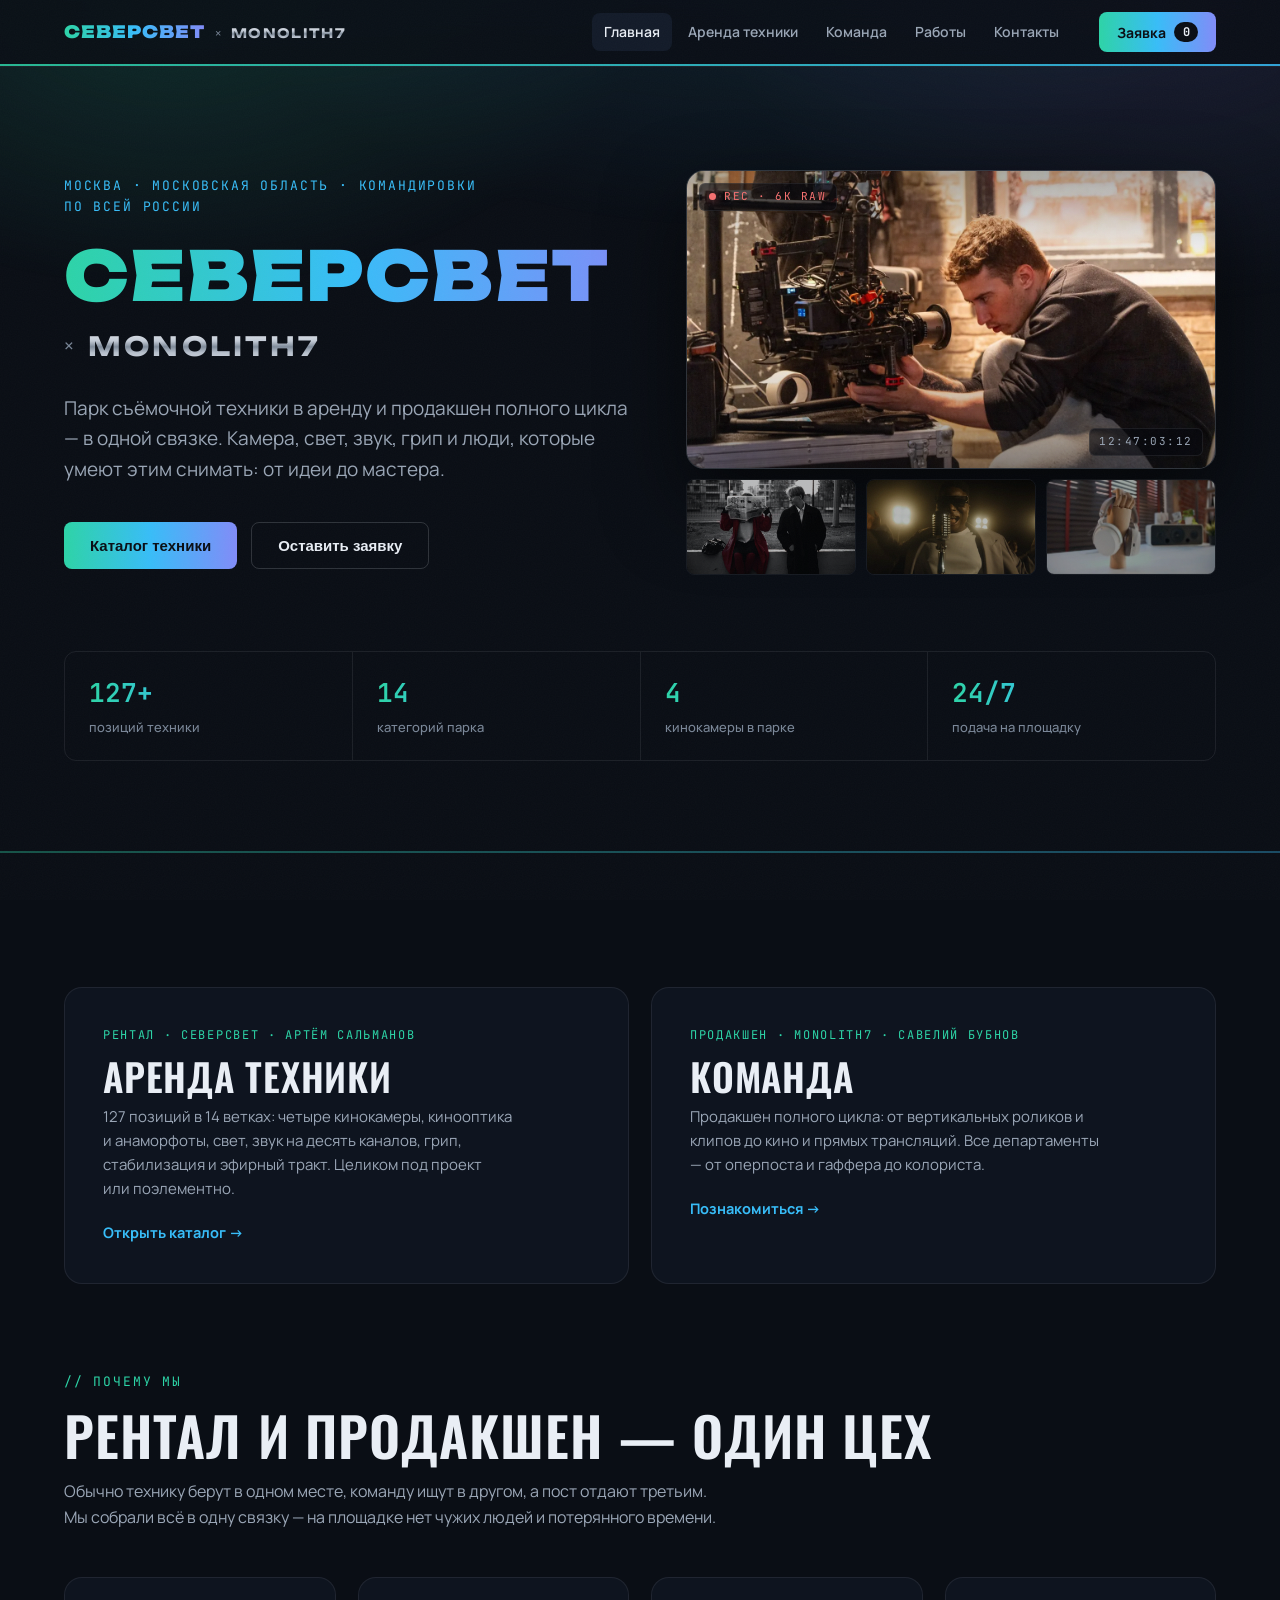
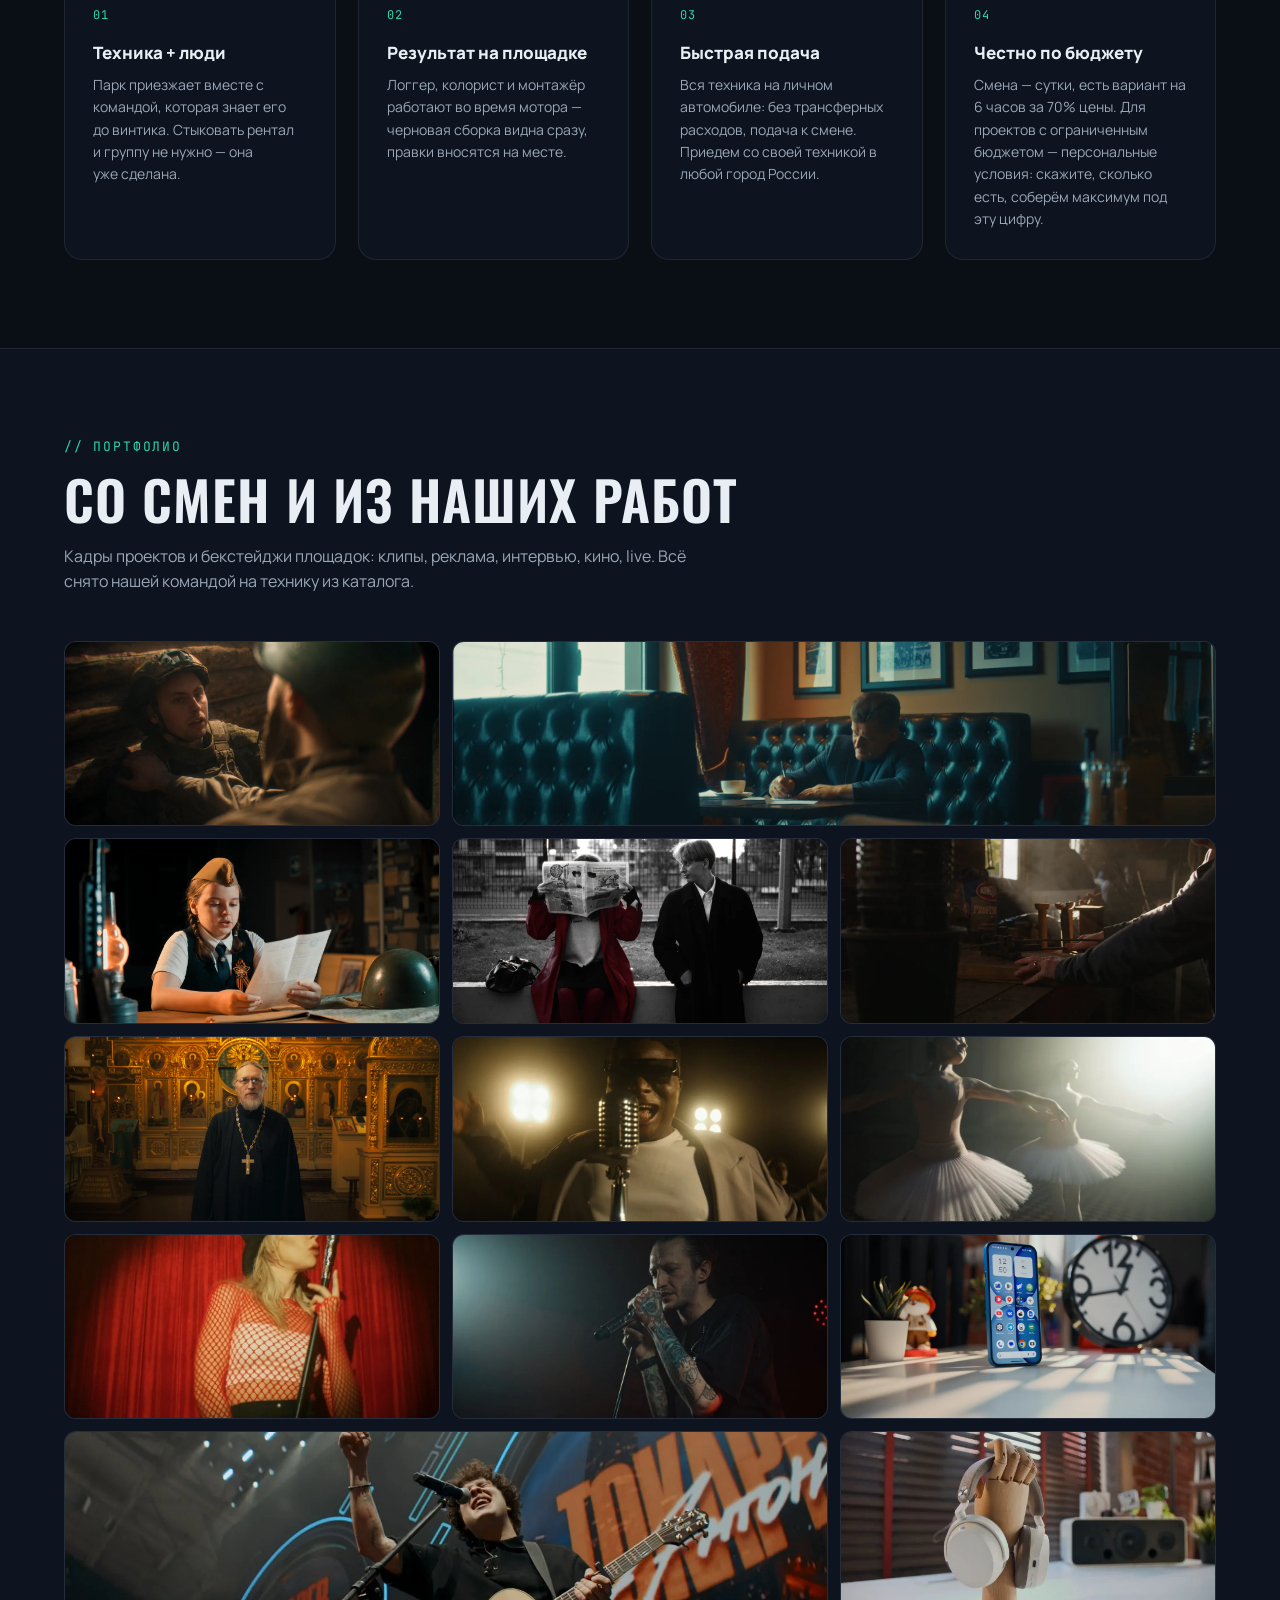
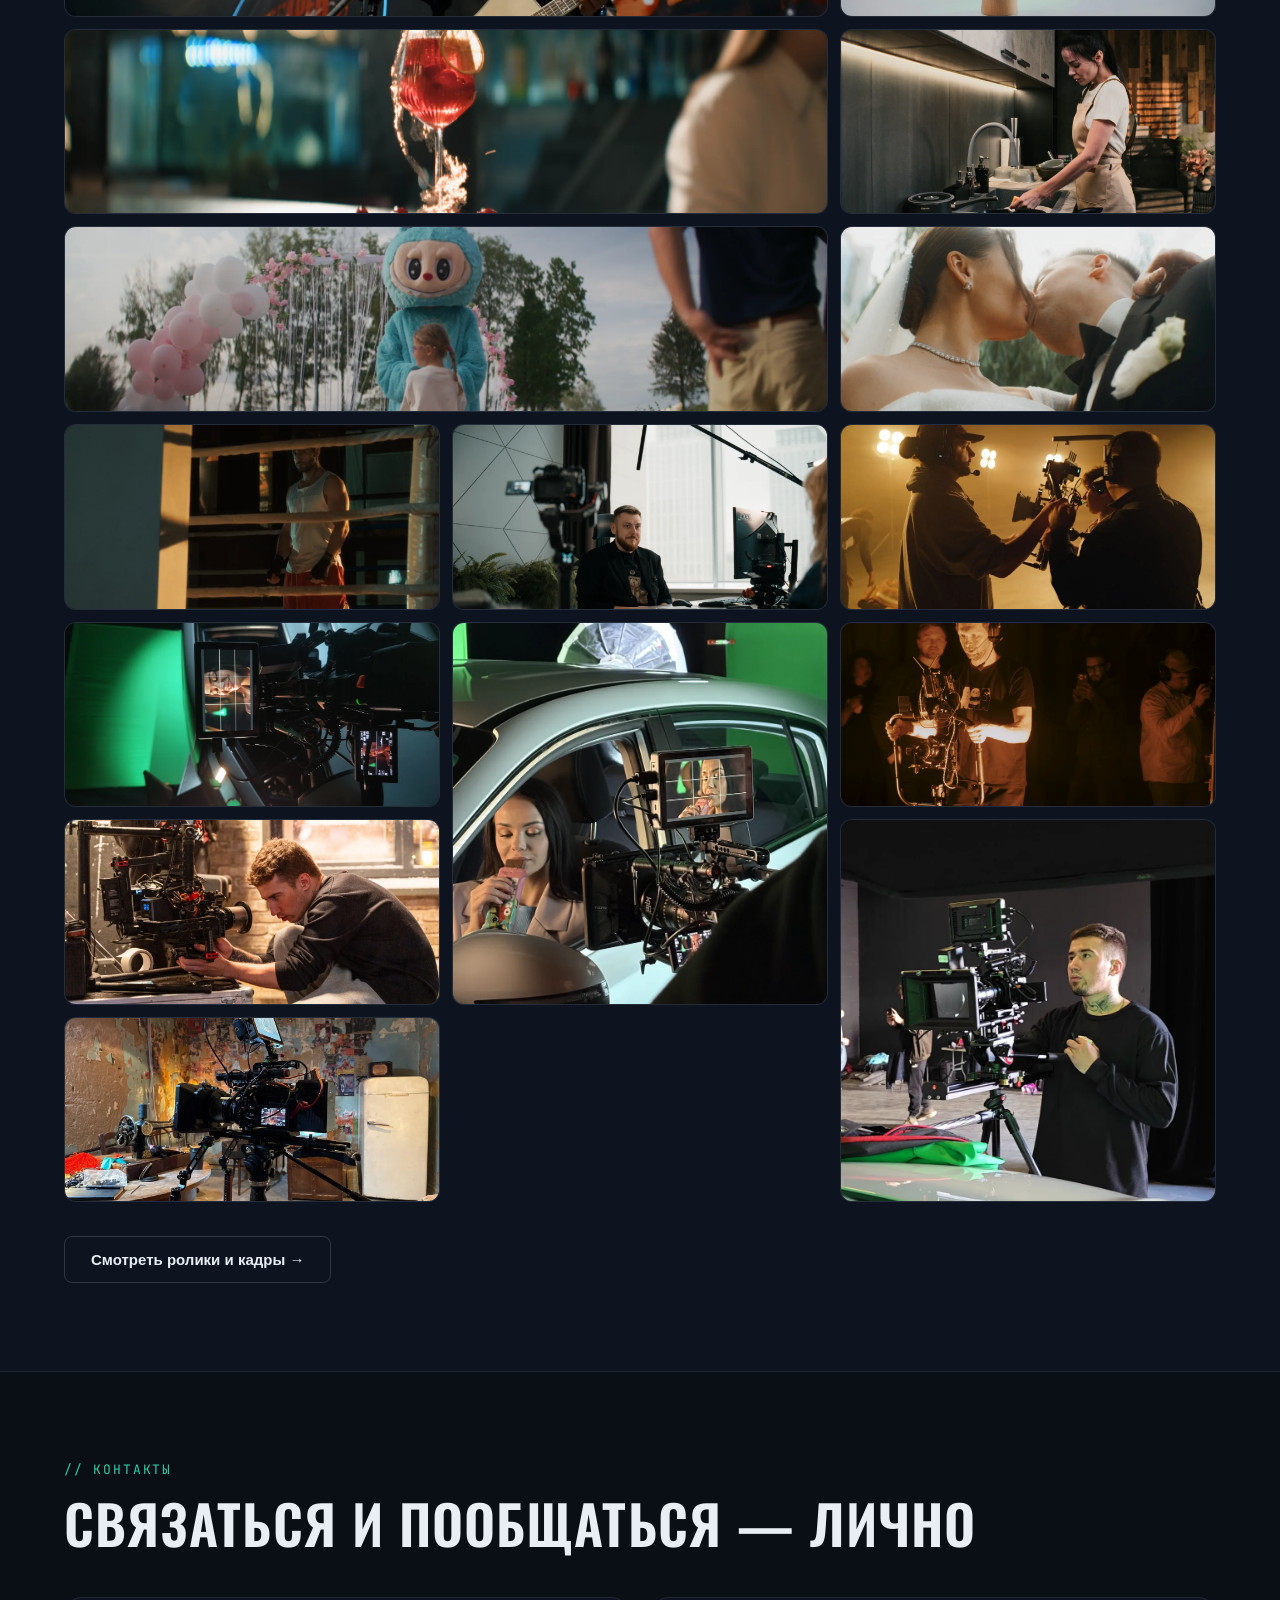
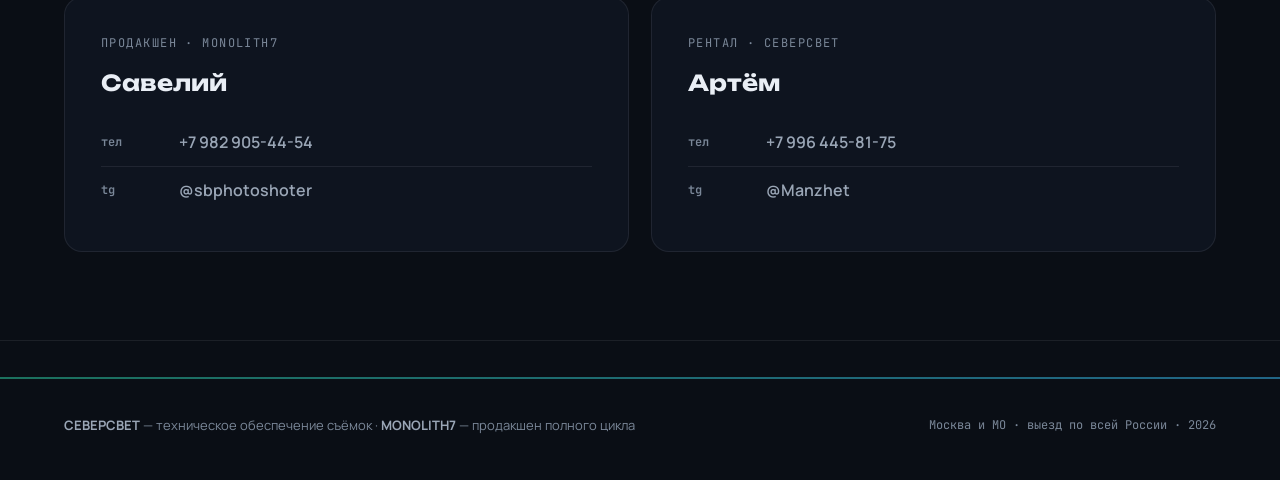
<file: index.html>
<!DOCTYPE html>
<html lang="ru">
<head>
<meta charset="UTF-8">
<meta name="viewport" content="width=device-width, initial-scale=1">
<title>Аренда съёмочной техники и видеопродакшен в Москве — СЕВЕРСВЕТ × MONOLITH7</title>
<meta name="description" content="Аренда съёмочной техники в Москве и МО: кинокамеры, анаморфотная оптика, свет, звук, грип, стабилизация — 127 позиций. MONOLITH7 — видеопродакшен полного цикла: клипы, реклама, имиджевые ролики, кино, трансляции. Доставка по Москве от 10 000 ₽ бесплатно.">
<meta name="keywords" content="аренда съёмочной техники, прокат видеооборудования Москва, аренда кинокамеры, прокат света для съёмки, аренда объективов, анаморфотная оптика в аренду, рентал кинотехники, аренда звукового оборудования, видеопродакшен Москва, съёмка клипа, съёмка рекламного ролика, имиджевый ролик, съёмочная группа в аренду">
<link rel="canonical" href="https://seversvet.github.io/">
<meta name="robots" content="index, follow, max-image-preview:large">
<meta name="geo.region" content="RU-MOS">
<meta name="geo.placename" content="Москва">
<meta property="og:title" content="СЕВЕРСВЕТ × MONOLITH7 — аренда съёмочной техники и продакшен">
<meta property="og:description" content="127 позиций техники в аренду и съёмочная группа полного цикла. Москва и МО, выезд по всей России.">
<meta property="og:type" content="website">
<meta property="og:url" content="https://seversvet.github.io/">
<meta property="og:site_name" content="СЕВЕРСВЕТ × MONOLITH7">
<meta property="og:locale" content="ru_RU">
<meta property="og:image" content="https://seversvet.github.io/assets/og-cover.jpg">
<meta property="og:image:width" content="1200">
<meta property="og:image:height" content="630">
<meta property="og:image:alt" content="СЕВЕРСВЕТ × MONOLITH7 — аренда съёмочной техники и продакшен полного цикла">
<meta name="twitter:card" content="summary_large_image">
<meta name="twitter:title" content="Аренда съёмочной техники и видеопродакшен в Москве">
<meta name="twitter:description" content="127 позиций техники в аренду и съёмочная группа полного цикла. Москва и МО, выезд по всей России.">
<meta name="twitter:image" content="https://seversvet.github.io/assets/og-cover.jpg">
<meta name="theme-color" content="#0A0E15">
<link rel="icon" href="data:image/svg+xml,%3Csvg xmlns='http://www.w3.org/2000/svg' viewBox='0 0 32 32'%3E%3Cdefs%3E%3ClinearGradient id='a' x1='0' y1='0' x2='1' y2='1'%3E%3Cstop offset='0' stop-color='%232DD4A7'/%3E%3Cstop offset='.5' stop-color='%2338BDF8'/%3E%3Cstop offset='1' stop-color='%23818CF8'/%3E%3C/linearGradient%3E%3C/defs%3E%3Crect width='32' height='32' rx='7' fill='%230A0E15'/%3E%3Cpath d='M7 24 L13 8 L16 17 L19 8 L25 24' fill='none' stroke='url(%23a)' stroke-width='2.6' stroke-linecap='round' stroke-linejoin='round'/%3E%3C/svg%3E">
<link rel="preconnect" href="https://fonts.googleapis.com">
<link rel="preconnect" href="https://fonts.gstatic.com" crossorigin>
<link href="https://fonts.googleapis.com/css2?family=Unbounded:wght@500;700;900&family=Manrope:wght@400;500;600;700;800&family=JetBrains+Mono:wght@400;600&family=Oswald:wght@500;600&display=swap" rel="stylesheet">
<link rel="stylesheet" href="assets/style.css?v=12">
</head>
<body>

<header>
  <div class="wrap nav">
    <a class="brand" href="index.html" aria-label="СЕВЕРСВЕТ и MONOLITH7 — на главную">
      <span class="sv">СЕВЕРСВЕТ</span><span class="x">×</span><span class="m7">MONOLITH7</span>
    </a>
    <nav class="nav-links" id="nav-links">
      <a href="index.html" class="here">Главная</a>
      <a href="tech.html">Аренда техники</a>
      <a href="team.html">Команда</a>
      <a href="works.html">Работы</a>
      <a href="#contacts">Контакты</a>
    </nav>
    <button class="burger" id="burger" aria-label="Меню">☰</button>
    <button class="cart-btn" onclick="location.href='tech.html#request'">
      <span class="cart-word">Заявка</span> <span class="cart-count" id="cart-count">0</span>
    </button>
  </div>
  <div class="aurora-line"></div>
</header>

<main id="top">

<!-- HERO -->
<section class="hero">
  <div class="hero-sky" aria-hidden="true"></div>
  <div class="wrap hero-grid">
    <div class="hero-copy">
      <div class="hero-loc">Москва · Московская область · командировки по всей России</div>
      <h1>СЕВЕРСВЕТ</h1>
      <div class="sub-brand">
        <span class="x">×</span><span class="m7big">MONOLITH7</span>
      </div>
      <p class="lede">Парк съёмочной техники в аренду и продакшен полного цикла — в одной связке.
      Камера, свет, звук, грип и люди, которые умеют этим снимать: от идеи до мастера.</p>
      <div class="hero-cta">
        <button class="btn btn-primary" onclick="location.href='tech.html'">Каталог техники</button>
        <button class="btn btn-ghost" onclick="location.href='tech.html#request'">Оставить заявку</button>
      </div>
    </div>

    <div class="hero-frame">
      <figure class="hf-main">
        <img src="assets/work/f48.webp" alt="Оператор собирает кинокамеру на гимбале DJI RS4 на съёмочной смене" width="1280" height="720" fetchpriority="high">
        <span class="hf-rec"><i class="dot"></i>REC · 6K RAW</span>
        <span class="hf-tc">12:47:03:12</span>
      </figure>
      <div class="hf-strip">
        <a href="works.html" aria-label="Работы: кино и постановка"><img src="assets/work/f21.webp" alt="Кадр постановочной сцены в нуарном свете" width="1280" height="720" loading="lazy"></a>
        <a href="works.html" aria-label="Работы: клипы и сцена"><img src="assets/work/f53-1.webp" alt="Съёмка вокалиста у ретро-микрофона" width="1080" height="633" loading="lazy"></a>
        <a href="works.html" aria-label="Работы: реклама и продукт"><img src="assets/work/f57-1.webp" alt="Предметная съёмка наушников для рекламного ролика" width="720" height="401" loading="lazy"></a>
      </div>
    </div>

    <div class="hero-stats">
      <div><b id="stat-items">126+</b><span>позиций техники</span></div>
      <div><b id="stat-cats">14</b><span>категорий парка</span></div>
      <div><b>4</b><span>кинокамеры в парке</span></div>
      <div><b>24/7</b><span>подача на площадку</span></div>
    </div>
  </div>
</section>

<hr class="aurora-line" style="opacity:.35">

<!-- ВОРОТА В РАЗДЕЛЫ -->
<section style="padding-bottom:44px">
  <div class="wrap">
    <div class="gates">
      <a class="gate" href="tech.html">
        <span class="g-tag">Рентал · СЕВЕРСВЕТ · Артём Сальманов</span>
        <h3>Аренда техники</h3>
        <p>127 позиций в 14 ветках: четыре кинокамеры, кинооптика и анаморфоты, свет, звук на десять каналов,
        грип, стабилизация и эфирный тракт. Целиком под проект или поэлементно.</p>
        <span class="g-cta">Открыть каталог →</span>
      </a>
      <a class="gate" href="team.html">
        <span class="g-tag">Продакшен · MONOLITH7 · Савелий Бубнов</span>
        <h3>Команда</h3>
        <p>Продакшен полного цикла: от вертикальных роликов и клипов до кино и прямых трансляций.
        Все департаменты — от оперпоста и гаффера до колориста.</p>
        <span class="g-cta">Познакомиться →</span>
      </a>
    </div>
  </div>
</section>

<!-- ФИШКИ -->
<section style="padding-top:44px">
  <div class="wrap">
    <div class="sec-tag">// Почему мы</div>
    <h2 class="sec-title">Рентал и продакшен — один цех</h2>
    <p class="sec-sub">Обычно технику берут в одном месте, команду ищут в другом, а пост отдают третьим.
    Мы собрали всё в одну связку — на площадке нет чужих людей и потерянного времени.</p>
    <div class="features">
      <div class="feature">
        <span class="f-num">01</span>
        <h3>Техника + люди</h3>
        <p>Парк приезжает вместе с командой, которая знает его до винтика. Стыковать рентал и группу не нужно — она уже сделана.</p>
      </div>
      <div class="feature">
        <span class="f-num">02</span>
        <h3>Результат на площадке</h3>
        <p>Логгер, колорист и монтажёр работают во время мотора — черновая сборка видна сразу, правки вносятся на месте.</p>
      </div>
      <div class="feature">
        <span class="f-num">03</span>
        <h3>Быстрая подача</h3>
        <p>Вся техника на личном автомобиле: без трансферных расходов, подача к смене. Приедем со своей техникой в любой город России.</p>
      </div>
      <div class="feature">
        <span class="f-num">04</span>
        <h3>Честно по бюджету</h3>
        <p>Смена — сутки, есть вариант на 6 часов за 70% цены. Для проектов с ограниченным бюджетом — персональные условия: скажите, сколько есть, соберём максимум под эту цифру.</p>
      </div>
    </div>
  </div>
</section>

<!-- СО СМЕН -->
<section id="bts-section" style="background:var(--night-2);border-top:1px solid var(--hairline);border-bottom:1px solid var(--hairline)">
  <div class="wrap">
    <div class="sec-tag">// Портфолио</div>
    <h2 class="sec-title">Со смен и из наших работ</h2>
    <p class="sec-sub">Кадры проектов и бекстейджи площадок: клипы, реклама, интервью, кино, live.
    Всё снято нашей командой на технику из каталога.</p>
    <div class="bts-grid" id="bts-grid"></div>
    <div class="hero-cta" style="margin-top:34px">
      <button class="btn btn-ghost" onclick="location.href='works.html'">Смотреть ролики и кадры →</button>
    </div>
  </div>
</section>

<!-- КОНТАКТЫ -->
<section id="contacts">
  <div class="wrap">
    <div class="sec-tag">// Контакты</div>
    <h2 class="sec-title">Связаться и пообщаться — лично</h2>
    <div class="contacts">
      <div class="contact">
        <div class="c-role">Продакшен · MONOLITH7</div>
        <h3>Савелий</h3>
        <a href="tel:+79829054454"><span class="ic">тел</span>+7 982 905-44-54</a>
        <a href="https://t.me/sbphotoshoter" target="_blank" rel="noopener"><span class="ic">tg</span>@sbphotoshoter</a>
      </div>
      <div class="contact">
        <div class="c-role">Рентал · СЕВЕРСВЕТ</div>
        <h3>Артём</h3>
        <a href="tel:+79964458175"><span class="ic">тел</span>+7 996 445-81-75</a>
        <a href="https://t.me/Manzhet" target="_blank" rel="noopener"><span class="ic">tg</span>@Manzhet</a>
      </div>
    </div>
  </div>
</section>

</main>

<footer>
  <hr class="aurora-line" style="margin-bottom:36px;opacity:.5">
  <div class="wrap">
    <div class="fine"><b>СЕВЕРСВЕТ</b> — техническое обеспечение съёмок · <b>MONOLITH7</b> — продакшен полного цикла</div>
    <div class="right">Москва и МО · выезд по всей России · 2026</div>
  </div>
</footer>

<div class="toast" id="toast"></div>
<script type="application/ld+json">
{
  "@context": "https://schema.org",
  "@graph": [
    {
      "@type": "LocalBusiness",
      "@id": "https://seversvet.github.io/#business",
      "name": "СЕВЕРСВЕТ × MONOLITH7",
      "alternateName": ["СЕВЕРСВЕТ", "MONOLITH7"],
      "description": "Аренда съёмочной техники и видеопродакшен полного цикла: кинокамеры, оптика, свет, звук, грип, съёмочная группа.",
      "url": "https://seversvet.github.io/",
      "image": "https://seversvet.github.io/assets/og-cover.jpg",
      "telephone": "+7-996-445-81-75",
      "priceRange": "₽₽",
      "currenciesAccepted": "RUB",
      "paymentAccepted": "Наличные, банковский перевод",
      "address": { "@type": "PostalAddress", "addressLocality": "Москва", "addressRegion": "Московская область", "addressCountry": "RU" },
      "geo": { "@type": "GeoCoordinates", "latitude": 55.755826, "longitude": 37.6173 },
      "openingHoursSpecification": [
        { "@type": "OpeningHoursSpecification", "dayOfWeek": ["Monday","Tuesday","Wednesday","Thursday","Friday","Saturday","Sunday"], "opens": "08:00", "closes": "23:00" }
      ],
      "knowsLanguage": "ru",
      "slogan": "Техника и команда — один цех",
      "areaServed": [
        { "@type": "City", "name": "Москва" },
        { "@type": "AdministrativeArea", "name": "Московская область" },
        { "@type": "Country", "name": "Россия" }
      ],
      "sameAs": ["https://t.me/Manzhet", "https://t.me/sbphotoshoter"],
      "makesOffer": [
        { "@type": "Offer", "name": "Аренда съёмочной техники", "url": "https://seversvet.github.io/tech.html" },
        { "@type": "Offer", "name": "Видеопродакшен полного цикла", "url": "https://seversvet.github.io/team.html" }
      ]
    },
    {
      "@type": "WebSite",
      "@id": "https://seversvet.github.io/#website",
      "url": "https://seversvet.github.io/",
      "name": "СЕВЕРСВЕТ × MONOLITH7",
      "inLanguage": "ru-RU",
      "publisher": { "@id": "https://seversvet.github.io/#business" }
    }
  ]
}
</script>
<script src="assets/catalog.js?v=12"></script>
<script src="assets/portfolio.js?v=12"></script>
<script src="assets/app.js?v=12"></script>
</body>
</html>
</file>
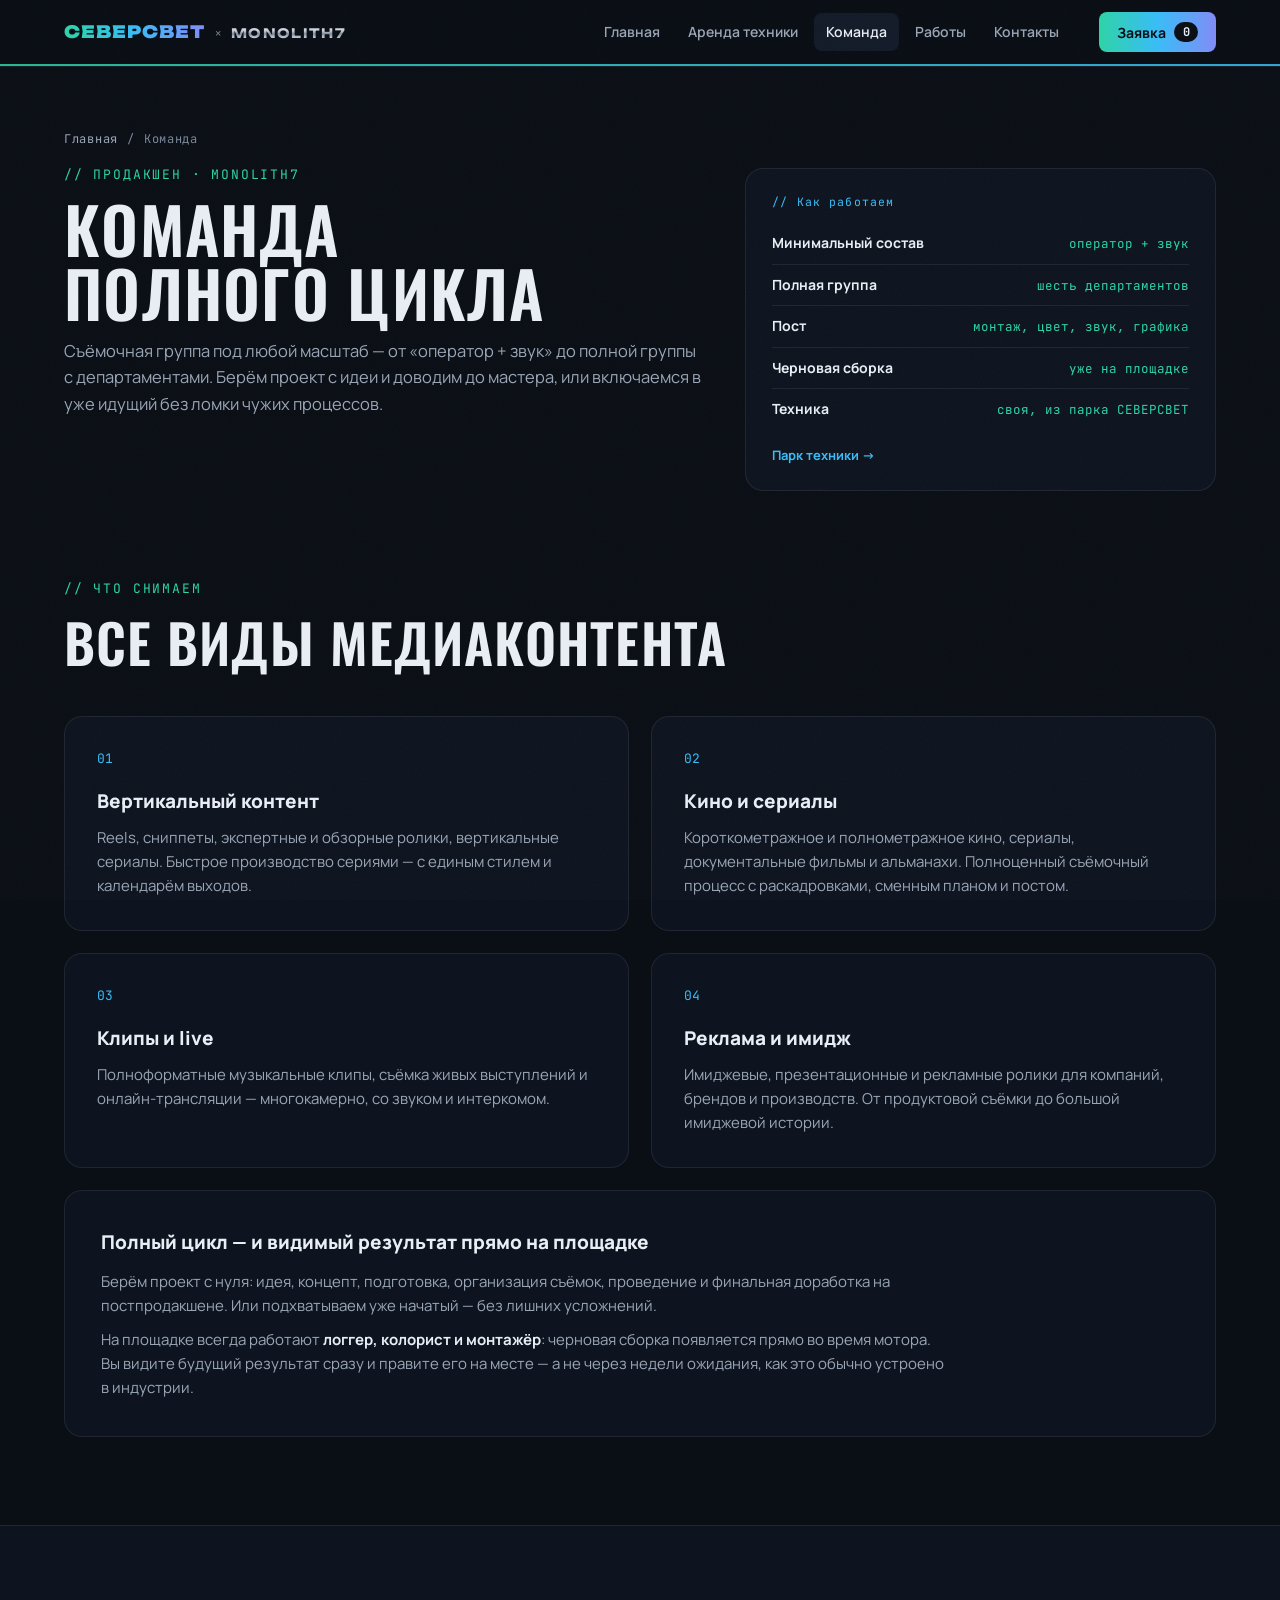
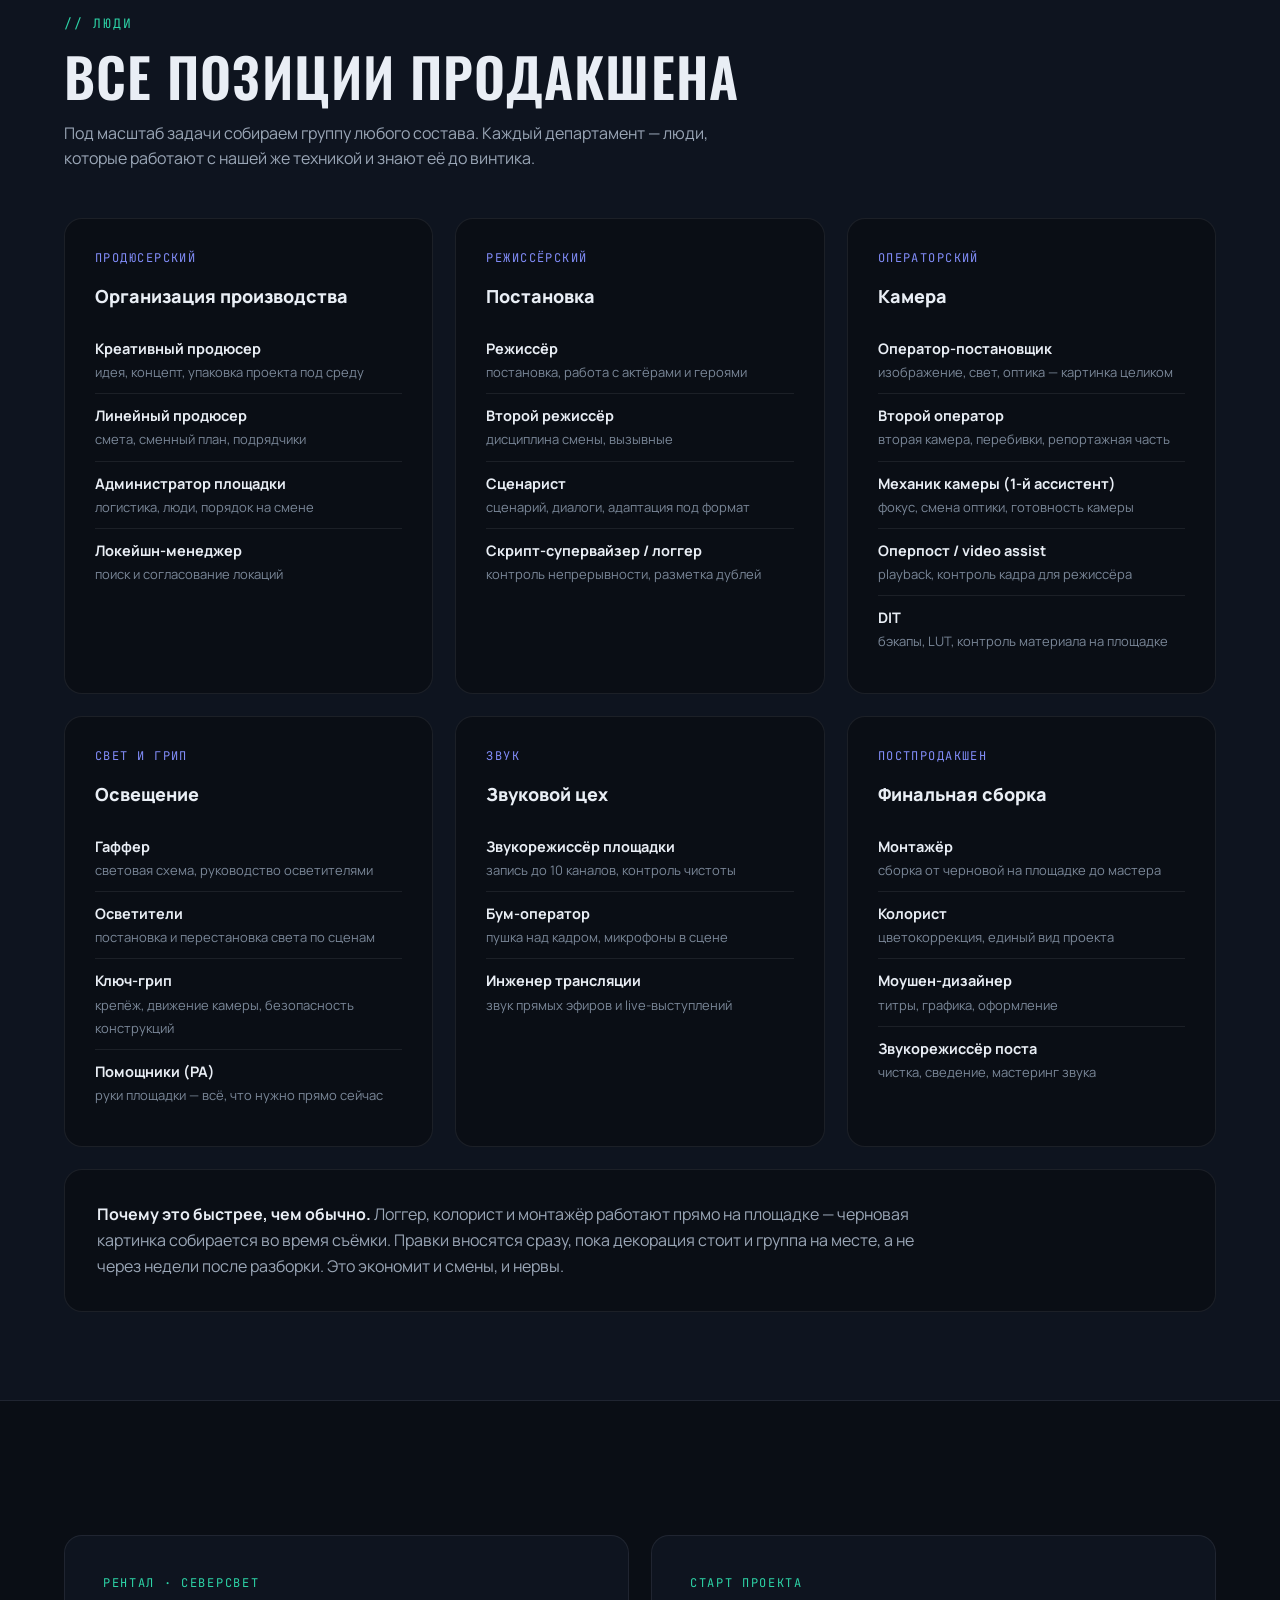
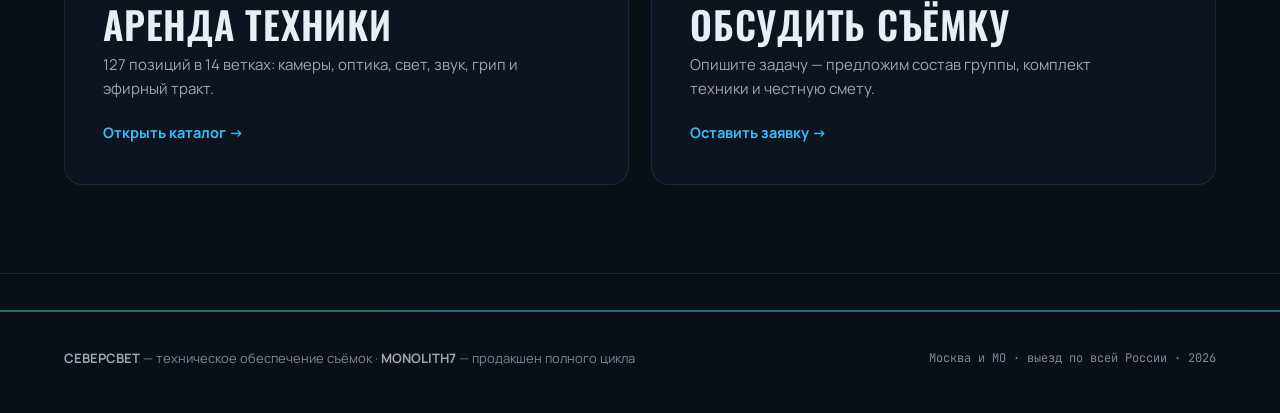
<file: team.html>
<!DOCTYPE html>
<html lang="ru">
<head>
<meta charset="UTF-8">
<meta name="viewport" content="width=device-width, initial-scale=1">
<title>Видеопродакшен в Москве — съёмка клипов, рекламы, кино | MONOLITH7</title>
<meta name="description" content="Съёмочная группа полного цикла в Москве: режиссёр, оператор, гаффер, звукорежиссёр, монтаж и цвет. Снимаем клипы, рекламные и имиджевые ролики, короткий метр, интервью и трансляции — со своей техникой из парка СЕВЕРСВЕТ.">
<meta name="keywords" content="видеопродакшен Москва, съёмка клипа, съёмка рекламного ролика, имиджевый ролик под ключ, съёмочная группа аренда, оператор с камерой Москва, видеосъёмка мероприятий, монтаж и цветокоррекция, продакшен полного цикла">
<link rel="canonical" href="https://seversvet.github.io/team.html">
<meta name="robots" content="index, follow, max-image-preview:large">
<meta property="og:title" content="Видеопродакшен полного цикла — MONOLITH7">
<meta property="og:description" content="Клипы, реклама, имиджевые ролики, кино и трансляции. Группа со своей техникой, Москва и вся Россия.">
<meta property="og:type" content="website">
<meta property="og:url" content="https://seversvet.github.io/team.html">
<meta property="og:image" content="https://seversvet.github.io/assets/og-cover.jpg">
<meta property="og:image:width" content="1200">
<meta property="og:image:height" content="630">
<meta property="og:image:alt" content="MONOLITH7 — съёмочная группа полного цикла на площадке">
<meta property="og:site_name" content="СЕВЕРСВЕТ × MONOLITH7">
<meta property="og:locale" content="ru_RU">
<meta name="twitter:card" content="summary_large_image">
<meta name="twitter:title" content="Видеопродакшен полного цикла в Москве — MONOLITH7">
<meta name="twitter:description" content="Клипы, реклама, имиджевые ролики, кино и трансляции. Группа со своей техникой, Москва и вся Россия.">
<meta name="twitter:image" content="https://seversvet.github.io/assets/og-cover.jpg">
<meta name="theme-color" content="#0A0E15">
<link rel="icon" href="data:image/svg+xml,%3Csvg xmlns='http://www.w3.org/2000/svg' viewBox='0 0 32 32'%3E%3Cdefs%3E%3ClinearGradient id='a' x1='0' y1='0' x2='1' y2='1'%3E%3Cstop offset='0' stop-color='%232DD4A7'/%3E%3Cstop offset='.5' stop-color='%2338BDF8'/%3E%3Cstop offset='1' stop-color='%23818CF8'/%3E%3C/linearGradient%3E%3C/defs%3E%3Crect width='32' height='32' rx='7' fill='%230A0E15'/%3E%3Cpath d='M7 24 L13 8 L16 17 L19 8 L25 24' fill='none' stroke='url(%23a)' stroke-width='2.6' stroke-linecap='round' stroke-linejoin='round'/%3E%3C/svg%3E">
<link rel="preconnect" href="https://fonts.googleapis.com">
<link rel="preconnect" href="https://fonts.gstatic.com" crossorigin>
<link href="https://fonts.googleapis.com/css2?family=Unbounded:wght@500;700;900&family=Manrope:wght@400;500;600;700;800&family=JetBrains+Mono:wght@400;600&family=Oswald:wght@500;600&display=swap" rel="stylesheet">
<link rel="stylesheet" href="assets/style.css?v=12">
</head>
<body>

<header>
  <div class="wrap nav">
    <a class="brand" href="index.html" aria-label="СЕВЕРСВЕТ и MONOLITH7 — на главную">
      <span class="sv">СЕВЕРСВЕТ</span><span class="x">×</span><span class="m7">MONOLITH7</span>
    </a>
    <nav class="nav-links" id="nav-links">
      <a href="index.html">Главная</a>
      <a href="tech.html">Аренда техники</a>
      <a href="team.html" class="here">Команда</a>
      <a href="works.html">Работы</a>
      <a href="index.html#contacts">Контакты</a>
    </nav>
    <button class="burger" id="burger" aria-label="Меню">☰</button>
    <button class="cart-btn" onclick="location.href='tech.html#request'">
      <span class="cart-word">Заявка</span> <span class="cart-count" id="cart-count">0</span>
    </button>
  </div>
  <div class="aurora-line"></div>
</header>

<main>

<section class="page-hero">
  <div class="wrap hero-split">
    <div>
      <nav class="crumbs" aria-label="Хлебные крошки">
        <a href="index.html">Главная</a><span>/</span><b>Команда</b>
      </nav>
      <div class="sec-tag">// Продакшен · MONOLITH7</div>
      <h1>Команда полного цикла</h1>
      <p class="lede">Съёмочная группа под любой масштаб — от «оператор + звук» до полной группы с департаментами.
      Берём проект с идеи и доводим до мастера, или включаемся в уже идущий без ломки чужих процессов.</p>
    </div>
    <aside class="terms-card" aria-label="Как устроена работа">
      <div class="tc-tag">// Как работаем</div>
      <ul>
        <li><b>Минимальный состав</b><span>оператор + звук</span></li>
        <li><b>Полная группа</b><span>шесть департаментов</span></li>
        <li><b>Пост</b><span>монтаж, цвет, звук, графика</span></li>
        <li><b>Черновая сборка</b><span>уже на площадке</span></li>
        <li><b>Техника</b><span>своя, из парка СЕВЕРСВЕТ</span></li>
      </ul>
      <a class="tc-link" href="tech.html">Парк техники →</a>
    </aside>
  </div>
</section>

<!-- УСЛУГИ -->
<section id="services" style="padding-top:44px">
  <div class="wrap">
    <div class="sec-tag">// Что снимаем</div>
    <h2 class="sec-title">Все виды медиаконтента</h2>
    <div class="services">
      <div class="svc">
        <span class="num">01</span>
        <h3>Вертикальный контент</h3>
        <p>Reels, сниппеты, экспертные и обзорные ролики, вертикальные сериалы.
        Быстрое производство сериями — с единым стилем и календарём выходов.</p>
      </div>
      <div class="svc">
        <span class="num">02</span>
        <h3>Кино и сериалы</h3>
        <p>Короткометражное и полнометражное кино, сериалы, документальные фильмы и альманахи.
        Полноценный съёмочный процесс с раскадровками, сменным планом и постом.</p>
      </div>
      <div class="svc">
        <span class="num">03</span>
        <h3>Клипы и live</h3>
        <p>Полноформатные музыкальные клипы, съёмка живых выступлений и онлайн-трансляции —
        многокамерно, со звуком и интеркомом.</p>
      </div>
      <div class="svc">
        <span class="num">04</span>
        <h3>Реклама и имидж</h3>
        <p>Имиджевые, презентационные и рекламные ролики для компаний, брендов и производств.
        От продуктовой съёмки до большой имиджевой истории.</p>
      </div>
    </div>
    <div class="cycle">
      <h3>Полный цикл — и видимый результат прямо на площадке</h3>
      <p>Берём проект с нуля: идея, концепт, подготовка, организация съёмок, проведение и финальная доработка на постпродакшене.
      Или подхватываем уже начатый — без лишних усложнений.</p>
      <p>На площадке всегда работают <b>логгер, колорист и монтажёр</b>: черновая сборка появляется прямо во время мотора.
      Вы видите будущий результат сразу и правите его на месте — а не через недели ожидания, как это обычно устроено в индустрии.</p>
    </div>
  </div>
</section>

<!-- КОМАНДА -->
<section id="crew" style="background:var(--night-2);border-top:1px solid var(--hairline);border-bottom:1px solid var(--hairline)">
  <div class="wrap">
    <div class="sec-tag">// Люди</div>
    <h2 class="sec-title">Все позиции продакшена</h2>
    <p class="sec-sub">Под масштаб задачи собираем группу любого состава.
    Каждый департамент — люди, которые работают с нашей же техникой и знают её до винтика.</p>
    <div class="crew">
      <div class="dept" style="background:var(--night)">
        <div class="d-tag">Продюсерский</div>
        <h3>Организация производства</h3>
        <ul>
          <li><b>Креативный продюсер</b><span>идея, концепт, упаковка проекта под среду</span></li>
          <li><b>Линейный продюсер</b><span>смета, сменный план, подрядчики</span></li>
          <li><b>Администратор площадки</b><span>логистика, люди, порядок на смене</span></li>
          <li><b>Локейшн-менеджер</b><span>поиск и согласование локаций</span></li>
        </ul>
      </div>
      <div class="dept" style="background:var(--night)">
        <div class="d-tag">Режиссёрский</div>
        <h3>Постановка</h3>
        <ul>
          <li><b>Режиссёр</b><span>постановка, работа с актёрами и героями</span></li>
          <li><b>Второй режиссёр</b><span>дисциплина смены, вызывные</span></li>
          <li><b>Сценарист</b><span>сценарий, диалоги, адаптация под формат</span></li>
          <li><b>Скрипт-супервайзер / логгер</b><span>контроль непрерывности, разметка дублей</span></li>
        </ul>
      </div>
      <div class="dept" style="background:var(--night)">
        <div class="d-tag">Операторский</div>
        <h3>Камера</h3>
        <ul>
          <li><b>Оператор-постановщик</b><span>изображение, свет, оптика — картинка целиком</span></li>
          <li><b>Второй оператор</b><span>вторая камера, перебивки, репортажная часть</span></li>
          <li><b>Механик камеры (1-й ассистент)</b><span>фокус, смена оптики, готовность камеры</span></li>
          <li><b>Оперпост / video assist</b><span>playback, контроль кадра для режиссёра</span></li>
          <li><b>DIT</b><span>бэкапы, LUT, контроль материала на площадке</span></li>
        </ul>
      </div>
      <div class="dept" style="background:var(--night)">
        <div class="d-tag">Свет и грип</div>
        <h3>Освещение</h3>
        <ul>
          <li><b>Гаффер</b><span>световая схема, руководство осветителями</span></li>
          <li><b>Осветители</b><span>постановка и перестановка света по сценам</span></li>
          <li><b>Ключ-грип</b><span>крепёж, движение камеры, безопасность конструкций</span></li>
          <li><b>Помощники (PA)</b><span>руки площадки — всё, что нужно прямо сейчас</span></li>
        </ul>
      </div>
      <div class="dept" style="background:var(--night)">
        <div class="d-tag">Звук</div>
        <h3>Звуковой цех</h3>
        <ul>
          <li><b>Звукорежиссёр площадки</b><span>запись до 10 каналов, контроль чистоты</span></li>
          <li><b>Бум-оператор</b><span>пушка над кадром, микрофоны в сцене</span></li>
          <li><b>Инженер трансляции</b><span>звук прямых эфиров и live-выступлений</span></li>
        </ul>
      </div>
      <div class="dept" style="background:var(--night)">
        <div class="d-tag">Постпродакшен</div>
        <h3>Финальная сборка</h3>
        <ul>
          <li><b>Монтажёр</b><span>сборка от черновой на площадке до мастера</span></li>
          <li><b>Колорист</b><span>цветокоррекция, единый вид проекта</span></li>
          <li><b>Моушен-дизайнер</b><span>титры, графика, оформление</span></li>
          <li><b>Звукорежиссёр поста</b><span>чистка, сведение, мастеринг звука</span></li>
        </ul>
      </div>
    </div>
    <div class="crew-note" style="background:var(--night)">
      <p><b>Почему это быстрее, чем обычно.</b> Логгер, колорист и монтажёр работают прямо на площадке —
      черновая картинка собирается во время съёмки. Правки вносятся сразу, пока декорация стоит и группа на месте,
      а не через недели после разборки. Это экономит и смены, и нервы.</p>
    </div>
  </div>
</section>

<!-- CTA -->
<section>
  <div class="wrap">
    <div class="gates">
      <a class="gate" href="tech.html">
        <span class="g-tag">Рентал · СЕВЕРСВЕТ</span>
        <h3>Аренда техники</h3>
        <p>127 позиций в 14 ветках: камеры, оптика, свет, звук, грип и эфирный тракт.</p>
        <span class="g-cta">Открыть каталог →</span>
      </a>
      <a class="gate" href="tech.html#request">
        <span class="g-tag">Старт проекта</span>
        <h3>Обсудить съёмку</h3>
        <p>Опишите задачу — предложим состав группы, комплект техники и честную смету.</p>
        <span class="g-cta">Оставить заявку →</span>
      </a>
    </div>
  </div>
</section>

</main>

<footer>
  <hr class="aurora-line" style="margin-bottom:36px;opacity:.5">
  <div class="wrap">
    <div class="fine"><b>СЕВЕРСВЕТ</b> — техническое обеспечение съёмок · <b>MONOLITH7</b> — продакшен полного цикла</div>
    <div class="right">Москва и МО · выезд по всей России · 2026</div>
  </div>
</footer>

<div class="toast" id="toast"></div>
<script type="application/ld+json">
{
  "@context": "https://schema.org",
  "@type": "Service",
  "serviceType": "Видеопродакшен полного цикла",
  "name": "Видеопродакшен MONOLITH7 — съёмка клипов, рекламы, кино и трансляций",
  "description": "Съёмочная группа полного цикла в Москве: продюсирование, режиссура, операторская работа, свет, звук, монтаж и цветокоррекция. Своя техника из парка СЕВЕРСВЕТ.",
  "url": "https://seversvet.github.io/team.html",
  "image": "https://seversvet.github.io/assets/og-cover.jpg",
  "provider": { "@type": "Organization", "name": "MONOLITH7", "url": "https://seversvet.github.io/", "telephone": "+7-982-905-44-54" },
  "areaServed": [
    { "@type": "City", "name": "Москва" },
    { "@type": "AdministrativeArea", "name": "Московская область" },
    { "@type": "Country", "name": "Россия" }
  ],
  "hasOfferCatalog": {
    "@type": "OfferCatalog",
    "name": "Услуги продакшена",
    "itemListElement": [
      { "@type": "Offer", "name": "Съёмка музыкального клипа", "description": "Полноформатный клип: препродакшен, съёмка, монтаж и цвет." },
      { "@type": "Offer", "name": "Рекламный и имиджевый ролик", "description": "Ролики для брендов, компаний и производств — от продуктовой съёмки до имиджевого фильма." },
      { "@type": "Offer", "name": "Кино, сериалы, документальные фильмы", "description": "Короткий и полный метр, сериалы, документалистика — со сменным планом и постпродакшеном." },
      { "@type": "Offer", "name": "Интервью, подкасты и репортаж", "description": "Многокамерная съёмка разговорного жанра со звуком на 10 каналов." },
      { "@type": "Offer", "name": "Прямые трансляции и многокамерная съёмка", "description": "Эфирный тракт, ISO-запись каждой камеры, интерком на группу." },
      { "@type": "Offer", "name": "Вертикальный контент", "description": "Reels и вертикальные сериалы сериями, с единым стилем и календарём выходов." }
    ]
  }
}
</script>
<script type="application/ld+json">
{
  "@context": "https://schema.org",
  "@type": "BreadcrumbList",
  "itemListElement": [
    { "@type": "ListItem", "position": 1, "name": "Главная", "item": "https://seversvet.github.io/" },
    { "@type": "ListItem", "position": 2, "name": "Команда", "item": "https://seversvet.github.io/team.html" }
  ]
}
</script>
<script src="assets/catalog.js?v=12"></script>
<script src="assets/app.js?v=12"></script>
</body>
</html>
</file>
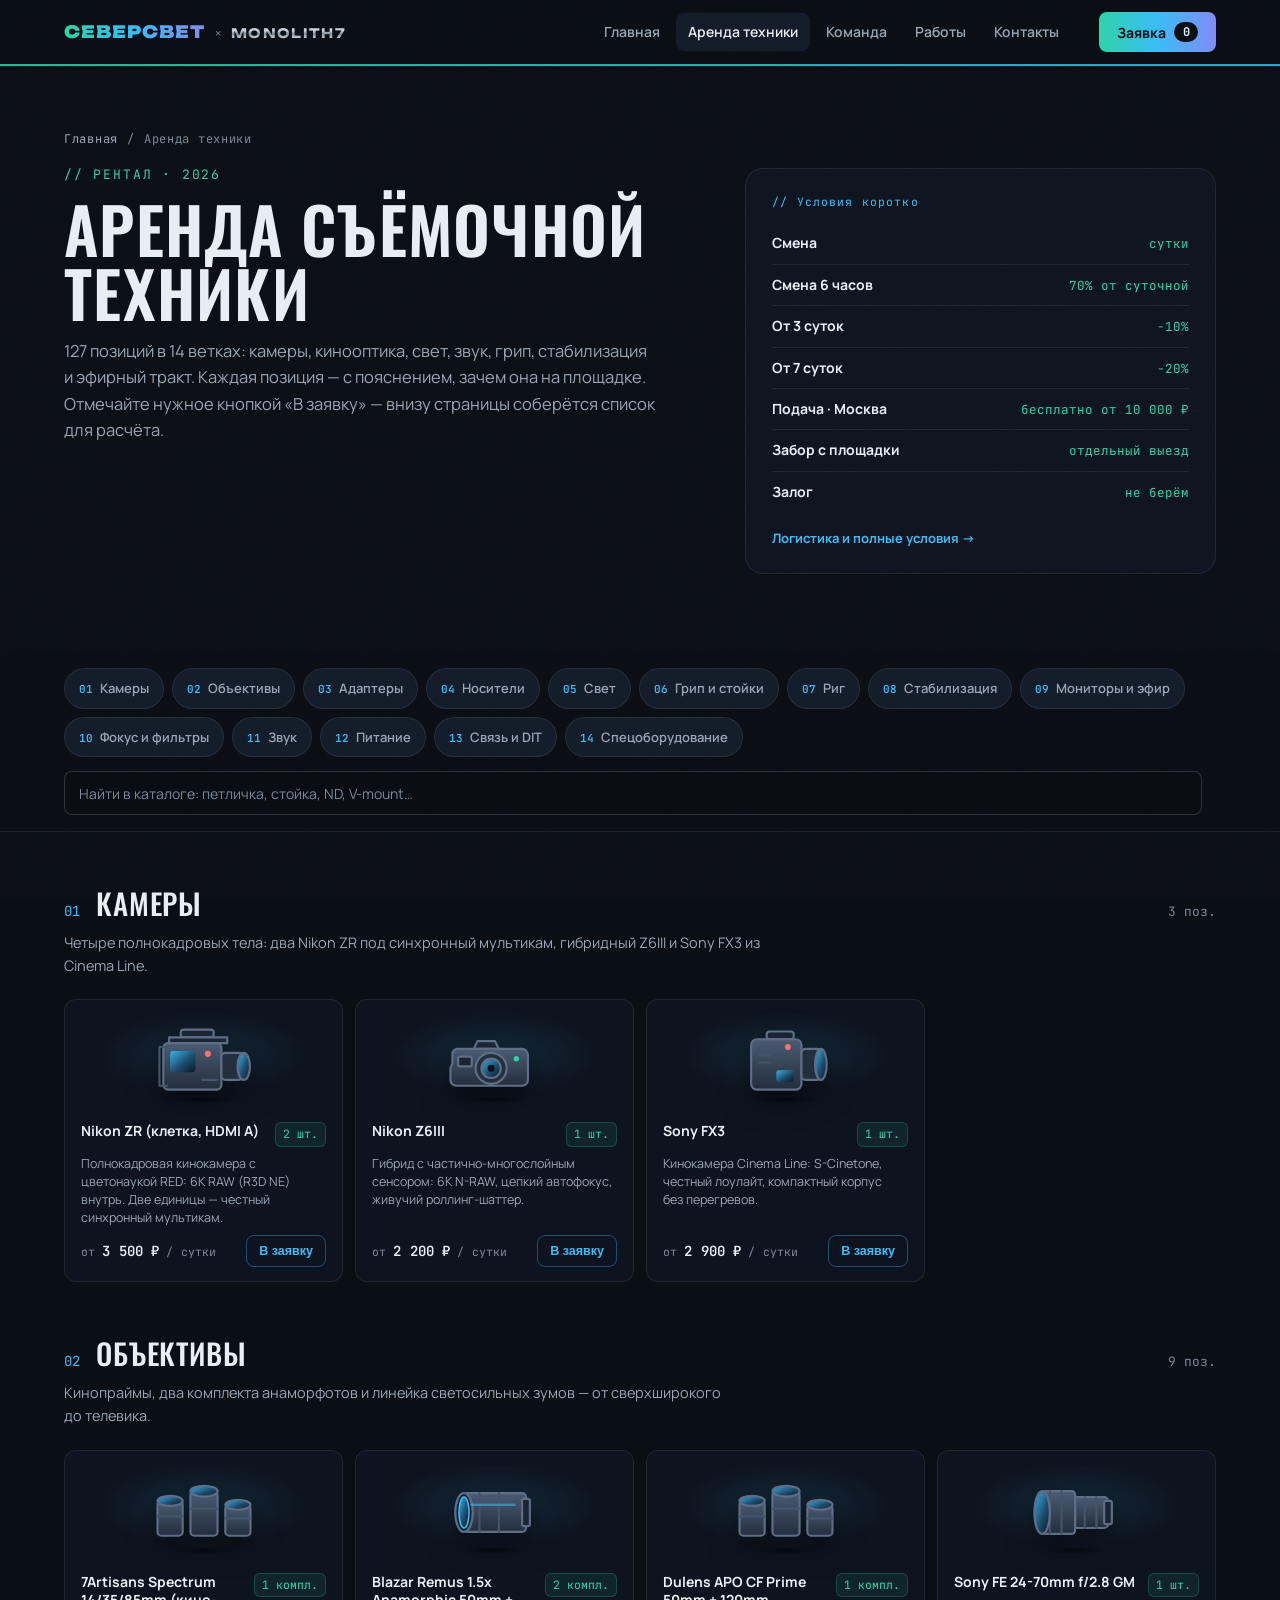
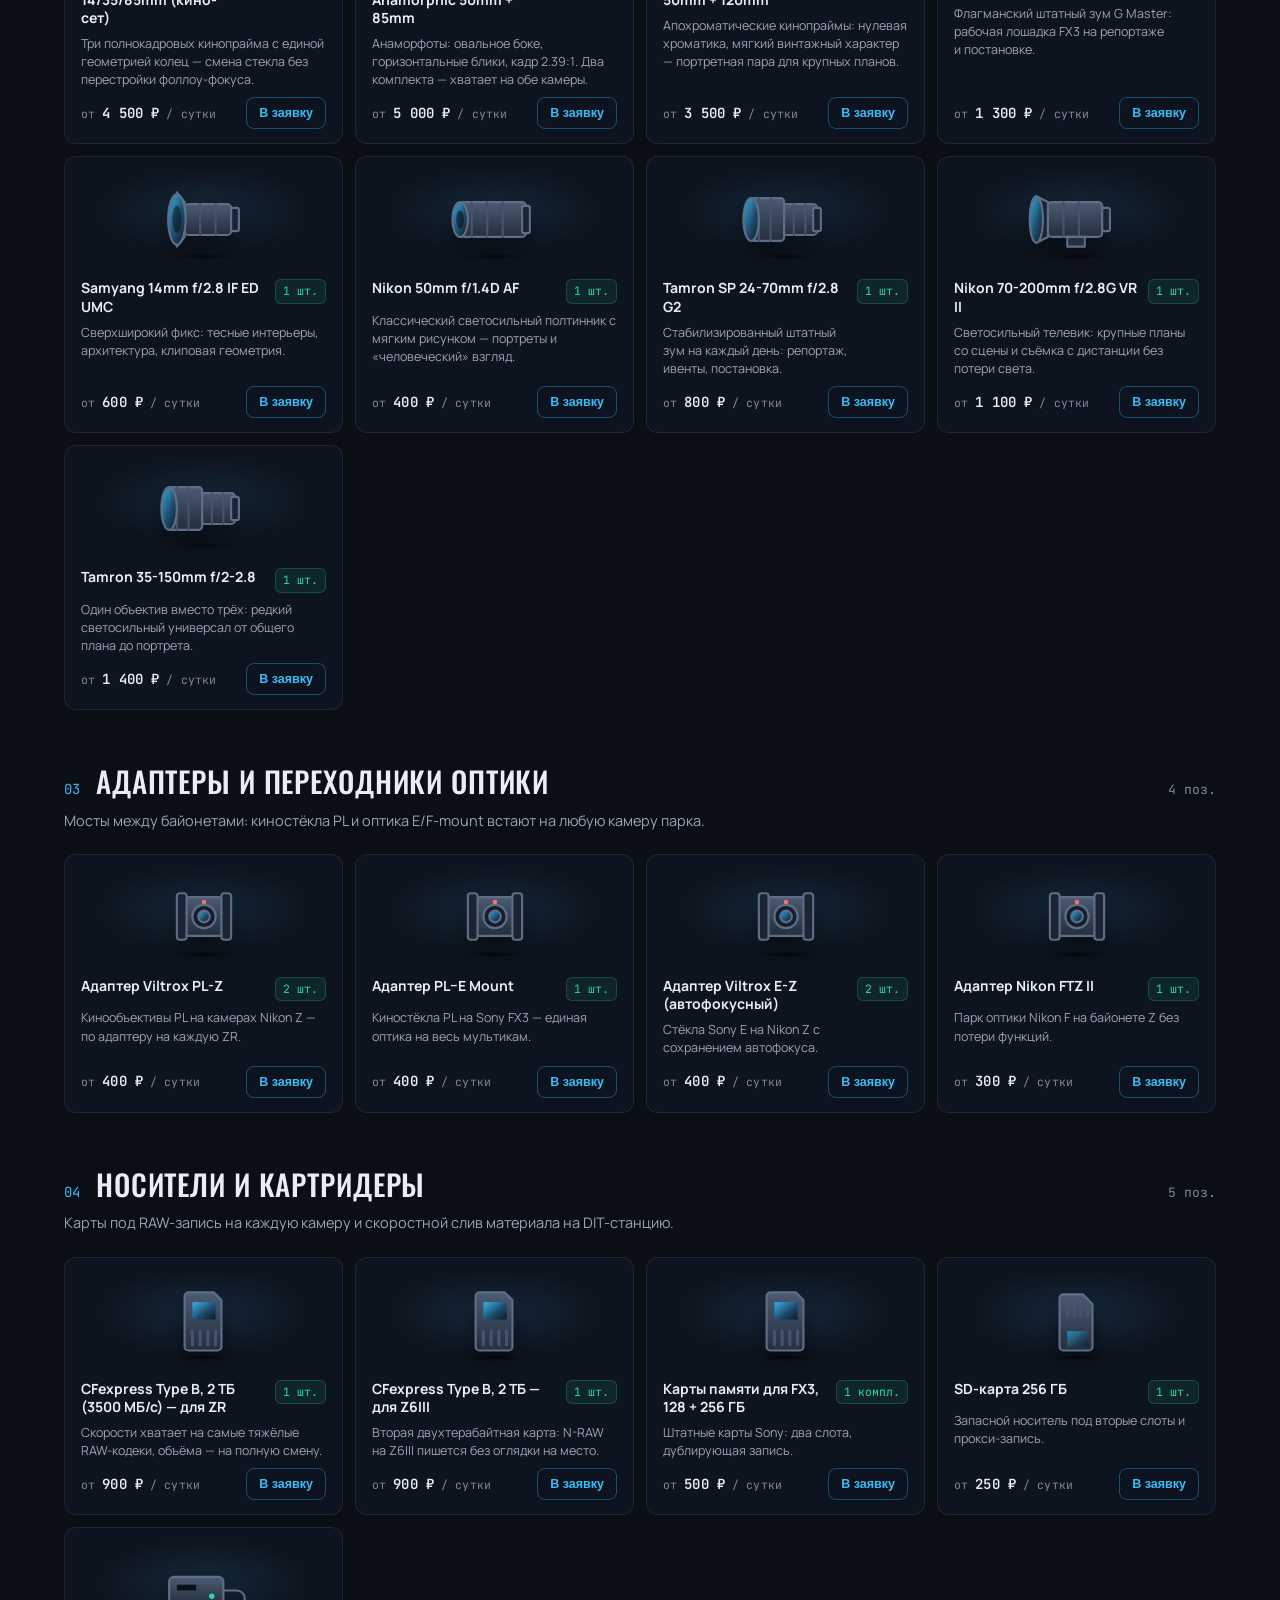
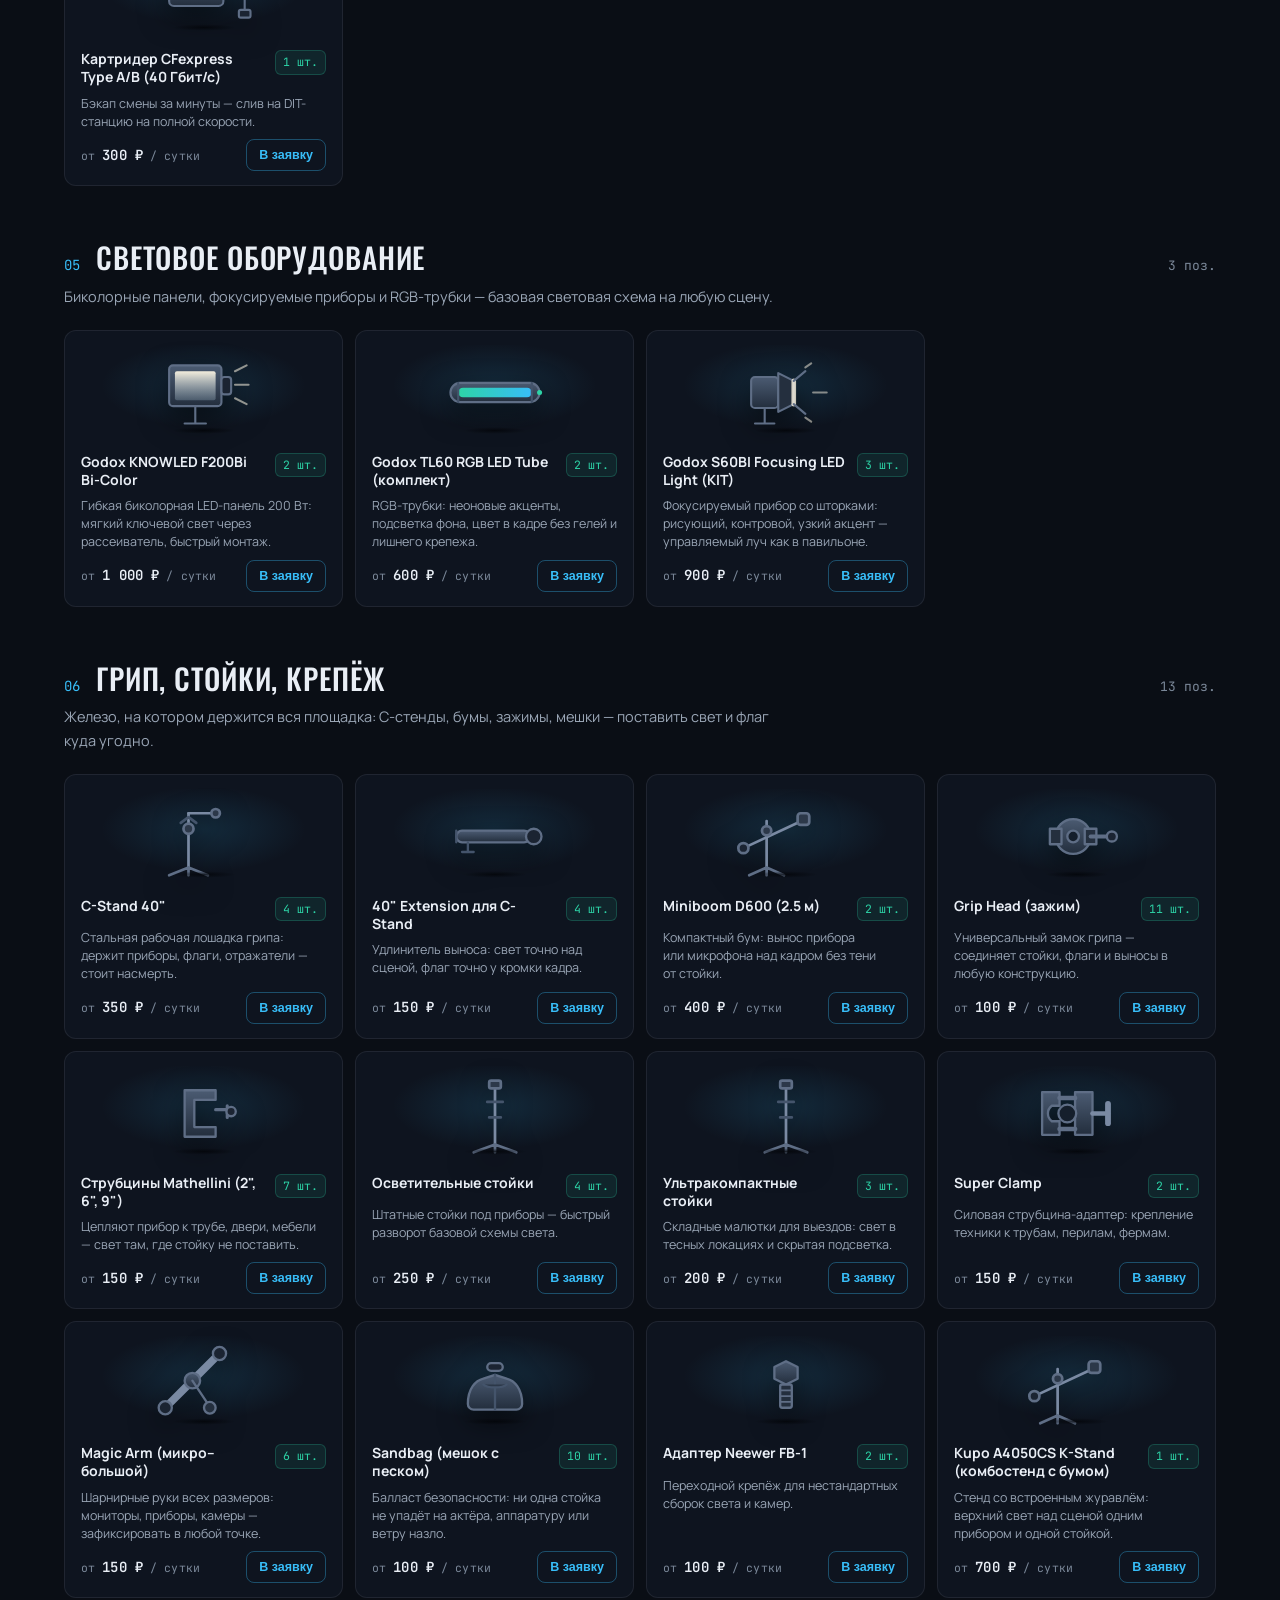
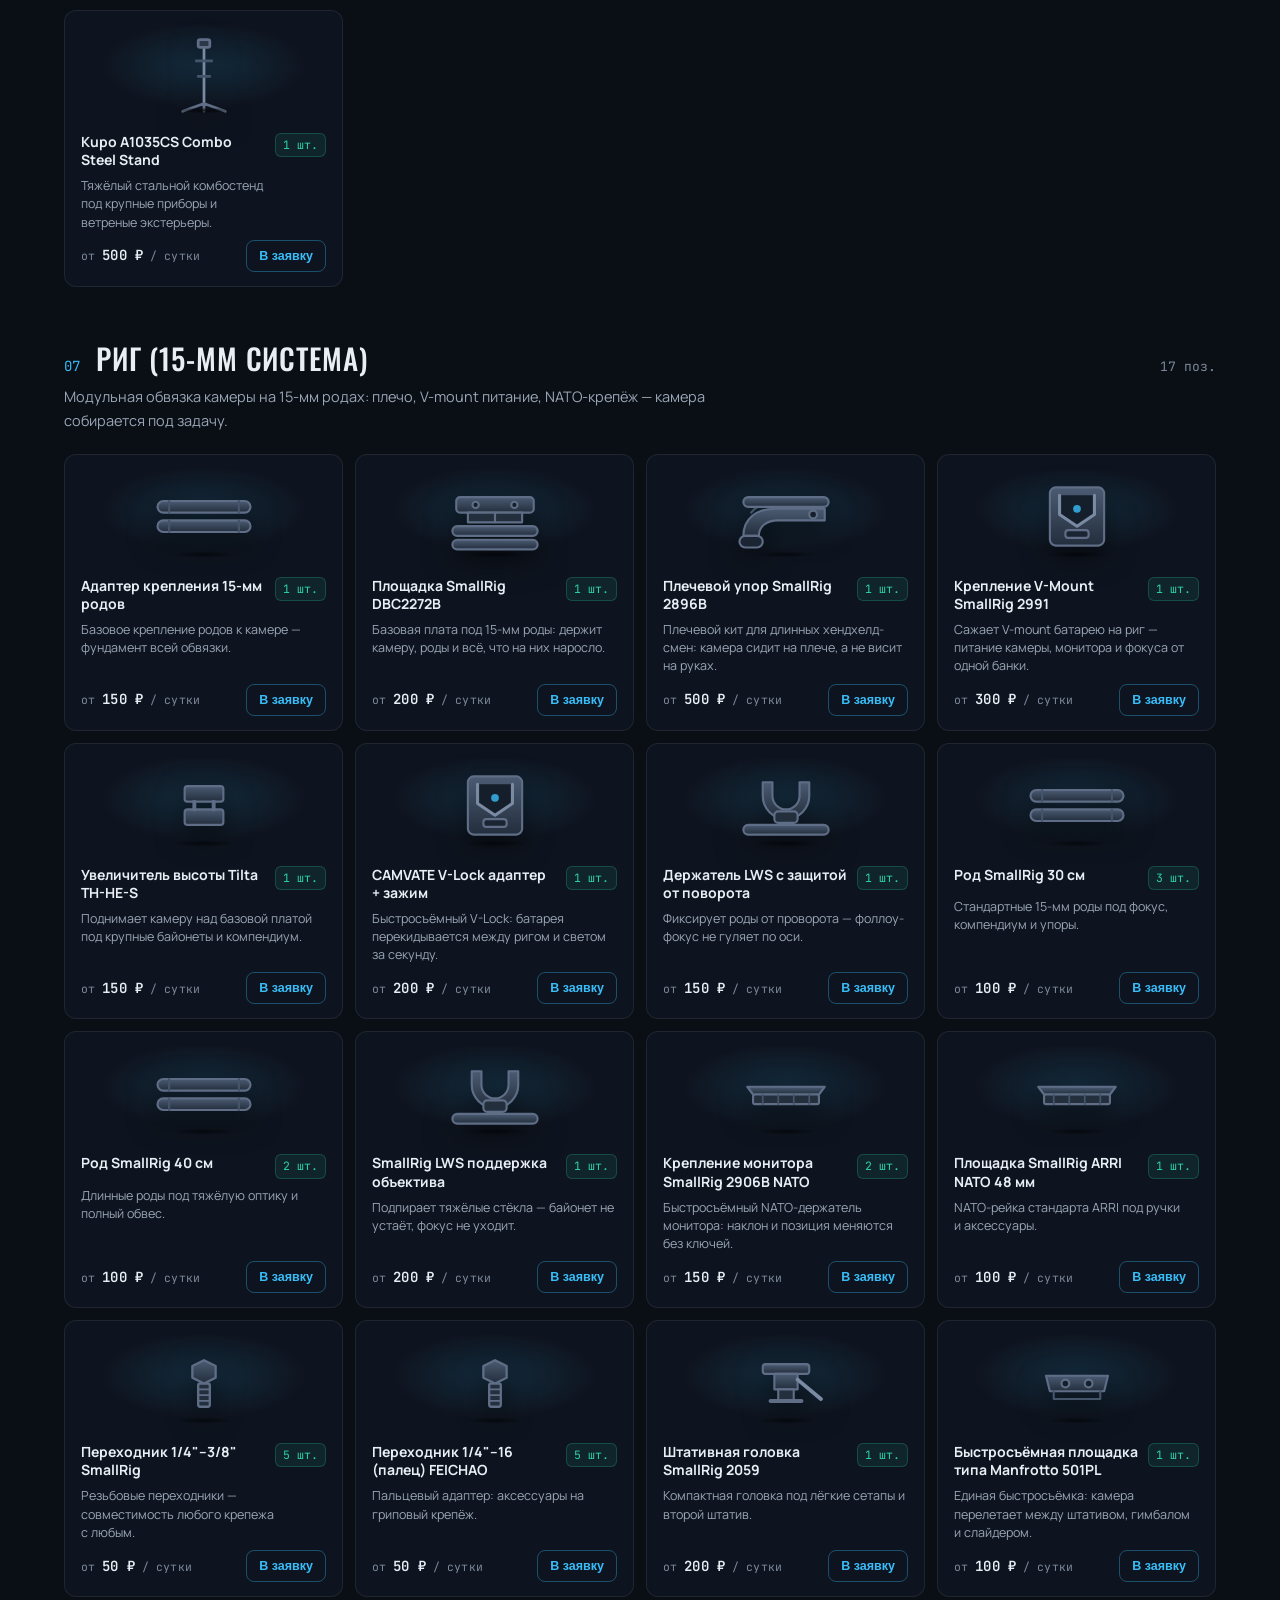
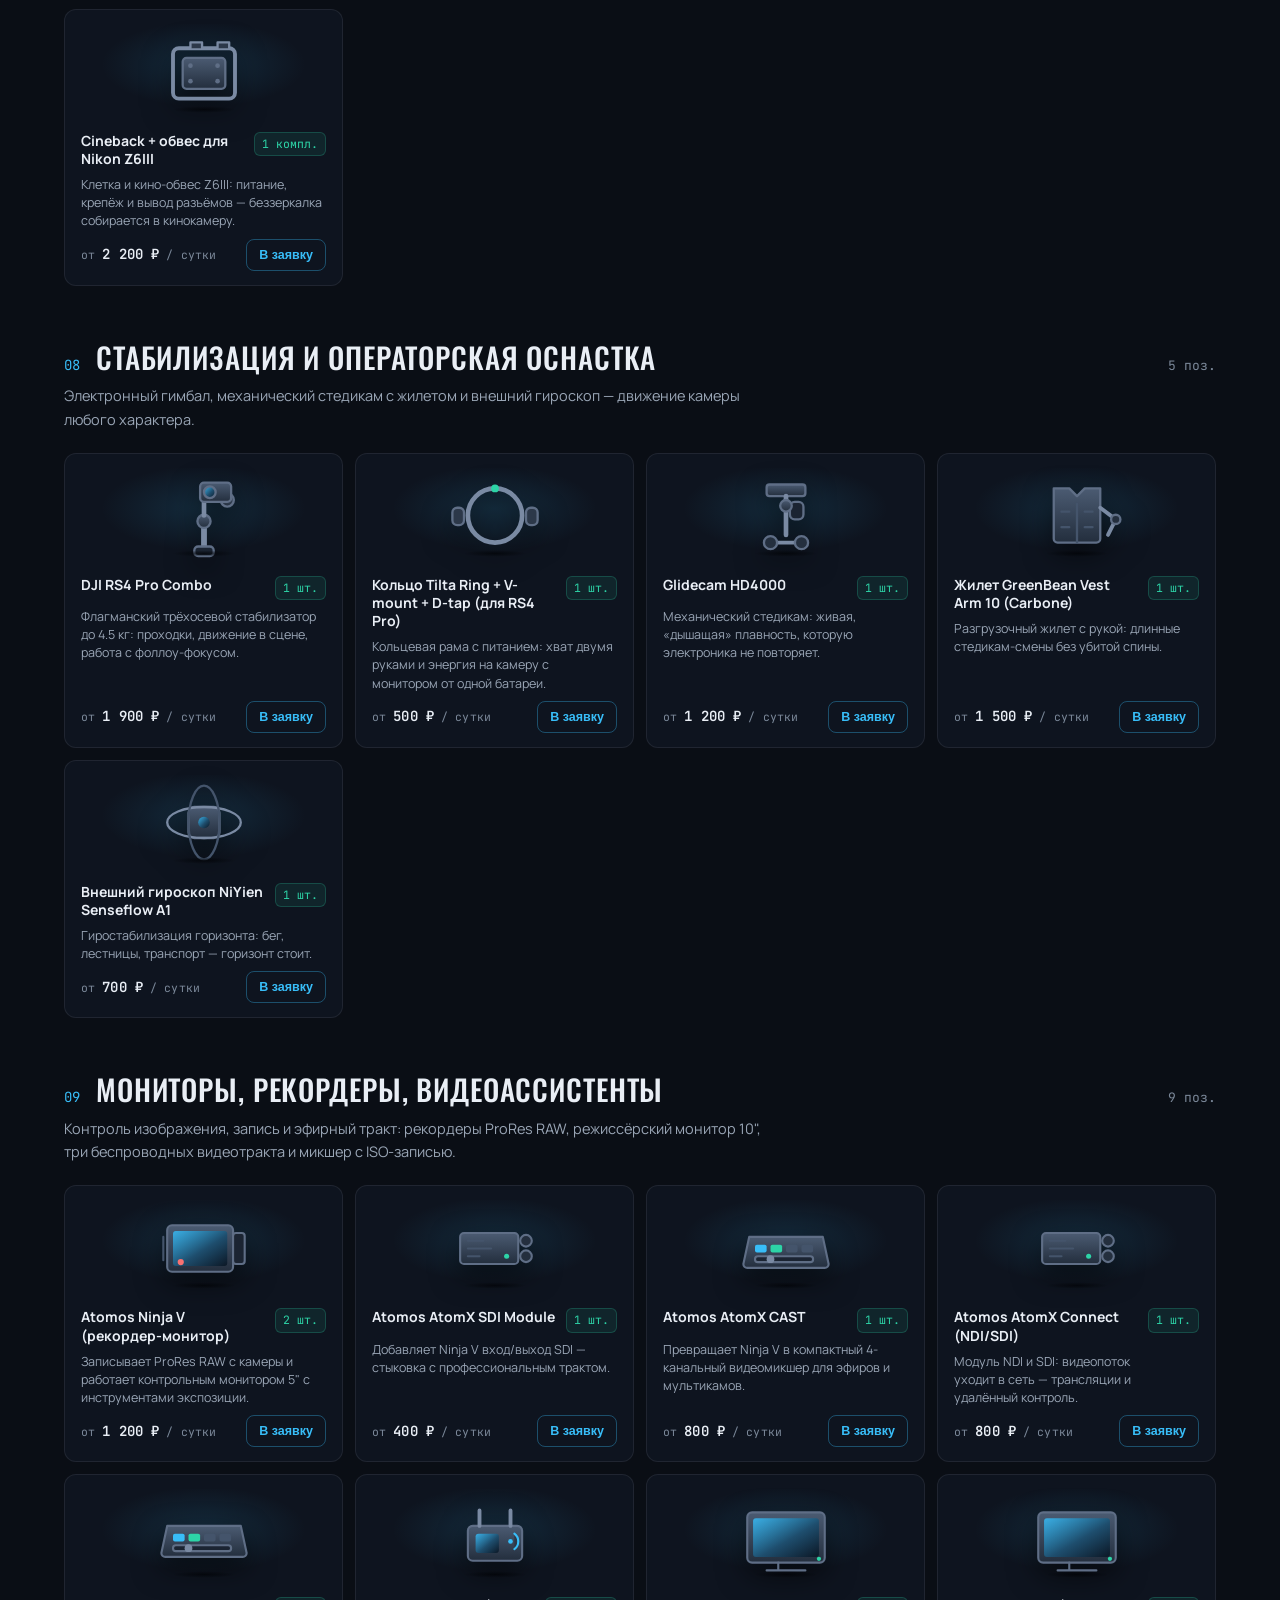
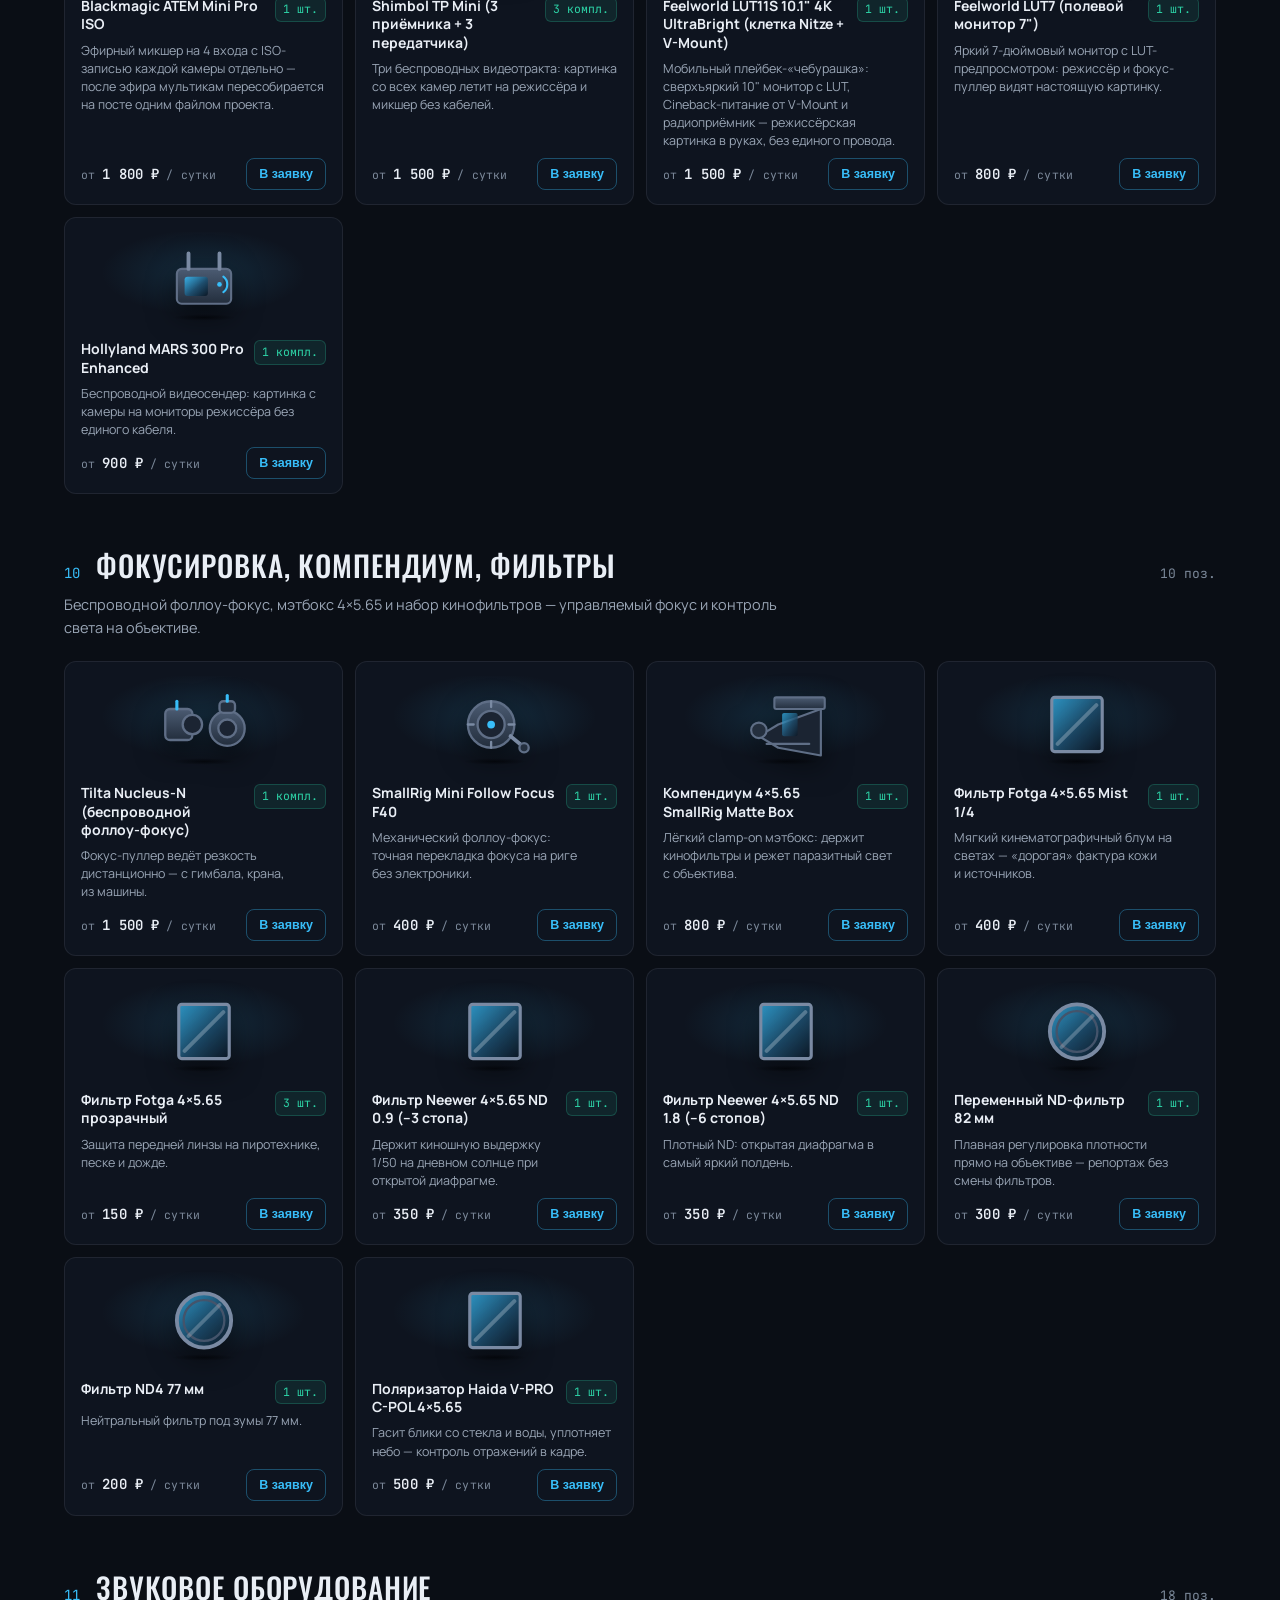
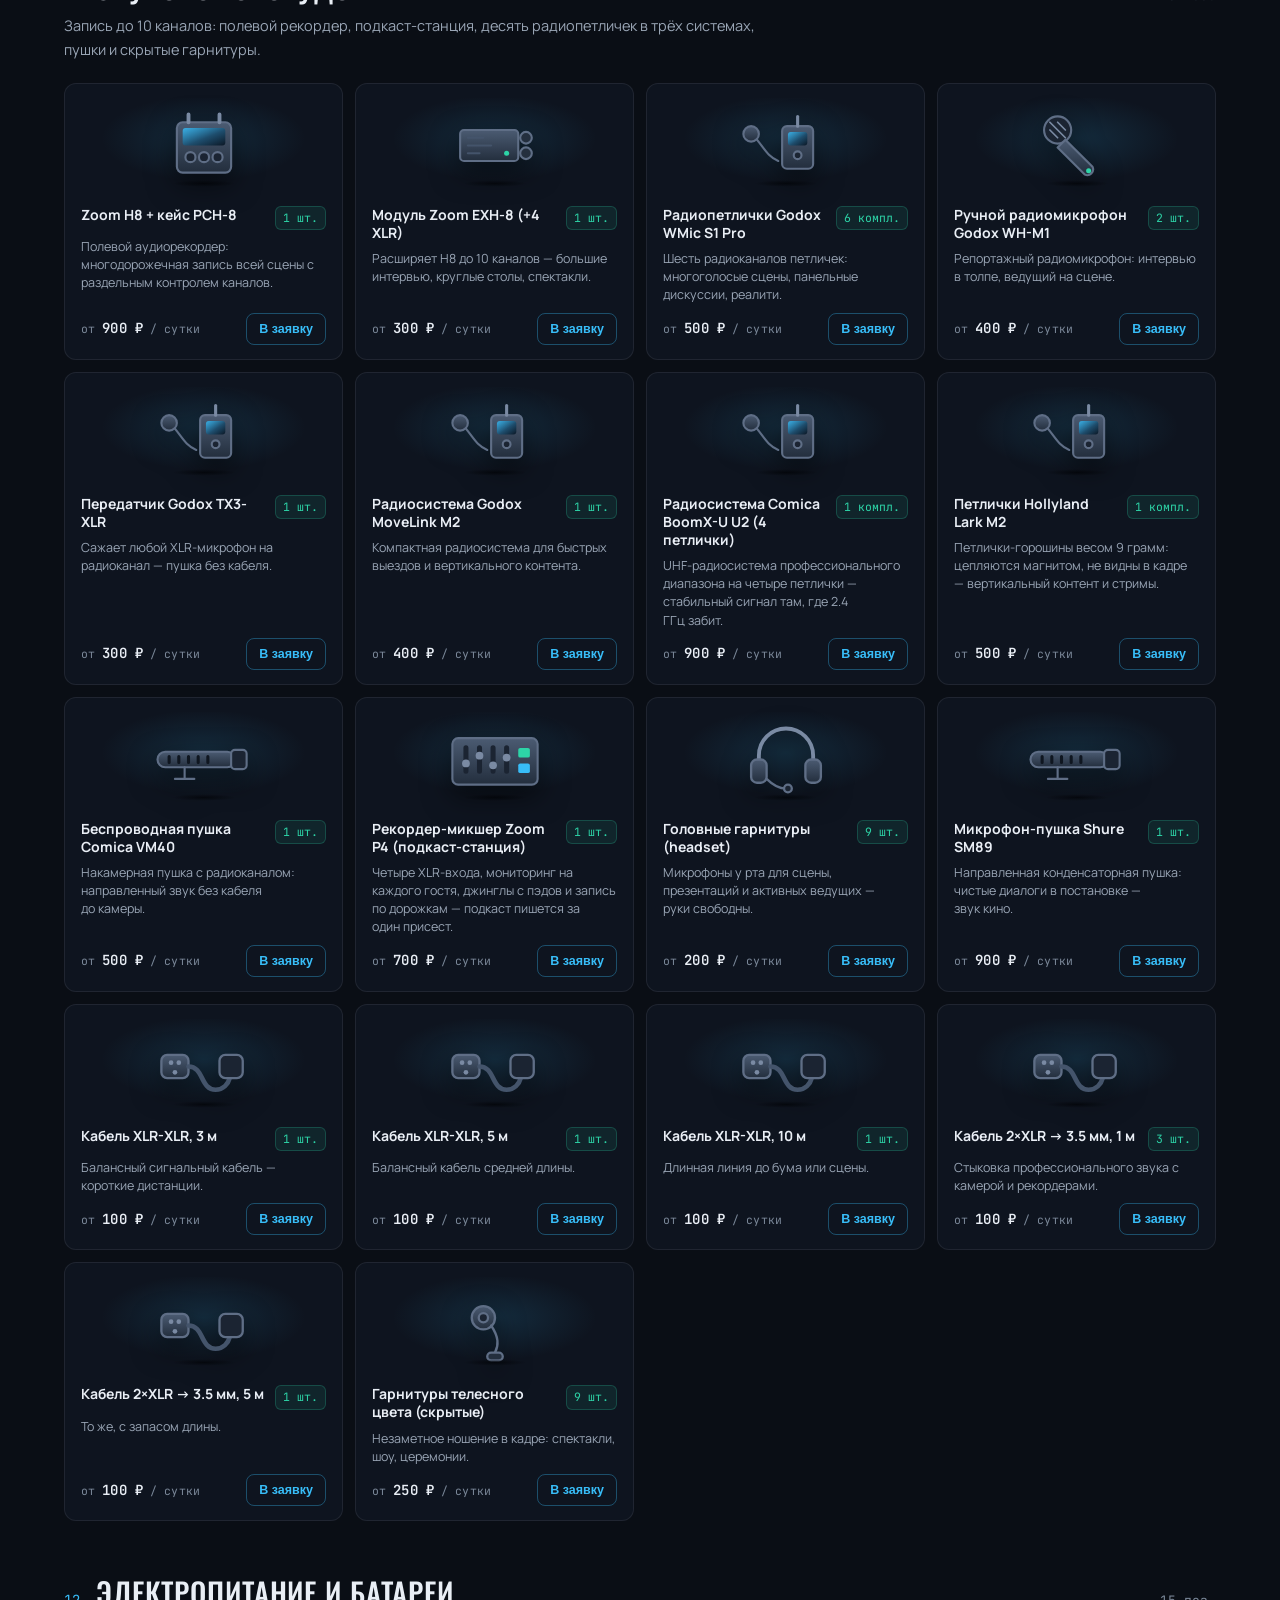
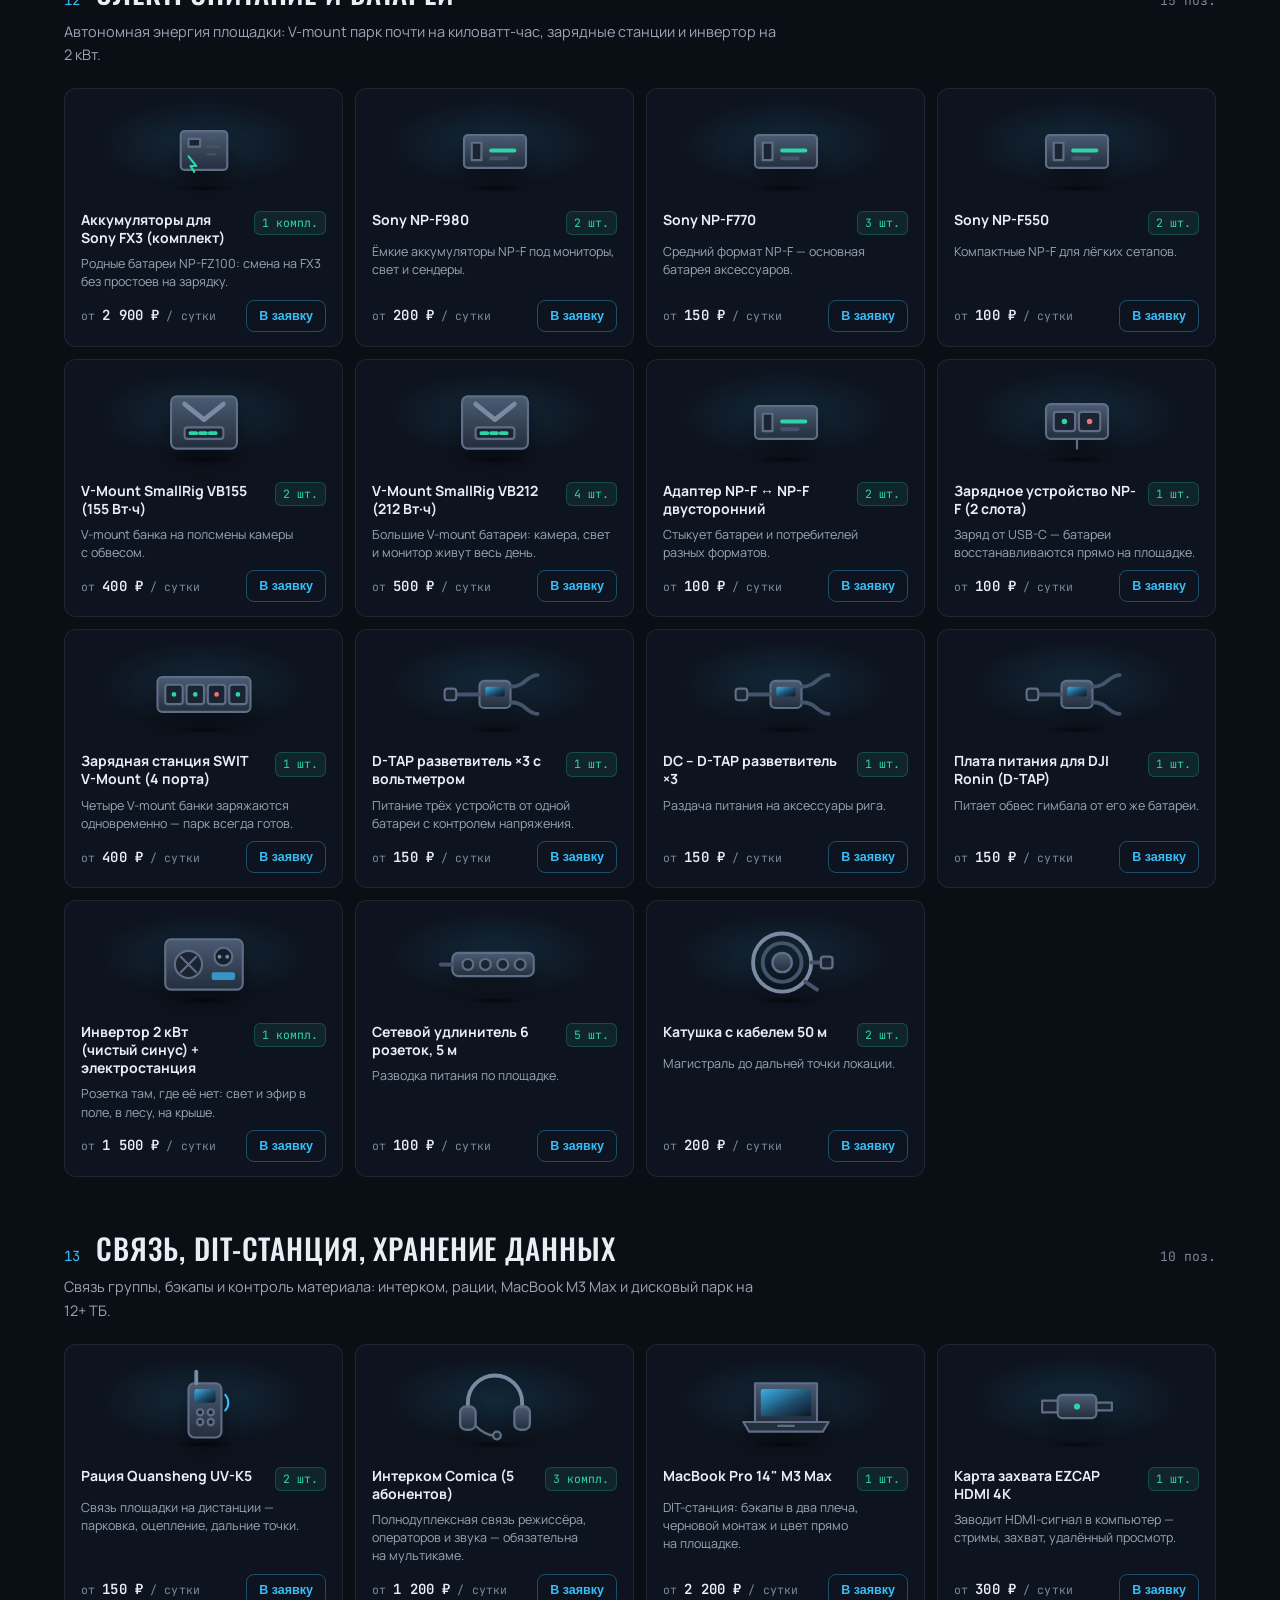
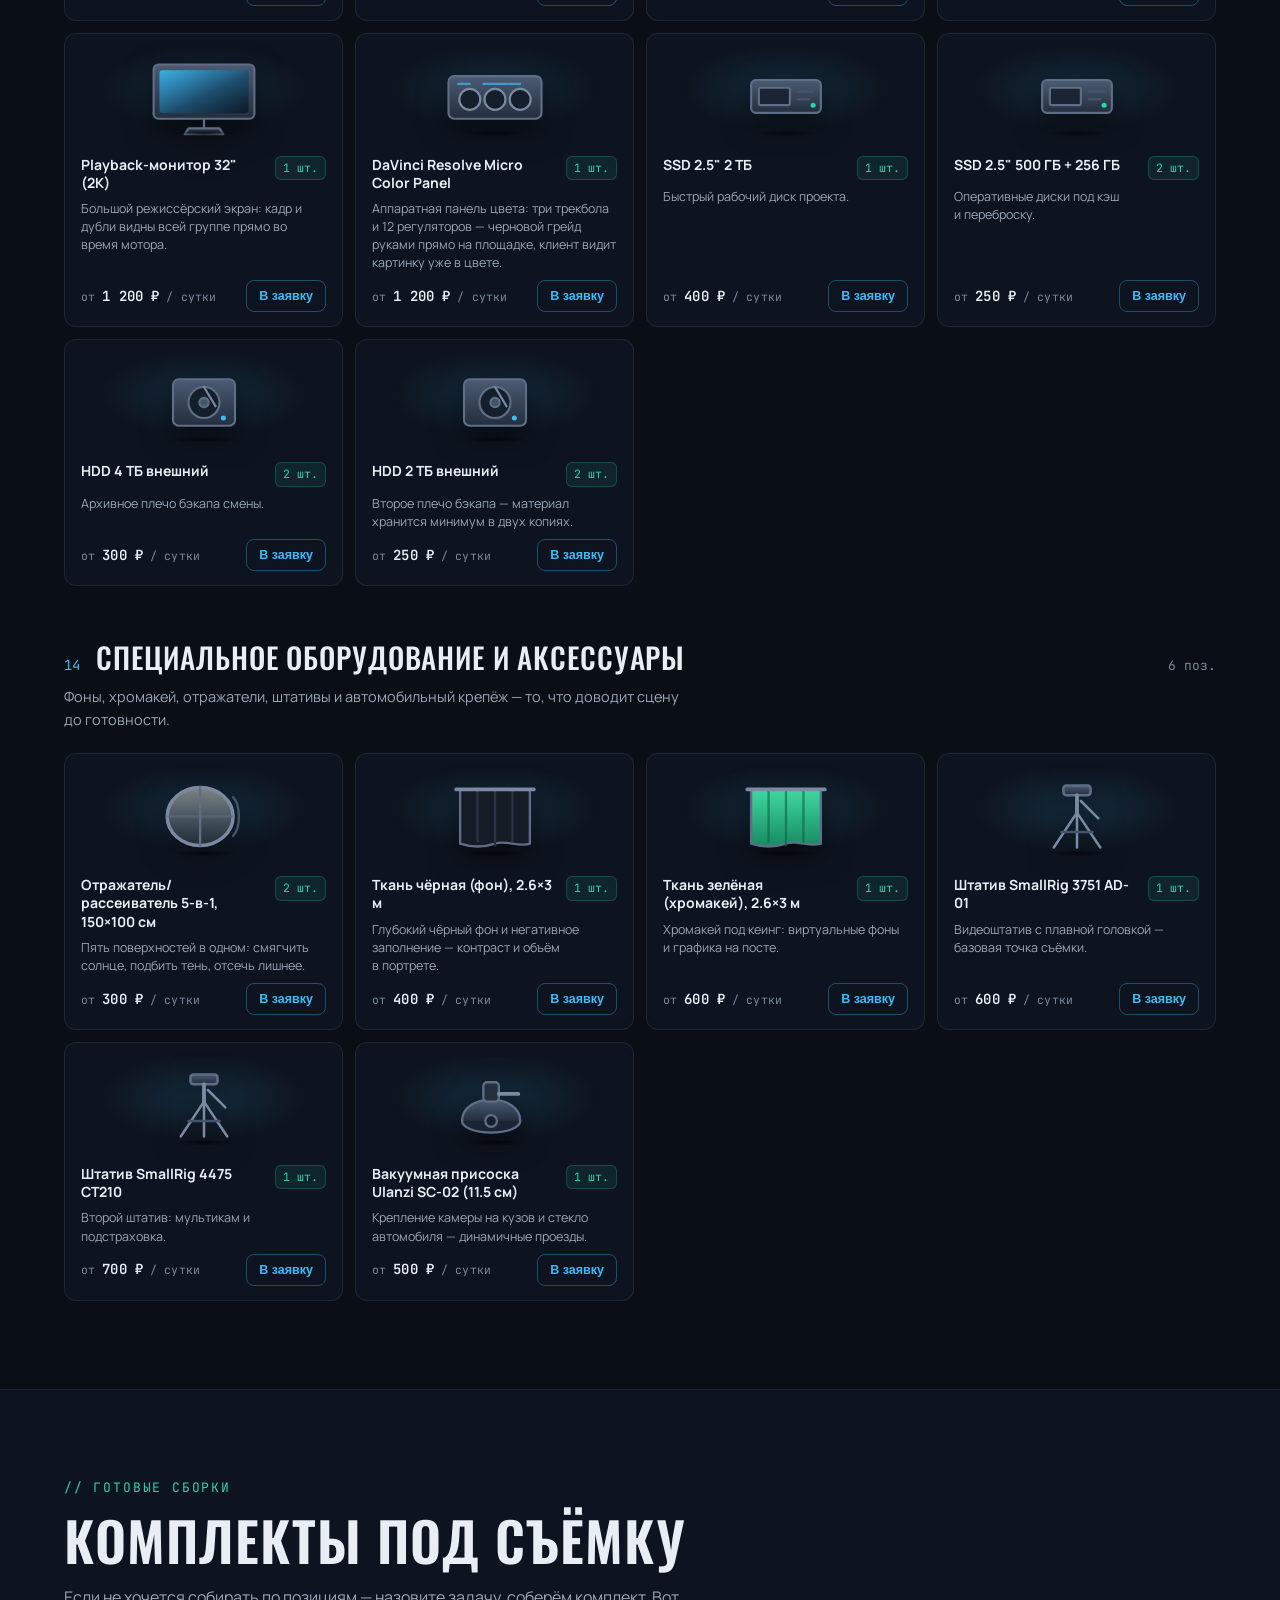
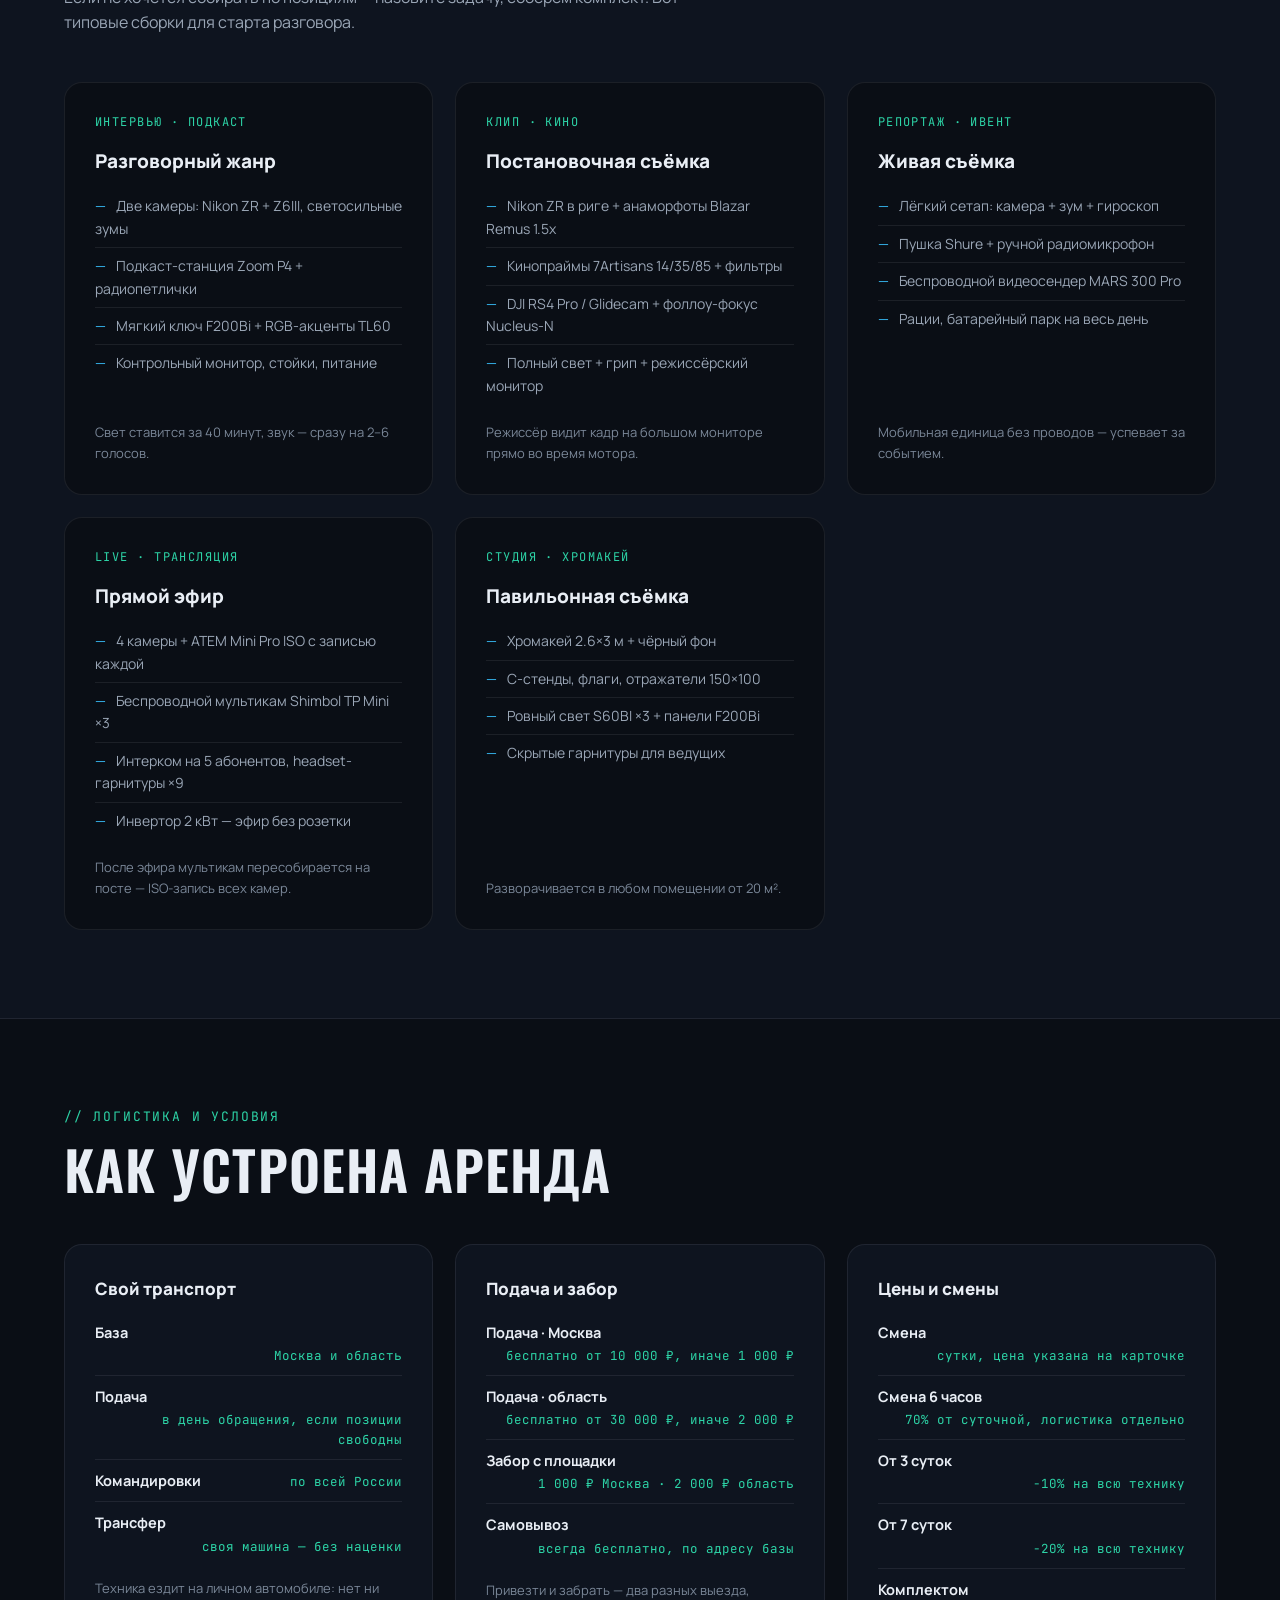
<file: tech.html>
<!DOCTYPE html>
<html lang="ru">
<head>
<meta charset="UTF-8">
<meta name="viewport" content="width=device-width, initial-scale=1">
<title>Аренда съёмочной техники в Москве — камеры, оптика, свет, звук | СЕВЕРСВЕТ</title>
<meta name="description" content="Прокат съёмочного оборудования в Москве и МО: кинокамеры Nikon ZR и Sony FX3, анаморфотные объективы, свет Amaran и Aputure, звук на 10 каналов, грип, гимбалы, эфирный тракт — 127 позиций. Смена — сутки, есть вариант на 6 часов. Подача по Москве бесплатно от 10 000 ₽. Заявка за минуту.">
<meta name="keywords" content="аренда съёмочной техники Москва, прокат видеооборудования, аренда кинокамеры, аренда Nikon ZR, аренда Sony FX3, прокат объективов, анаморфотная оптика аренда, аренда света для видеосъёмки, аренда звукового оборудования, аренда гимбала DJI RS4, прокат стедикама, аренда хромакея, рентал техники">
<link rel="canonical" href="https://seversvet.github.io/tech.html">
<meta name="robots" content="index, follow, max-image-preview:large">
<meta property="og:title" content="Аренда съёмочной техники — 127 позиций | СЕВЕРСВЕТ">
<meta property="og:description" content="Кинокамеры, оптика, свет, звук, грип и эфирный тракт в аренду. Москва и МО, доставка от 10 000 ₽ бесплатно.">
<meta property="og:type" content="website">
<meta property="og:url" content="https://seversvet.github.io/tech.html">
<meta property="og:image" content="https://seversvet.github.io/assets/og-tech.jpg">
<meta property="og:image:width" content="1200">
<meta property="og:image:height" content="630">
<meta property="og:image:alt" content="СЕВЕРСВЕТ — аренда съёмочной техники: камеры, оптика, свет, звук, грип">
<meta property="og:site_name" content="СЕВЕРСВЕТ × MONOLITH7">
<meta property="og:locale" content="ru_RU">
<meta name="twitter:card" content="summary_large_image">
<meta name="twitter:title" content="Аренда съёмочной техники в Москве — 127 позиций | СЕВЕРСВЕТ">
<meta name="twitter:description" content="Кинокамеры, анаморфоты, свет, звук, грип и эфирный тракт. Смена — сутки, есть вариант на 6 часов; доставка по Москве от 10 000 ₽ бесплатно.">
<meta name="twitter:image" content="https://seversvet.github.io/assets/og-tech.jpg">
<meta name="theme-color" content="#0A0E15">
<link rel="icon" href="data:image/svg+xml,%3Csvg xmlns='http://www.w3.org/2000/svg' viewBox='0 0 32 32'%3E%3Cdefs%3E%3ClinearGradient id='a' x1='0' y1='0' x2='1' y2='1'%3E%3Cstop offset='0' stop-color='%232DD4A7'/%3E%3Cstop offset='.5' stop-color='%2338BDF8'/%3E%3Cstop offset='1' stop-color='%23818CF8'/%3E%3C/linearGradient%3E%3C/defs%3E%3Crect width='32' height='32' rx='7' fill='%230A0E15'/%3E%3Cpath d='M7 24 L13 8 L16 17 L19 8 L25 24' fill='none' stroke='url(%23a)' stroke-width='2.6' stroke-linecap='round' stroke-linejoin='round'/%3E%3C/svg%3E">
<link rel="preconnect" href="https://fonts.googleapis.com">
<link rel="preconnect" href="https://fonts.gstatic.com" crossorigin>
<link href="https://fonts.googleapis.com/css2?family=Unbounded:wght@500;700;900&family=Manrope:wght@400;500;600;700;800&family=JetBrains+Mono:wght@400;600&family=Oswald:wght@500;600&display=swap" rel="stylesheet">
<link rel="stylesheet" href="assets/style.css?v=12">
</head>
<body>

<header>
  <div class="wrap nav">
    <a class="brand" href="index.html" aria-label="СЕВЕРСВЕТ и MONOLITH7 — на главную">
      <span class="sv">СЕВЕРСВЕТ</span><span class="x">×</span><span class="m7">MONOLITH7</span>
    </a>
    <nav class="nav-links" id="nav-links">
      <a href="index.html">Главная</a>
      <a href="tech.html" class="here">Аренда техники</a>
      <a href="team.html">Команда</a>
      <a href="works.html">Работы</a>
      <a href="index.html#contacts">Контакты</a>
    </nav>
    <button class="burger" id="burger" aria-label="Меню">☰</button>
    <button class="cart-btn" onclick="location.href='#request'">
      <span class="cart-word">Заявка</span> <span class="cart-count" id="cart-count">0</span>
    </button>
  </div>
  <div class="aurora-line"></div>
</header>

<main>

<section class="page-hero">
  <div class="wrap hero-split">
    <div>
      <nav class="crumbs" aria-label="Хлебные крошки">
        <a href="index.html">Главная</a><span>/</span><b>Аренда техники</b>
      </nav>
      <div class="sec-tag">// Рентал · 2026</div>
      <h1>Аренда съёмочной техники</h1>
      <p class="lede">127 позиций в 14 ветках: камеры, кинооптика, свет, звук, грип, стабилизация и эфирный тракт.
      Каждая позиция — с пояснением, зачем она на площадке. Отмечайте нужное кнопкой «В заявку» —
      внизу страницы соберётся список для расчёта.</p>
    </div>
    <!-- цифры дублируют раздел «Как устроена аренда» и app.js — сверяются tools/check-terms.js -->
    <aside class="terms-card" aria-label="Условия аренды коротко">
      <div class="tc-tag">// Условия коротко</div>
      <ul>
        <li><b>Смена</b><span>сутки</span></li>
        <li><b>Смена 6 часов</b><span>70% от суточной</span></li>
        <li><b>От 3 суток</b><span>−10%</span></li>
        <li><b>От 7 суток</b><span>−20%</span></li>
        <li><b>Подача · Москва</b><span>бесплатно от 10&nbsp;000&nbsp;₽</span></li>
        <li><b>Забор с площадки</b><span>отдельный выезд</span></li>
        <li><b>Залог</b><span>не берём</span></li>
      </ul>
      <a class="tc-link" href="#terms">Логистика и полные условия →</a>
    </aside>
  </div>
</section>

<!-- КАТАЛОГ -->
<section id="catalog" style="padding-top:0">
  <div class="cat-toolbar">
    <div class="wrap">
      <nav class="cat-nav" id="cat-nav" aria-label="Разделы каталога"></nav>
      <div class="cat-find">
        <input id="cat-search" type="search" placeholder="Найти в каталоге: петличка, стойка, ND, V-mount…"
               aria-label="Поиск по каталогу" autocomplete="off">
        <span class="cf-count" id="cat-found" role="status"></span>
      </div>
    </div>
  </div>
  <div class="wrap" id="catalog-root"></div>
</section>

<!-- КОМПЛЕКТЫ -->
<section id="kits" style="background:var(--night-2);border-top:1px solid var(--hairline);border-bottom:1px solid var(--hairline)">
  <div class="wrap">
    <div class="sec-tag">// Готовые сборки</div>
    <h2 class="sec-title">Комплекты под съёмку</h2>
    <p class="sec-sub">Если не хочется собирать по позициям — назовите задачу, соберём комплект.
    Вот типовые сборки для старта разговора.</p>
    <div class="kits">
      <div class="kit" style="background:var(--night)">
        <div class="k-tag">Интервью · Подкаст</div>
        <h3>Разговорный жанр</h3>
        <ul>
          <li>Две камеры: Nikon ZR + Z6III, светосильные зумы</li>
          <li>Подкаст-станция Zoom P4 + радиопетлички</li>
          <li>Мягкий ключ F200Bi + RGB-акценты TL60</li>
          <li>Контрольный монитор, стойки, питание</li>
        </ul>
        <div class="k-note">Свет ставится за 40 минут, звук — сразу на 2–6 голосов.</div>
      </div>
      <div class="kit" style="background:var(--night)">
        <div class="k-tag">Клип · Кино</div>
        <h3>Постановочная съёмка</h3>
        <ul>
          <li>Nikon ZR в риге + анаморфоты Blazar Remus 1.5x</li>
          <li>Кинопраймы 7Artisans 14/35/85 + фильтры</li>
          <li>DJI RS4 Pro / Glidecam + фоллоу-фокус Nucleus-N</li>
          <li>Полный свет + грип + режиссёрский монитор</li>
        </ul>
        <div class="k-note">Режиссёр видит кадр на большом мониторе прямо во время мотора.</div>
      </div>
      <div class="kit" style="background:var(--night)">
        <div class="k-tag">Репортаж · Ивент</div>
        <h3>Живая съёмка</h3>
        <ul>
          <li>Лёгкий сетап: камера + зум + гироскоп</li>
          <li>Пушка Shure + ручной радиомикрофон</li>
          <li>Беспроводной видеосендер MARS 300 Pro</li>
          <li>Рации, батарейный парк на весь день</li>
        </ul>
        <div class="k-note">Мобильная единица без проводов — успевает за событием.</div>
      </div>
      <div class="kit" style="background:var(--night)">
        <div class="k-tag">Live · Трансляция</div>
        <h3>Прямой эфир</h3>
        <ul>
          <li>4 камеры + ATEM Mini Pro ISO с записью каждой</li>
          <li>Беспроводной мультикам Shimbol TP Mini ×3</li>
          <li>Интерком на 5 абонентов, headset-гарнитуры ×9</li>
          <li>Инвертор 2 кВт — эфир без розетки</li>
        </ul>
        <div class="k-note">После эфира мультикам пересобирается на посте — ISO-запись всех камер.</div>
      </div>
      <div class="kit" style="background:var(--night)">
        <div class="k-tag">Студия · Хромакей</div>
        <h3>Павильонная съёмка</h3>
        <ul>
          <li>Хромакей 2.6×3 м + чёрный фон</li>
          <li>C-стенды, флаги, отражатели 150×100</li>
          <li>Ровный свет S60BI ×3 + панели F200Bi</li>
          <li>Скрытые гарнитуры для ведущих</li>
        </ul>
        <div class="k-note">Разворачивается в любом помещении от 20 м².</div>
      </div>
    </div>
  </div>
</section>

<!-- УСЛОВИЯ -->
<section id="terms">
  <div class="wrap">
    <div class="sec-tag">// Логистика и условия</div>
    <h2 class="sec-title">Как устроена аренда</h2>
    <div class="terms">
      <div class="term">
        <h3>Свой транспорт</h3>
        <ul class="ship">
          <li><b>База</b><span>Москва и область</span></li>
          <li><b>Подача</b><span>в день обращения, если позиции свободны</span></li>
          <li><b>Командировки</b><span>по всей России</span></li>
          <li><b>Трансфер</b><span>своя машина — без наценки</span></li>
        </ul>
        <p class="term-note">Техника ездит на личном автомобиле: нет ни трансферных расходов, ни ожидания
        курьера. В другой город приедем со своим парком — дорога и суточные считаются заранее.</p>
      </div>
      <div class="term">
        <h3>Подача и забор</h3>
        <ul class="ship">
          <li><b>Подача · Москва</b><span>бесплатно от 10&nbsp;000&nbsp;₽, иначе 1&nbsp;000&nbsp;₽</span></li>
          <li><b>Подача · область</b><span>бесплатно от 30&nbsp;000&nbsp;₽, иначе 2&nbsp;000&nbsp;₽</span></li>
          <li><b>Забор с площадки</b><span>1&nbsp;000&nbsp;₽ Москва · 2&nbsp;000&nbsp;₽ область</span></li>
          <li><b>Самовывоз</b><span>всегда бесплатно, по адресу базы</span></li>
        </ul>
        <p class="term-note">Привезти и забрать — два разных выезда, каждый считается отдельно. Бесплатный порог
        работает только на подачу; на смене 6 часов подача платная в любом случае. Сумма считается по аренде
        за сутки, без залога. Другие города — по договорённости: дорога и суточные отдельной строкой.</p>
      </div>
      <div class="term">
        <!-- цифры продублированы в assets/app.js (calcOrder) и в блоке вопросов — менять во всех местах -->
        <h3>Цены и смены</h3>
        <ul class="ship">
          <li><b>Смена</b><span>сутки, цена указана на карточке</span></li>
          <li><b>Смена 6 часов</b><span>70% от суточной, логистика отдельно</span></li>
          <li><b>От 3 суток</b><span>−10% на всю технику</span></li>
          <li><b>От 7 суток</b><span>−20% на всю технику</span></li>
          <li><b>Комплектом</b><span>считаем отдельно, всегда дешевле поэлементно</span></li>
        </ul>
        <p class="term-note">Цены в каталоге — рабочие, ниже среднего по московским ренталам.
        Для проектов с ограниченным бюджетом есть персональные условия: скажите честно, сколько есть,
        — соберём максимум под эту цифру.</p>
      </div>
      <div class="term">
        <h3>Целиком или поэлементно</h3>
        <p>Полный парк выдаётся единым комплектом под проект — или поэлементно,
        от одного объектива до пары стоек. Оформление по договору, техника проверяется при выдаче и возврате.</p>
      </div>
    </div>
  </div>
</section>

<!-- ВОПРОСЫ -->
<section id="faq" style="background:var(--night-2);border-top:1px solid var(--hairline)">
  <div class="wrap">
    <div class="sec-tag">// Частые вопросы</div>
    <h2 class="sec-title">О чём спрашивают до съёмки</h2>
    <p class="sec-sub">Короткие ответы на то, что обычно выясняется в переписке.
    Если вопроса тут нет — напишите, ответим лично.</p>
    <div class="faq">
      <details class="qa">
        <summary>Нужен ли залог?</summary>
        <p>Нет. Аренда оформляется договором и актом приёма-передачи, залог мы не берём.
        Из документов нужен паспорт — данные идут в договор.</p>
      </details>
      <details class="qa">
        <summary>Как оформляется аренда и оплата?</summary>
        <p>Договор аренды + акт приёма-передачи на конкретные позиции. Артём — самозанятый,
        после оплаты приходит чек из «Мой налог»: расходы можно спокойно проводить по бухгалтерии.
        Оплата наличными или переводом, по договорённости.</p>
      </details>
      <details class="qa">
        <summary>Сколько длится смена и что считается переработкой?</summary>
        <p>Смена — сутки: техника уходит на 24 часа, цена на карточке указана за них.
        Если съёмка вышла за этот срок, доплата считается по факту, а не по штрафной ставке:
        предупредите заранее — договоримся на месте.</p>
      </details>
      <details class="qa">
        <summary>Можно взять технику на полдня?</summary>
        <p>Да, есть смена на 6 часов — 70% от суточной цены. Логистика на таком формате оплачивается
        отдельно и всегда: подача — от 1 000 ₽ по Москве и от 2 000 ₽ по области, забор с площадки —
        столько же. Бесплатный порог на шестичасовую аренду не распространяется, самовывоз бесплатный.</p>
      </details>
      <details class="qa">
        <summary>Забор техники входит в доставку?</summary>
        <p>Нет, это два разных выезда: привезти на площадку и забрать с неё. Каждый считается по своему
        тарифу — 1 000 ₽ по Москве, 2 000 ₽ по области. Бесплатный порог (от 10 000 ₽ по Москве, от 30 000 ₽
        по области) действует только на подачу. Если возвращаете технику сами, забор не оплачивается.</p>
      </details>
      <details class="qa">
        <summary>Что будет, если технику повредили на площадке?</summary>
        <p>Комплект осматриваем вместе при выдаче и при возврате — это отдельный пункт договора.
        Если что-то пострадало, решаем по факту: ремонт или компенсация стоимости, без штрафов сверху.</p>
      </details>
      <details class="qa">
        <summary>Можно ли взять технику с оператором?</summary>
        <p>Да, это основной формат. Парк выезжает с командой MONOLITH7 — от одного оператора
        до полной группы с гаффером, звуком, DIT и колористом. В заявке отметьте
        «Техника + операторская группа» или «Продакшен под ключ».</p>
      </details>
      <details class="qa">
        <summary>Как быстро вы подаёте технику?</summary>
        <p>По Москве и области — в день обращения, если позиции свободны. Вся техника ездит
        на личном автомобиле, поэтому нет ни трансферных расходов, ни ожидания курьера.
        Срочная съёмка — звоните, а не пишите.</p>
      </details>
      <details class="qa">
        <summary>Выезжаете в другие города?</summary>
        <p>Да, командировки по всей России. Дорога и суточные считаются отдельной строкой
        и обсуждаются до выезда — сюрпризов в счёте не будет.</p>
      </details>
      <details class="qa">
        <summary>Есть ли скидки на длинную аренду?</summary>
        <p>От 3 суток — минус 10%, от 7 суток — минус 20%; расчёт в форме заявки это уже учитывает.
        Комплект под проект считаем отдельно, обычно выходит дешевле поэлементной сборки.
        Для проектов с жёстким бюджетом есть персональные условия.</p>
      </details>
    </div>
  </div>
</section>

<!-- ЗАЯВКА -->
<section id="request" style="border-top:1px solid var(--hairline)">
  <div class="wrap">
    <div class="sec-tag">// Заявка</div>
    <h2 class="sec-title">Собрать заявку</h2>
    <p class="sec-sub">Форма соберёт текст заявки вместе с выбранной техникой.
    Останется отправить его нам в Telegram одной кнопкой.</p>
    <div class="req-box">
      <div class="req-form" style="background:var(--night)">
        <div class="row2">
          <div>
            <label for="f-name">Как вас зовут <i>*</i></label>
            <input id="f-name" type="text" autocomplete="name" placeholder="Имя">
          </div>
          <div>
            <label for="f-contact">Телефон или Telegram <i>*</i></label>
            <input id="f-contact" type="text" autocomplete="tel" placeholder="+7 ··· ··· ·· ·· или @username">
          </div>
        </div>
        <div class="row2">
          <div>
            <label for="f-from">Начало аренды</label>
            <input id="f-from" type="date">
          </div>
          <div>
            <label for="f-to">Конец аренды</label>
            <input id="f-to" type="date">
          </div>
        </div>
        <div class="row2">
          <div>
            <label for="f-type">Что за задача</label>
            <select id="f-type">
              <option>Аренда техники</option>
              <option>Клип</option>
              <option>Реклама / имиджевый ролик</option>
              <option>Интервью / подкаст</option>
              <option>Репортаж / ивент</option>
              <option>Кино / сериал / документалистика</option>
              <option>Трансляция / live</option>
              <option>Вертикальный контент</option>
              <option>Другое</option>
            </select>
          </div>
          <div>
            <label for="f-need">Что нужно</label>
            <select id="f-need">
              <option>Только техника</option>
              <option>Техника + операторская группа</option>
              <option>Продакшен под ключ (техника + команда + пост)</option>
            </select>
          </div>
        </div>
        <label for="f-msg">Пара слов о проекте</label>
        <textarea id="f-msg" placeholder="Локация, хронометраж, референсы — что угодно, что поможет понять задачу"></textarea>
        <button class="btn btn-primary" id="build-req">Собрать заявку</button>
        <div class="req-out" id="req-out">
          <label for="req-text" style="margin-top:22px">Текст заявки — уже в буфере обмена</label>
          <textarea id="req-text" readonly></textarea>
          <div class="out-btns">
            <a class="btn btn-primary wide" id="send-tg" href="https://t.me/Manzhet" target="_blank" rel="noopener">Отправить в Telegram Артёму →</a>
            <a class="btn btn-ghost" href="https://t.me/sbphotoshoter" target="_blank" rel="noopener">Написать Савелию</a>
            <button class="btn btn-ghost" id="copy-req">Скопировать ещё раз</button>
          </div>
          <p class="out-note">В Telegram останется вставить текст (Ctrl+V) и отправить. Отвечаем в течение дня,
          по срочным съёмкам — сразу.</p>
        </div>
      </div>
      <div class="req-cart" style="background:var(--night)">
        <h3>Техника в заявке</h3>
        <div class="rc-sub">Добавляйте позиции из каталога кнопкой «В заявку»</div>
        <ul id="cart-list"></ul>
        <div id="cart-empty">
          <p>Пока пусто. Отметьте нужное в <a href="#catalog" style="color:var(--aurora-c)">каталоге</a> —
          или просто опишите задачу словами, подберём сами.</p>
          <ul class="rc-hint">
            <li><b>Смена</b><span>сутки · 6 часов — 70%</span></li>
            <li><b>Скидка за срок</b><span>от 3 суток −10%, от 7 −20%</span></li>
            <li><b>Логистика</b><span>подача и забор считаются отдельно</span></li>
          </ul>
        </div>
        <div class="rc-calc" id="rc-calc" hidden>
          <div class="rc-row">
            <div>
              <label for="f-shifts">Суток</label>
              <input id="f-shifts" type="number" min="1" max="60" step="1" value="1" inputmode="numeric">
            </div>
            <div>
              <label for="f-mode">Формат смены</label>
              <select id="f-mode">
                <option value="day">Сутки — 100%</option>
                <option value="half">6 часов — 70%</option>
              </select>
            </div>
          </div>
          <div class="rc-row solo">
            <div>
              <label for="f-ship">Логистика</label>
              <select id="f-ship">
                <option value="msk">Москва</option>
                <option value="mo">Московская область</option>
                <option value="pickup">Самовывоз</option>
              </select>
              <div class="rc-legs" id="rc-legs">
                <label class="chk"><input type="checkbox" id="f-drop" checked> Подача на площадку</label>
                <label class="chk"><input type="checkbox" id="f-back"> Забор с площадки</label>
              </div>
            </div>
          </div>
          <div id="cart-total"></div>
        </div>
      </div>
    </div>
  </div>
</section>

</main>

<footer>
  <hr class="aurora-line" style="margin-bottom:36px;opacity:.5">
  <div class="wrap">
    <div class="fine"><b>СЕВЕРСВЕТ</b> — техническое обеспечение съёмок · <b>MONOLITH7</b> — продакшен полного цикла</div>
    <div class="right">Москва и МО · выезд по всей России · 2026</div>
  </div>
</footer>

<div class="toast" id="toast"></div>
<!-- OFFERS:START (собрано tools/build-offers.js — руками не править) -->
<script type="application/ld+json">
{"@context":"https://schema.org","@type":"Service","serviceType":"Аренда съёмочной техники","name":"Аренда съёмочной техники — СЕВЕРСВЕТ","description":"Прокат кинокамер, оптики, света, звука, грипа и эфирного тракта в Москве и Московской области. 127 позиций, выдача поэлементно или комплектом, смена — сутки, есть вариант на 6 часов за 70% цены.","url":"https://seversvet.github.io/tech.html","image":"https://seversvet.github.io/assets/og-tech.jpg","provider":{"@type":"LocalBusiness","@id":"https://seversvet.github.io/#business","name":"СЕВЕРСВЕТ","telephone":"+7-996-445-81-75","areaServed":"Москва и Московская область","priceRange":"₽₽"},"areaServed":[{"@type":"City","name":"Москва"},{"@type":"AdministrativeArea","name":"Московская область"},{"@type":"Country","name":"Россия"}],"hasOfferCatalog":{"@type":"OfferCatalog","name":"Парк техники","numberOfItems":127,"itemListElement":[{"@type":"OfferCatalog","name":"Камеры","description":"Четыре полнокадровых тела: два Nikon ZR под синхронный мультикам, гибридный Z6III и Sony FX3 из Cinema Line.","numberOfItems":3,"itemListElement":[{"@type":"Offer","name":"Nikon ZR (клетка, HDMI A)","businessFunction":"http://purl.org/goodrelations/v1#LeaseOut","availability":"https://schema.org/InStock","priceSpecification":{"@type":"UnitPriceSpecification","price":3500,"priceCurrency":"RUB","unitText":"смена — сутки"}},{"@type":"Offer","name":"Nikon Z6III","businessFunction":"http://purl.org/goodrelations/v1#LeaseOut","availability":"https://schema.org/InStock","priceSpecification":{"@type":"UnitPriceSpecification","price":2200,"priceCurrency":"RUB","unitText":"смена — сутки"}},{"@type":"Offer","name":"Sony FX3","businessFunction":"http://purl.org/goodrelations/v1#LeaseOut","availability":"https://schema.org/InStock","priceSpecification":{"@type":"UnitPriceSpecification","price":2900,"priceCurrency":"RUB","unitText":"смена — сутки"}}]},{"@type":"OfferCatalog","name":"Объективы","description":"Кинопраймы, два комплекта анаморфотов и линейка светосильных зумов — от сверхширокого до телевика.","numberOfItems":9,"itemListElement":[{"@type":"Offer","name":"7Artisans Spectrum 14/35/85mm (кино-сет)","businessFunction":"http://purl.org/goodrelations/v1#LeaseOut","availability":"https://schema.org/InStock","priceSpecification":{"@type":"UnitPriceSpecification","price":4500,"priceCurrency":"RUB","unitText":"смена — сутки"}},{"@type":"Offer","name":"Blazar Remus 1.5x Anamorphic 50mm + 85mm","businessFunction":"http://purl.org/goodrelations/v1#LeaseOut","availability":"https://schema.org/InStock","priceSpecification":{"@type":"UnitPriceSpecification","price":5000,"priceCurrency":"RUB","unitText":"смена — сутки"}},{"@type":"Offer","name":"Dulens APO CF Prime 50mm + 120mm","businessFunction":"http://purl.org/goodrelations/v1#LeaseOut","availability":"https://schema.org/InStock","priceSpecification":{"@type":"UnitPriceSpecification","price":3500,"priceCurrency":"RUB","unitText":"смена — сутки"}},{"@type":"Offer","name":"Sony FE 24-70mm f/2.8 GM","businessFunction":"http://purl.org/goodrelations/v1#LeaseOut","availability":"https://schema.org/InStock","priceSpecification":{"@type":"UnitPriceSpecification","price":1300,"priceCurrency":"RUB","unitText":"смена — сутки"}},{"@type":"Offer","name":"Samyang 14mm f/2.8 IF ED UMC","businessFunction":"http://purl.org/goodrelations/v1#LeaseOut","availability":"https://schema.org/InStock","priceSpecification":{"@type":"UnitPriceSpecification","price":600,"priceCurrency":"RUB","unitText":"смена — сутки"}},{"@type":"Offer","name":"Nikon 50mm f/1.4D AF","businessFunction":"http://purl.org/goodrelations/v1#LeaseOut","availability":"https://schema.org/InStock","priceSpecification":{"@type":"UnitPriceSpecification","price":400,"priceCurrency":"RUB","unitText":"смена — сутки"}},{"@type":"Offer","name":"Tamron SP 24-70mm f/2.8 G2","businessFunction":"http://purl.org/goodrelations/v1#LeaseOut","availability":"https://schema.org/InStock","priceSpecification":{"@type":"UnitPriceSpecification","price":800,"priceCurrency":"RUB","unitText":"смена — сутки"}},{"@type":"Offer","name":"Nikon 70-200mm f/2.8G VR II","businessFunction":"http://purl.org/goodrelations/v1#LeaseOut","availability":"https://schema.org/InStock","priceSpecification":{"@type":"UnitPriceSpecification","price":1100,"priceCurrency":"RUB","unitText":"смена — сутки"}},{"@type":"Offer","name":"Tamron 35-150mm f/2-2.8","businessFunction":"http://purl.org/goodrelations/v1#LeaseOut","availability":"https://schema.org/InStock","priceSpecification":{"@type":"UnitPriceSpecification","price":1400,"priceCurrency":"RUB","unitText":"смена — сутки"}}]},{"@type":"OfferCatalog","name":"Адаптеры и переходники оптики","description":"Мосты между байонетами: киностёкла PL и оптика E/F-mount встают на любую камеру парка.","numberOfItems":4,"itemListElement":[{"@type":"Offer","name":"Адаптер Viltrox PL-Z","businessFunction":"http://purl.org/goodrelations/v1#LeaseOut","availability":"https://schema.org/InStock","priceSpecification":{"@type":"UnitPriceSpecification","price":400,"priceCurrency":"RUB","unitText":"смена — сутки"}},{"@type":"Offer","name":"Адаптер PL–E Mount","businessFunction":"http://purl.org/goodrelations/v1#LeaseOut","availability":"https://schema.org/InStock","priceSpecification":{"@type":"UnitPriceSpecification","price":400,"priceCurrency":"RUB","unitText":"смена — сутки"}},{"@type":"Offer","name":"Адаптер Viltrox E-Z (автофокусный)","businessFunction":"http://purl.org/goodrelations/v1#LeaseOut","availability":"https://schema.org/InStock","priceSpecification":{"@type":"UnitPriceSpecification","price":400,"priceCurrency":"RUB","unitText":"смена — сутки"}},{"@type":"Offer","name":"Адаптер Nikon FTZ II","businessFunction":"http://purl.org/goodrelations/v1#LeaseOut","availability":"https://schema.org/InStock","priceSpecification":{"@type":"UnitPriceSpecification","price":300,"priceCurrency":"RUB","unitText":"смена — сутки"}}]},{"@type":"OfferCatalog","name":"Носители и картридеры","description":"Карты под RAW-запись на каждую камеру и скоростной слив материала на DIT-станцию.","numberOfItems":5,"itemListElement":[{"@type":"Offer","name":"CFexpress Type B, 2 ТБ (3500 МБ/с) — для ZR","businessFunction":"http://purl.org/goodrelations/v1#LeaseOut","availability":"https://schema.org/InStock","priceSpecification":{"@type":"UnitPriceSpecification","price":900,"priceCurrency":"RUB","unitText":"смена — сутки"}},{"@type":"Offer","name":"CFexpress Type B, 2 ТБ — для Z6III","businessFunction":"http://purl.org/goodrelations/v1#LeaseOut","availability":"https://schema.org/InStock","priceSpecification":{"@type":"UnitPriceSpecification","price":900,"priceCurrency":"RUB","unitText":"смена — сутки"}},{"@type":"Offer","name":"Карты памяти для FX3, 128 + 256 ГБ","businessFunction":"http://purl.org/goodrelations/v1#LeaseOut","availability":"https://schema.org/InStock","priceSpecification":{"@type":"UnitPriceSpecification","price":500,"priceCurrency":"RUB","unitText":"смена — сутки"}},{"@type":"Offer","name":"SD-карта 256 ГБ","businessFunction":"http://purl.org/goodrelations/v1#LeaseOut","availability":"https://schema.org/InStock","priceSpecification":{"@type":"UnitPriceSpecification","price":250,"priceCurrency":"RUB","unitText":"смена — сутки"}},{"@type":"Offer","name":"Картридер CFexpress Type A/B (40 Гбит/с)","businessFunction":"http://purl.org/goodrelations/v1#LeaseOut","availability":"https://schema.org/InStock","priceSpecification":{"@type":"UnitPriceSpecification","price":300,"priceCurrency":"RUB","unitText":"смена — сутки"}}]},{"@type":"OfferCatalog","name":"Световое оборудование","description":"Биколорные панели, фокусируемые приборы и RGB-трубки — базовая световая схема на любую сцену.","numberOfItems":3,"itemListElement":[{"@type":"Offer","name":"Godox KNOWLED F200Bi Bi-Color","businessFunction":"http://purl.org/goodrelations/v1#LeaseOut","availability":"https://schema.org/InStock","priceSpecification":{"@type":"UnitPriceSpecification","price":1000,"priceCurrency":"RUB","unitText":"смена — сутки"}},{"@type":"Offer","name":"Godox TL60 RGB LED Tube (комплект)","businessFunction":"http://purl.org/goodrelations/v1#LeaseOut","availability":"https://schema.org/InStock","priceSpecification":{"@type":"UnitPriceSpecification","price":600,"priceCurrency":"RUB","unitText":"смена — сутки"}},{"@type":"Offer","name":"Godox S60BI Focusing LED Light (KIT)","businessFunction":"http://purl.org/goodrelations/v1#LeaseOut","availability":"https://schema.org/InStock","priceSpecification":{"@type":"UnitPriceSpecification","price":900,"priceCurrency":"RUB","unitText":"смена — сутки"}}]},{"@type":"OfferCatalog","name":"Грип, стойки, крепёж","description":"Железо, на котором держится вся площадка: C-стенды, бумы, зажимы, мешки — поставить свет и флаг куда угодно.","numberOfItems":13,"itemListElement":[{"@type":"Offer","name":"C-Stand 40\"","businessFunction":"http://purl.org/goodrelations/v1#LeaseOut","availability":"https://schema.org/InStock","priceSpecification":{"@type":"UnitPriceSpecification","price":350,"priceCurrency":"RUB","unitText":"смена — сутки"}},{"@type":"Offer","name":"40\" Extension для C-Stand","businessFunction":"http://purl.org/goodrelations/v1#LeaseOut","availability":"https://schema.org/InStock","priceSpecification":{"@type":"UnitPriceSpecification","price":150,"priceCurrency":"RUB","unitText":"смена — сутки"}},{"@type":"Offer","name":"Miniboom D600 (2.5 м)","businessFunction":"http://purl.org/goodrelations/v1#LeaseOut","availability":"https://schema.org/InStock","priceSpecification":{"@type":"UnitPriceSpecification","price":400,"priceCurrency":"RUB","unitText":"смена — сутки"}},{"@type":"Offer","name":"Grip Head (зажим)","businessFunction":"http://purl.org/goodrelations/v1#LeaseOut","availability":"https://schema.org/InStock","priceSpecification":{"@type":"UnitPriceSpecification","price":100,"priceCurrency":"RUB","unitText":"смена — сутки"}},{"@type":"Offer","name":"Струбцины Mathellini (2\", 6\", 9\")","businessFunction":"http://purl.org/goodrelations/v1#LeaseOut","availability":"https://schema.org/InStock","priceSpecification":{"@type":"UnitPriceSpecification","price":150,"priceCurrency":"RUB","unitText":"смена — сутки"}},{"@type":"Offer","name":"Осветительные стойки","businessFunction":"http://purl.org/goodrelations/v1#LeaseOut","availability":"https://schema.org/InStock","priceSpecification":{"@type":"UnitPriceSpecification","price":250,"priceCurrency":"RUB","unitText":"смена — сутки"}},{"@type":"Offer","name":"Ультракомпактные стойки","businessFunction":"http://purl.org/goodrelations/v1#LeaseOut","availability":"https://schema.org/InStock","priceSpecification":{"@type":"UnitPriceSpecification","price":200,"priceCurrency":"RUB","unitText":"смена — сутки"}},{"@type":"Offer","name":"Super Clamp","businessFunction":"http://purl.org/goodrelations/v1#LeaseOut","availability":"https://schema.org/InStock","priceSpecification":{"@type":"UnitPriceSpecification","price":150,"priceCurrency":"RUB","unitText":"смена — сутки"}},{"@type":"Offer","name":"Magic Arm (микро–большой)","businessFunction":"http://purl.org/goodrelations/v1#LeaseOut","availability":"https://schema.org/InStock","priceSpecification":{"@type":"UnitPriceSpecification","price":150,"priceCurrency":"RUB","unitText":"смена — сутки"}},{"@type":"Offer","name":"Sandbag (мешок с песком)","businessFunction":"http://purl.org/goodrelations/v1#LeaseOut","availability":"https://schema.org/InStock","priceSpecification":{"@type":"UnitPriceSpecification","price":100,"priceCurrency":"RUB","unitText":"смена — сутки"}},{"@type":"Offer","name":"Адаптер Neewer FB-1","businessFunction":"http://purl.org/goodrelations/v1#LeaseOut","availability":"https://schema.org/InStock","priceSpecification":{"@type":"UnitPriceSpecification","price":100,"priceCurrency":"RUB","unitText":"смена — сутки"}},{"@type":"Offer","name":"Kupo A4050CS K-Stand (комбостенд с бумом)","businessFunction":"http://purl.org/goodrelations/v1#LeaseOut","availability":"https://schema.org/InStock","priceSpecification":{"@type":"UnitPriceSpecification","price":700,"priceCurrency":"RUB","unitText":"смена — сутки"}},{"@type":"Offer","name":"Kupo A1035CS Combo Steel Stand","businessFunction":"http://purl.org/goodrelations/v1#LeaseOut","availability":"https://schema.org/InStock","priceSpecification":{"@type":"UnitPriceSpecification","price":500,"priceCurrency":"RUB","unitText":"смена — сутки"}}]},{"@type":"OfferCatalog","name":"Риг (15-мм система)","description":"Модульная обвязка камеры на 15-мм родах: плечо, V-mount питание, NATO-крепёж — камера собирается под задачу.","numberOfItems":17,"itemListElement":[{"@type":"Offer","name":"Адаптер крепления 15-мм родов","businessFunction":"http://purl.org/goodrelations/v1#LeaseOut","availability":"https://schema.org/InStock","priceSpecification":{"@type":"UnitPriceSpecification","price":150,"priceCurrency":"RUB","unitText":"смена — сутки"}},{"@type":"Offer","name":"Площадка SmallRig DBC2272B","businessFunction":"http://purl.org/goodrelations/v1#LeaseOut","availability":"https://schema.org/InStock","priceSpecification":{"@type":"UnitPriceSpecification","price":200,"priceCurrency":"RUB","unitText":"смена — сутки"}},{"@type":"Offer","name":"Плечевой упор SmallRig 2896B","businessFunction":"http://purl.org/goodrelations/v1#LeaseOut","availability":"https://schema.org/InStock","priceSpecification":{"@type":"UnitPriceSpecification","price":500,"priceCurrency":"RUB","unitText":"смена — сутки"}},{"@type":"Offer","name":"Крепление V-Mount SmallRig 2991","businessFunction":"http://purl.org/goodrelations/v1#LeaseOut","availability":"https://schema.org/InStock","priceSpecification":{"@type":"UnitPriceSpecification","price":300,"priceCurrency":"RUB","unitText":"смена — сутки"}},{"@type":"Offer","name":"Увеличитель высоты Tilta TH-HE-S","businessFunction":"http://purl.org/goodrelations/v1#LeaseOut","availability":"https://schema.org/InStock","priceSpecification":{"@type":"UnitPriceSpecification","price":150,"priceCurrency":"RUB","unitText":"смена — сутки"}},{"@type":"Offer","name":"CAMVATE V-Lock адаптер + зажим","businessFunction":"http://purl.org/goodrelations/v1#LeaseOut","availability":"https://schema.org/InStock","priceSpecification":{"@type":"UnitPriceSpecification","price":200,"priceCurrency":"RUB","unitText":"смена — сутки"}},{"@type":"Offer","name":"Держатель LWS с защитой от поворота","businessFunction":"http://purl.org/goodrelations/v1#LeaseOut","availability":"https://schema.org/InStock","priceSpecification":{"@type":"UnitPriceSpecification","price":150,"priceCurrency":"RUB","unitText":"смена — сутки"}},{"@type":"Offer","name":"Род SmallRig 30 см","businessFunction":"http://purl.org/goodrelations/v1#LeaseOut","availability":"https://schema.org/InStock","priceSpecification":{"@type":"UnitPriceSpecification","price":100,"priceCurrency":"RUB","unitText":"смена — сутки"}},{"@type":"Offer","name":"Род SmallRig 40 см","businessFunction":"http://purl.org/goodrelations/v1#LeaseOut","availability":"https://schema.org/InStock","priceSpecification":{"@type":"UnitPriceSpecification","price":100,"priceCurrency":"RUB","unitText":"смена — сутки"}},{"@type":"Offer","name":"SmallRig LWS поддержка объектива","businessFunction":"http://purl.org/goodrelations/v1#LeaseOut","availability":"https://schema.org/InStock","priceSpecification":{"@type":"UnitPriceSpecification","price":200,"priceCurrency":"RUB","unitText":"смена — сутки"}},{"@type":"Offer","name":"Крепление монитора SmallRig 2906B NATO","businessFunction":"http://purl.org/goodrelations/v1#LeaseOut","availability":"https://schema.org/InStock","priceSpecification":{"@type":"UnitPriceSpecification","price":150,"priceCurrency":"RUB","unitText":"смена — сутки"}},{"@type":"Offer","name":"Площадка SmallRig ARRI NATO 48 мм","businessFunction":"http://purl.org/goodrelations/v1#LeaseOut","availability":"https://schema.org/InStock","priceSpecification":{"@type":"UnitPriceSpecification","price":100,"priceCurrency":"RUB","unitText":"смена — сутки"}},{"@type":"Offer","name":"Переходник 1/4\"–3/8\" SmallRig","businessFunction":"http://purl.org/goodrelations/v1#LeaseOut","availability":"https://schema.org/InStock","priceSpecification":{"@type":"UnitPriceSpecification","price":50,"priceCurrency":"RUB","unitText":"смена — сутки"}},{"@type":"Offer","name":"Переходник 1/4\"–16 (палец) FEICHAO","businessFunction":"http://purl.org/goodrelations/v1#LeaseOut","availability":"https://schema.org/InStock","priceSpecification":{"@type":"UnitPriceSpecification","price":50,"priceCurrency":"RUB","unitText":"смена — сутки"}},{"@type":"Offer","name":"Штативная головка SmallRig 2059","businessFunction":"http://purl.org/goodrelations/v1#LeaseOut","availability":"https://schema.org/InStock","priceSpecification":{"@type":"UnitPriceSpecification","price":200,"priceCurrency":"RUB","unitText":"смена — сутки"}},{"@type":"Offer","name":"Быстросъёмная площадка типа Manfrotto 501PL","businessFunction":"http://purl.org/goodrelations/v1#LeaseOut","availability":"https://schema.org/InStock","priceSpecification":{"@type":"UnitPriceSpecification","price":100,"priceCurrency":"RUB","unitText":"смена — сутки"}},{"@type":"Offer","name":"Cineback + обвес для Nikon Z6III","businessFunction":"http://purl.org/goodrelations/v1#LeaseOut","availability":"https://schema.org/InStock","priceSpecification":{"@type":"UnitPriceSpecification","price":2200,"priceCurrency":"RUB","unitText":"смена — сутки"}}]},{"@type":"OfferCatalog","name":"Стабилизация и операторская оснастка","description":"Электронный гимбал, механический стедикам с жилетом и внешний гироскоп — движение камеры любого характера.","numberOfItems":5,"itemListElement":[{"@type":"Offer","name":"DJI RS4 Pro Combo","businessFunction":"http://purl.org/goodrelations/v1#LeaseOut","availability":"https://schema.org/InStock","priceSpecification":{"@type":"UnitPriceSpecification","price":1900,"priceCurrency":"RUB","unitText":"смена — сутки"}},{"@type":"Offer","name":"Кольцо Tilta Ring + V-mount + D-tap (для RS4 Pro)","businessFunction":"http://purl.org/goodrelations/v1#LeaseOut","availability":"https://schema.org/InStock","priceSpecification":{"@type":"UnitPriceSpecification","price":500,"priceCurrency":"RUB","unitText":"смена — сутки"}},{"@type":"Offer","name":"Glidecam HD4000","businessFunction":"http://purl.org/goodrelations/v1#LeaseOut","availability":"https://schema.org/InStock","priceSpecification":{"@type":"UnitPriceSpecification","price":1200,"priceCurrency":"RUB","unitText":"смена — сутки"}},{"@type":"Offer","name":"Жилет GreenBean Vest Arm 10 (Carbone)","businessFunction":"http://purl.org/goodrelations/v1#LeaseOut","availability":"https://schema.org/InStock","priceSpecification":{"@type":"UnitPriceSpecification","price":1500,"priceCurrency":"RUB","unitText":"смена — сутки"}},{"@type":"Offer","name":"Внешний гироскоп NiYien Senseflow A1","businessFunction":"http://purl.org/goodrelations/v1#LeaseOut","availability":"https://schema.org/InStock","priceSpecification":{"@type":"UnitPriceSpecification","price":700,"priceCurrency":"RUB","unitText":"смена — сутки"}}]},{"@type":"OfferCatalog","name":"Мониторы, рекордеры, видеоассистенты","description":"Контроль изображения, запись и эфирный тракт: рекордеры ProRes RAW, режиссёрский монитор 10\", три беспроводных видеотракта и микшер с ISO-записью.","numberOfItems":9,"itemListElement":[{"@type":"Offer","name":"Atomos Ninja V (рекордер-монитор)","businessFunction":"http://purl.org/goodrelations/v1#LeaseOut","availability":"https://schema.org/InStock","priceSpecification":{"@type":"UnitPriceSpecification","price":1200,"priceCurrency":"RUB","unitText":"смена — сутки"}},{"@type":"Offer","name":"Atomos AtomX SDI Module","businessFunction":"http://purl.org/goodrelations/v1#LeaseOut","availability":"https://schema.org/InStock","priceSpecification":{"@type":"UnitPriceSpecification","price":400,"priceCurrency":"RUB","unitText":"смена — сутки"}},{"@type":"Offer","name":"Atomos AtomX CAST","businessFunction":"http://purl.org/goodrelations/v1#LeaseOut","availability":"https://schema.org/InStock","priceSpecification":{"@type":"UnitPriceSpecification","price":800,"priceCurrency":"RUB","unitText":"смена — сутки"}},{"@type":"Offer","name":"Atomos AtomX Connect (NDI/SDI)","businessFunction":"http://purl.org/goodrelations/v1#LeaseOut","availability":"https://schema.org/InStock","priceSpecification":{"@type":"UnitPriceSpecification","price":800,"priceCurrency":"RUB","unitText":"смена — сутки"}},{"@type":"Offer","name":"Blackmagic ATEM Mini Pro ISO","businessFunction":"http://purl.org/goodrelations/v1#LeaseOut","availability":"https://schema.org/InStock","priceSpecification":{"@type":"UnitPriceSpecification","price":1800,"priceCurrency":"RUB","unitText":"смена — сутки"}},{"@type":"Offer","name":"Shimbol TP Mini (3 приёмника + 3 передатчика)","businessFunction":"http://purl.org/goodrelations/v1#LeaseOut","availability":"https://schema.org/InStock","priceSpecification":{"@type":"UnitPriceSpecification","price":1500,"priceCurrency":"RUB","unitText":"смена — сутки"}},{"@type":"Offer","name":"Feelworld LUT11S 10.1\" 4K UltraBright (клетка Nitze + V-Mount)","businessFunction":"http://purl.org/goodrelations/v1#LeaseOut","availability":"https://schema.org/InStock","priceSpecification":{"@type":"UnitPriceSpecification","price":1500,"priceCurrency":"RUB","unitText":"смена — сутки"}},{"@type":"Offer","name":"Feelworld LUT7 (полевой монитор 7\")","businessFunction":"http://purl.org/goodrelations/v1#LeaseOut","availability":"https://schema.org/InStock","priceSpecification":{"@type":"UnitPriceSpecification","price":800,"priceCurrency":"RUB","unitText":"смена — сутки"}},{"@type":"Offer","name":"Hollyland MARS 300 Pro Enhanced","businessFunction":"http://purl.org/goodrelations/v1#LeaseOut","availability":"https://schema.org/InStock","priceSpecification":{"@type":"UnitPriceSpecification","price":900,"priceCurrency":"RUB","unitText":"смена — сутки"}}]},{"@type":"OfferCatalog","name":"Фокусировка, компендиум, фильтры","description":"Беспроводной фоллоу-фокус, мэтбокс 4×5.65 и набор кинофильтров — управляемый фокус и контроль света на объективе.","numberOfItems":10,"itemListElement":[{"@type":"Offer","name":"Tilta Nucleus-N (беспроводной фоллоу-фокус)","businessFunction":"http://purl.org/goodrelations/v1#LeaseOut","availability":"https://schema.org/InStock","priceSpecification":{"@type":"UnitPriceSpecification","price":1500,"priceCurrency":"RUB","unitText":"смена — сутки"}},{"@type":"Offer","name":"SmallRig Mini Follow Focus F40","businessFunction":"http://purl.org/goodrelations/v1#LeaseOut","availability":"https://schema.org/InStock","priceSpecification":{"@type":"UnitPriceSpecification","price":400,"priceCurrency":"RUB","unitText":"смена — сутки"}},{"@type":"Offer","name":"Компендиум 4×5.65 SmallRig Matte Box","businessFunction":"http://purl.org/goodrelations/v1#LeaseOut","availability":"https://schema.org/InStock","priceSpecification":{"@type":"UnitPriceSpecification","price":800,"priceCurrency":"RUB","unitText":"смена — сутки"}},{"@type":"Offer","name":"Фильтр Fotga 4×5.65 Mist 1/4","businessFunction":"http://purl.org/goodrelations/v1#LeaseOut","availability":"https://schema.org/InStock","priceSpecification":{"@type":"UnitPriceSpecification","price":400,"priceCurrency":"RUB","unitText":"смена — сутки"}},{"@type":"Offer","name":"Фильтр Fotga 4×5.65 прозрачный","businessFunction":"http://purl.org/goodrelations/v1#LeaseOut","availability":"https://schema.org/InStock","priceSpecification":{"@type":"UnitPriceSpecification","price":150,"priceCurrency":"RUB","unitText":"смена — сутки"}},{"@type":"Offer","name":"Фильтр Neewer 4×5.65 ND 0.9 (–3 стопа)","businessFunction":"http://purl.org/goodrelations/v1#LeaseOut","availability":"https://schema.org/InStock","priceSpecification":{"@type":"UnitPriceSpecification","price":350,"priceCurrency":"RUB","unitText":"смена — сутки"}},{"@type":"Offer","name":"Фильтр Neewer 4×5.65 ND 1.8 (–6 стопов)","businessFunction":"http://purl.org/goodrelations/v1#LeaseOut","availability":"https://schema.org/InStock","priceSpecification":{"@type":"UnitPriceSpecification","price":350,"priceCurrency":"RUB","unitText":"смена — сутки"}},{"@type":"Offer","name":"Переменный ND-фильтр 82 мм","businessFunction":"http://purl.org/goodrelations/v1#LeaseOut","availability":"https://schema.org/InStock","priceSpecification":{"@type":"UnitPriceSpecification","price":300,"priceCurrency":"RUB","unitText":"смена — сутки"}},{"@type":"Offer","name":"Фильтр ND4 77 мм","businessFunction":"http://purl.org/goodrelations/v1#LeaseOut","availability":"https://schema.org/InStock","priceSpecification":{"@type":"UnitPriceSpecification","price":200,"priceCurrency":"RUB","unitText":"смена — сутки"}},{"@type":"Offer","name":"Поляризатор Haida V-PRO C-POL 4×5.65","businessFunction":"http://purl.org/goodrelations/v1#LeaseOut","availability":"https://schema.org/InStock","priceSpecification":{"@type":"UnitPriceSpecification","price":500,"priceCurrency":"RUB","unitText":"смена — сутки"}}]},{"@type":"OfferCatalog","name":"Звуковое оборудование","description":"Запись до 10 каналов: полевой рекордер, подкаст-станция, десять радиопетличек в трёх системах, пушки и скрытые гарнитуры.","numberOfItems":18,"itemListElement":[{"@type":"Offer","name":"Zoom H8 + кейс PCH-8","businessFunction":"http://purl.org/goodrelations/v1#LeaseOut","availability":"https://schema.org/InStock","priceSpecification":{"@type":"UnitPriceSpecification","price":900,"priceCurrency":"RUB","unitText":"смена — сутки"}},{"@type":"Offer","name":"Модуль Zoom EXH-8 (+4 XLR)","businessFunction":"http://purl.org/goodrelations/v1#LeaseOut","availability":"https://schema.org/InStock","priceSpecification":{"@type":"UnitPriceSpecification","price":300,"priceCurrency":"RUB","unitText":"смена — сутки"}},{"@type":"Offer","name":"Радиопетлички Godox WMic S1 Pro","businessFunction":"http://purl.org/goodrelations/v1#LeaseOut","availability":"https://schema.org/InStock","priceSpecification":{"@type":"UnitPriceSpecification","price":500,"priceCurrency":"RUB","unitText":"смена — сутки"}},{"@type":"Offer","name":"Ручной радиомикрофон Godox WH-M1","businessFunction":"http://purl.org/goodrelations/v1#LeaseOut","availability":"https://schema.org/InStock","priceSpecification":{"@type":"UnitPriceSpecification","price":400,"priceCurrency":"RUB","unitText":"смена — сутки"}},{"@type":"Offer","name":"Передатчик Godox TX3-XLR","businessFunction":"http://purl.org/goodrelations/v1#LeaseOut","availability":"https://schema.org/InStock","priceSpecification":{"@type":"UnitPriceSpecification","price":300,"priceCurrency":"RUB","unitText":"смена — сутки"}},{"@type":"Offer","name":"Радиосистема Godox MoveLink M2","businessFunction":"http://purl.org/goodrelations/v1#LeaseOut","availability":"https://schema.org/InStock","priceSpecification":{"@type":"UnitPriceSpecification","price":400,"priceCurrency":"RUB","unitText":"смена — сутки"}},{"@type":"Offer","name":"Радиосистема Comica BoomX-U U2 (4 петлички)","businessFunction":"http://purl.org/goodrelations/v1#LeaseOut","availability":"https://schema.org/InStock","priceSpecification":{"@type":"UnitPriceSpecification","price":900,"priceCurrency":"RUB","unitText":"смена — сутки"}},{"@type":"Offer","name":"Петлички Hollyland Lark M2","businessFunction":"http://purl.org/goodrelations/v1#LeaseOut","availability":"https://schema.org/InStock","priceSpecification":{"@type":"UnitPriceSpecification","price":500,"priceCurrency":"RUB","unitText":"смена — сутки"}},{"@type":"Offer","name":"Беспроводная пушка Comica VM40","businessFunction":"http://purl.org/goodrelations/v1#LeaseOut","availability":"https://schema.org/InStock","priceSpecification":{"@type":"UnitPriceSpecification","price":500,"priceCurrency":"RUB","unitText":"смена — сутки"}},{"@type":"Offer","name":"Рекордер-микшер Zoom P4 (подкаст-станция)","businessFunction":"http://purl.org/goodrelations/v1#LeaseOut","availability":"https://schema.org/InStock","priceSpecification":{"@type":"UnitPriceSpecification","price":700,"priceCurrency":"RUB","unitText":"смена — сутки"}},{"@type":"Offer","name":"Головные гарнитуры (headset)","businessFunction":"http://purl.org/goodrelations/v1#LeaseOut","availability":"https://schema.org/InStock","priceSpecification":{"@type":"UnitPriceSpecification","price":200,"priceCurrency":"RUB","unitText":"смена — сутки"}},{"@type":"Offer","name":"Микрофон-пушка Shure SM89","businessFunction":"http://purl.org/goodrelations/v1#LeaseOut","availability":"https://schema.org/InStock","priceSpecification":{"@type":"UnitPriceSpecification","price":900,"priceCurrency":"RUB","unitText":"смена — сутки"}},{"@type":"Offer","name":"Кабель XLR-XLR, 3 м","businessFunction":"http://purl.org/goodrelations/v1#LeaseOut","availability":"https://schema.org/InStock","priceSpecification":{"@type":"UnitPriceSpecification","price":100,"priceCurrency":"RUB","unitText":"смена — сутки"}},{"@type":"Offer","name":"Кабель XLR-XLR, 5 м","businessFunction":"http://purl.org/goodrelations/v1#LeaseOut","availability":"https://schema.org/InStock","priceSpecification":{"@type":"UnitPriceSpecification","price":100,"priceCurrency":"RUB","unitText":"смена — сутки"}},{"@type":"Offer","name":"Кабель XLR-XLR, 10 м","businessFunction":"http://purl.org/goodrelations/v1#LeaseOut","availability":"https://schema.org/InStock","priceSpecification":{"@type":"UnitPriceSpecification","price":100,"priceCurrency":"RUB","unitText":"смена — сутки"}},{"@type":"Offer","name":"Кабель 2×XLR → 3.5 мм, 1 м","businessFunction":"http://purl.org/goodrelations/v1#LeaseOut","availability":"https://schema.org/InStock","priceSpecification":{"@type":"UnitPriceSpecification","price":100,"priceCurrency":"RUB","unitText":"смена — сутки"}},{"@type":"Offer","name":"Кабель 2×XLR → 3.5 мм, 5 м","businessFunction":"http://purl.org/goodrelations/v1#LeaseOut","availability":"https://schema.org/InStock","priceSpecification":{"@type":"UnitPriceSpecification","price":100,"priceCurrency":"RUB","unitText":"смена — сутки"}},{"@type":"Offer","name":"Гарнитуры телесного цвета (скрытые)","businessFunction":"http://purl.org/goodrelations/v1#LeaseOut","availability":"https://schema.org/InStock","priceSpecification":{"@type":"UnitPriceSpecification","price":250,"priceCurrency":"RUB","unitText":"смена — сутки"}}]},{"@type":"OfferCatalog","name":"Электропитание и батареи","description":"Автономная энергия площадки: V-mount парк почти на киловатт-час, зарядные станции и инвертор на 2 кВт.","numberOfItems":15,"itemListElement":[{"@type":"Offer","name":"Аккумуляторы для Sony FX3 (комплект)","businessFunction":"http://purl.org/goodrelations/v1#LeaseOut","availability":"https://schema.org/InStock","priceSpecification":{"@type":"UnitPriceSpecification","price":2900,"priceCurrency":"RUB","unitText":"смена — сутки"}},{"@type":"Offer","name":"Sony NP-F980","businessFunction":"http://purl.org/goodrelations/v1#LeaseOut","availability":"https://schema.org/InStock","priceSpecification":{"@type":"UnitPriceSpecification","price":200,"priceCurrency":"RUB","unitText":"смена — сутки"}},{"@type":"Offer","name":"Sony NP-F770","businessFunction":"http://purl.org/goodrelations/v1#LeaseOut","availability":"https://schema.org/InStock","priceSpecification":{"@type":"UnitPriceSpecification","price":150,"priceCurrency":"RUB","unitText":"смена — сутки"}},{"@type":"Offer","name":"Sony NP-F550","businessFunction":"http://purl.org/goodrelations/v1#LeaseOut","availability":"https://schema.org/InStock","priceSpecification":{"@type":"UnitPriceSpecification","price":100,"priceCurrency":"RUB","unitText":"смена — сутки"}},{"@type":"Offer","name":"V-Mount SmallRig VB155 (155 Вт·ч)","businessFunction":"http://purl.org/goodrelations/v1#LeaseOut","availability":"https://schema.org/InStock","priceSpecification":{"@type":"UnitPriceSpecification","price":400,"priceCurrency":"RUB","unitText":"смена — сутки"}},{"@type":"Offer","name":"V-Mount SmallRig VB212 (212 Вт·ч)","businessFunction":"http://purl.org/goodrelations/v1#LeaseOut","availability":"https://schema.org/InStock","priceSpecification":{"@type":"UnitPriceSpecification","price":500,"priceCurrency":"RUB","unitText":"смена — сутки"}},{"@type":"Offer","name":"Адаптер NP-F ↔ NP-F двусторонний","businessFunction":"http://purl.org/goodrelations/v1#LeaseOut","availability":"https://schema.org/InStock","priceSpecification":{"@type":"UnitPriceSpecification","price":100,"priceCurrency":"RUB","unitText":"смена — сутки"}},{"@type":"Offer","name":"Зарядное устройство NP-F (2 слота)","businessFunction":"http://purl.org/goodrelations/v1#LeaseOut","availability":"https://schema.org/InStock","priceSpecification":{"@type":"UnitPriceSpecification","price":100,"priceCurrency":"RUB","unitText":"смена — сутки"}},{"@type":"Offer","name":"Зарядная станция SWIT V-Mount (4 порта)","businessFunction":"http://purl.org/goodrelations/v1#LeaseOut","availability":"https://schema.org/InStock","priceSpecification":{"@type":"UnitPriceSpecification","price":400,"priceCurrency":"RUB","unitText":"смена — сутки"}},{"@type":"Offer","name":"D-TAP разветвитель ×3 с вольтметром","businessFunction":"http://purl.org/goodrelations/v1#LeaseOut","availability":"https://schema.org/InStock","priceSpecification":{"@type":"UnitPriceSpecification","price":150,"priceCurrency":"RUB","unitText":"смена — сутки"}},{"@type":"Offer","name":"DC – D-TAP разветвитель ×3","businessFunction":"http://purl.org/goodrelations/v1#LeaseOut","availability":"https://schema.org/InStock","priceSpecification":{"@type":"UnitPriceSpecification","price":150,"priceCurrency":"RUB","unitText":"смена — сутки"}},{"@type":"Offer","name":"Плата питания для DJI Ronin (D-TAP)","businessFunction":"http://purl.org/goodrelations/v1#LeaseOut","availability":"https://schema.org/InStock","priceSpecification":{"@type":"UnitPriceSpecification","price":150,"priceCurrency":"RUB","unitText":"смена — сутки"}},{"@type":"Offer","name":"Инвертор 2 кВт (чистый синус) + электростанция","businessFunction":"http://purl.org/goodrelations/v1#LeaseOut","availability":"https://schema.org/InStock","priceSpecification":{"@type":"UnitPriceSpecification","price":1500,"priceCurrency":"RUB","unitText":"смена — сутки"}},{"@type":"Offer","name":"Сетевой удлинитель 6 розеток, 5 м","businessFunction":"http://purl.org/goodrelations/v1#LeaseOut","availability":"https://schema.org/InStock","priceSpecification":{"@type":"UnitPriceSpecification","price":100,"priceCurrency":"RUB","unitText":"смена — сутки"}},{"@type":"Offer","name":"Катушка с кабелем 50 м","businessFunction":"http://purl.org/goodrelations/v1#LeaseOut","availability":"https://schema.org/InStock","priceSpecification":{"@type":"UnitPriceSpecification","price":200,"priceCurrency":"RUB","unitText":"смена — сутки"}}]},{"@type":"OfferCatalog","name":"Связь, DIT-станция, хранение данных","description":"Связь группы, бэкапы и контроль материала: интерком, рации, MacBook M3 Max и дисковый парк на 12+ ТБ.","numberOfItems":10,"itemListElement":[{"@type":"Offer","name":"Рация Quansheng UV-K5","businessFunction":"http://purl.org/goodrelations/v1#LeaseOut","availability":"https://schema.org/InStock","priceSpecification":{"@type":"UnitPriceSpecification","price":150,"priceCurrency":"RUB","unitText":"смена — сутки"}},{"@type":"Offer","name":"Интерком Comica (5 абонентов)","businessFunction":"http://purl.org/goodrelations/v1#LeaseOut","availability":"https://schema.org/InStock","priceSpecification":{"@type":"UnitPriceSpecification","price":1200,"priceCurrency":"RUB","unitText":"смена — сутки"}},{"@type":"Offer","name":"MacBook Pro 14\" M3 Max","businessFunction":"http://purl.org/goodrelations/v1#LeaseOut","availability":"https://schema.org/InStock","priceSpecification":{"@type":"UnitPriceSpecification","price":2200,"priceCurrency":"RUB","unitText":"смена — сутки"}},{"@type":"Offer","name":"Карта захвата EZCAP HDMI 4K","businessFunction":"http://purl.org/goodrelations/v1#LeaseOut","availability":"https://schema.org/InStock","priceSpecification":{"@type":"UnitPriceSpecification","price":300,"priceCurrency":"RUB","unitText":"смена — сутки"}},{"@type":"Offer","name":"Playback-монитор 32\" (2K)","businessFunction":"http://purl.org/goodrelations/v1#LeaseOut","availability":"https://schema.org/InStock","priceSpecification":{"@type":"UnitPriceSpecification","price":1200,"priceCurrency":"RUB","unitText":"смена — сутки"}},{"@type":"Offer","name":"DaVinci Resolve Micro Color Panel","businessFunction":"http://purl.org/goodrelations/v1#LeaseOut","availability":"https://schema.org/InStock","priceSpecification":{"@type":"UnitPriceSpecification","price":1200,"priceCurrency":"RUB","unitText":"смена — сутки"}},{"@type":"Offer","name":"SSD 2.5\" 2 ТБ","businessFunction":"http://purl.org/goodrelations/v1#LeaseOut","availability":"https://schema.org/InStock","priceSpecification":{"@type":"UnitPriceSpecification","price":400,"priceCurrency":"RUB","unitText":"смена — сутки"}},{"@type":"Offer","name":"SSD 2.5\" 500 ГБ + 256 ГБ","businessFunction":"http://purl.org/goodrelations/v1#LeaseOut","availability":"https://schema.org/InStock","priceSpecification":{"@type":"UnitPriceSpecification","price":250,"priceCurrency":"RUB","unitText":"смена — сутки"}},{"@type":"Offer","name":"HDD 4 ТБ внешний","businessFunction":"http://purl.org/goodrelations/v1#LeaseOut","availability":"https://schema.org/InStock","priceSpecification":{"@type":"UnitPriceSpecification","price":300,"priceCurrency":"RUB","unitText":"смена — сутки"}},{"@type":"Offer","name":"HDD 2 ТБ внешний","businessFunction":"http://purl.org/goodrelations/v1#LeaseOut","availability":"https://schema.org/InStock","priceSpecification":{"@type":"UnitPriceSpecification","price":250,"priceCurrency":"RUB","unitText":"смена — сутки"}}]},{"@type":"OfferCatalog","name":"Специальное оборудование и аксессуары","description":"Фоны, хромакей, отражатели, штативы и автомобильный крепёж — то, что доводит сцену до готовности.","numberOfItems":6,"itemListElement":[{"@type":"Offer","name":"Отражатель/рассеиватель 5-в-1, 150×100 см","businessFunction":"http://purl.org/goodrelations/v1#LeaseOut","availability":"https://schema.org/InStock","priceSpecification":{"@type":"UnitPriceSpecification","price":300,"priceCurrency":"RUB","unitText":"смена — сутки"}},{"@type":"Offer","name":"Ткань чёрная (фон), 2.6×3 м","businessFunction":"http://purl.org/goodrelations/v1#LeaseOut","availability":"https://schema.org/InStock","priceSpecification":{"@type":"UnitPriceSpecification","price":400,"priceCurrency":"RUB","unitText":"смена — сутки"}},{"@type":"Offer","name":"Ткань зелёная (хромакей), 2.6×3 м","businessFunction":"http://purl.org/goodrelations/v1#LeaseOut","availability":"https://schema.org/InStock","priceSpecification":{"@type":"UnitPriceSpecification","price":600,"priceCurrency":"RUB","unitText":"смена — сутки"}},{"@type":"Offer","name":"Штатив SmallRig 3751 AD-01","businessFunction":"http://purl.org/goodrelations/v1#LeaseOut","availability":"https://schema.org/InStock","priceSpecification":{"@type":"UnitPriceSpecification","price":600,"priceCurrency":"RUB","unitText":"смена — сутки"}},{"@type":"Offer","name":"Штатив SmallRig 4475 CT210","businessFunction":"http://purl.org/goodrelations/v1#LeaseOut","availability":"https://schema.org/InStock","priceSpecification":{"@type":"UnitPriceSpecification","price":700,"priceCurrency":"RUB","unitText":"смена — сутки"}},{"@type":"Offer","name":"Вакуумная присоска Ulanzi SC-02 (11.5 см)","businessFunction":"http://purl.org/goodrelations/v1#LeaseOut","availability":"https://schema.org/InStock","priceSpecification":{"@type":"UnitPriceSpecification","price":500,"priceCurrency":"RUB","unitText":"смена — сутки"}}]}]}}
</script>
<!-- OFFERS:END -->
<script type="application/ld+json">
{
  "@context": "https://schema.org",
  "@type": "BreadcrumbList",
  "itemListElement": [
    { "@type": "ListItem", "position": 1, "name": "Главная", "item": "https://seversvet.github.io/" },
    { "@type": "ListItem", "position": 2, "name": "Аренда съёмочной техники", "item": "https://seversvet.github.io/tech.html" }
  ]
}
</script>
<script type="application/ld+json">
{
  "@context": "https://schema.org",
  "@type": "FAQPage",
  "mainEntity": [
    { "@type": "Question", "name": "Нужен ли залог?",
      "acceptedAnswer": { "@type": "Answer", "text": "Нет. Аренда оформляется договором и актом приёма-передачи, залог мы не берём. Из документов нужен паспорт — данные идут в договор." } },
    { "@type": "Question", "name": "Как оформляется аренда и оплата?",
      "acceptedAnswer": { "@type": "Answer", "text": "Договор аренды и акт приёма-передачи на конкретные позиции. Арендодатель — самозанятый, после оплаты приходит чек из «Мой налог», расходы можно проводить по бухгалтерии. Оплата наличными или переводом." } },
    { "@type": "Question", "name": "Сколько длится смена и что считается переработкой?",
      "acceptedAnswer": { "@type": "Answer", "text": "Смена — сутки: техника уходит на 24 часа, цена на карточке указана за них. Если съёмка вышла за этот срок, доплата считается по факту, а не по штрафной ставке." } },
    { "@type": "Question", "name": "Можно взять технику на полдня?",
      "acceptedAnswer": { "@type": "Answer", "text": "Да, есть смена на 6 часов — 70% от суточной цены. Логистика на таком формате оплачивается отдельно и всегда: подача — от 1000 ₽ по Москве и от 2000 ₽ по области, забор с площадки — столько же. Бесплатный порог на шестичасовую аренду не распространяется, самовывоз бесплатный." } },
    { "@type": "Question", "name": "Забор техники входит в доставку?",
      "acceptedAnswer": { "@type": "Answer", "text": "Нет, это два разных выезда: привезти на площадку и забрать с неё. Каждый считается по своему тарифу — 1000 ₽ по Москве, 2000 ₽ по Московской области. Бесплатный порог (от 10 000 ₽ по Москве, от 30 000 ₽ по области) действует только на подачу. Если техника возвращается своими силами, забор не оплачивается." } },
    { "@type": "Question", "name": "Что будет, если технику повредили на площадке?",
      "acceptedAnswer": { "@type": "Answer", "text": "Комплект осматривается вместе при выдаче и при возврате — это отдельный пункт договора. Если что-то пострадало, вопрос решается по факту: ремонт или компенсация стоимости, без штрафов сверху." } },
    { "@type": "Question", "name": "Можно ли взять технику с оператором?",
      "acceptedAnswer": { "@type": "Answer", "text": "Да. Парк выезжает с командой MONOLITH7 — от одного оператора до полной группы с гаффером, звуком, DIT и колористом." } },
    { "@type": "Question", "name": "Как быстро подаётся техника?",
      "acceptedAnswer": { "@type": "Answer", "text": "По Москве и Московской области — в день обращения, если позиции свободны. Техника перевозится на личном автомобиле, без трансферных расходов и ожидания курьера." } },
    { "@type": "Question", "name": "Выезжаете в другие города?",
      "acceptedAnswer": { "@type": "Answer", "text": "Да, командировки по всей России. Дорога и суточные считаются отдельной строкой и обсуждаются до выезда." } },
    { "@type": "Question", "name": "Есть ли скидки на длинную аренду?",
      "acceptedAnswer": { "@type": "Answer", "text": "От 3 суток — минус 10%, от 7 суток — минус 20%. Комплект под проект считается отдельно и обычно выходит дешевле поэлементной сборки. Для проектов с ограниченным бюджетом есть персональные условия." } }
  ]
}
</script>
<script src="assets/catalog.js?v=12"></script>
<script src="assets/gear.js?v=12"></script>
<script src="assets/app.js?v=12"></script>
</body>
</html>
</file>
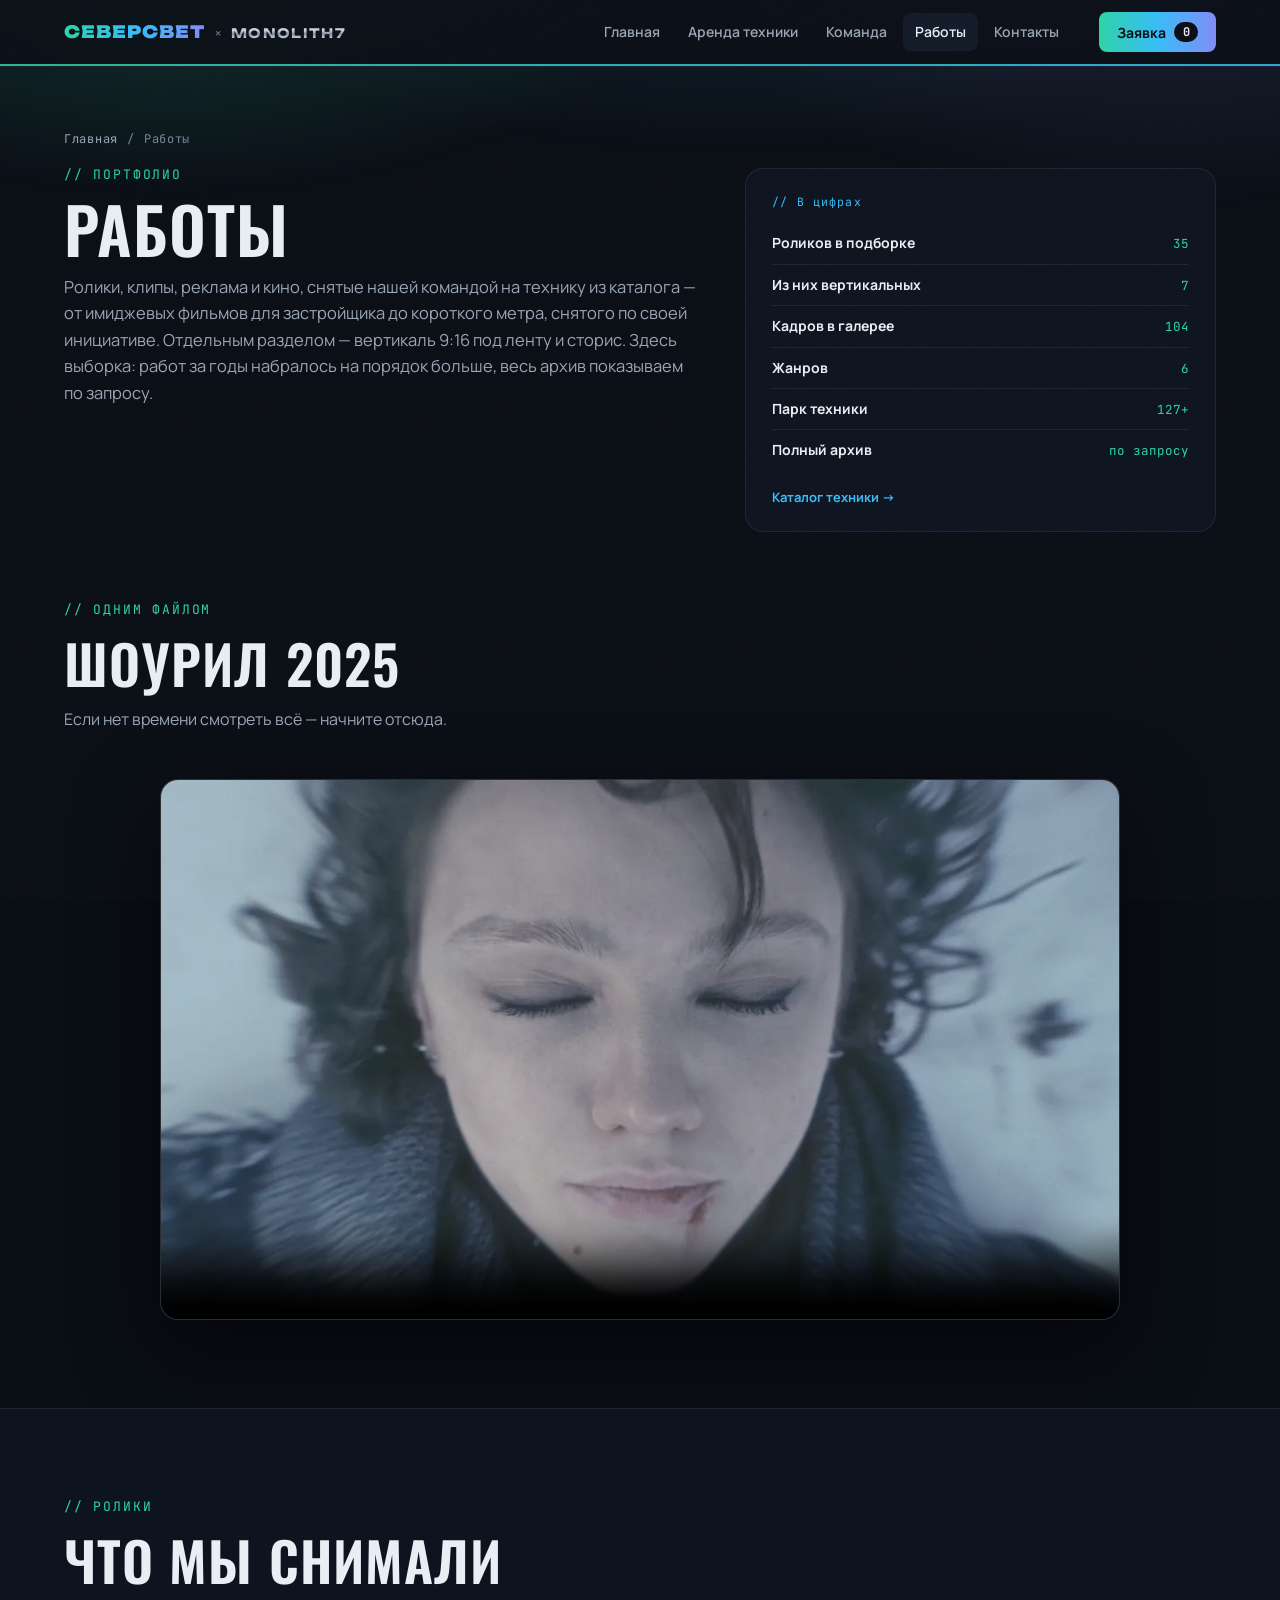
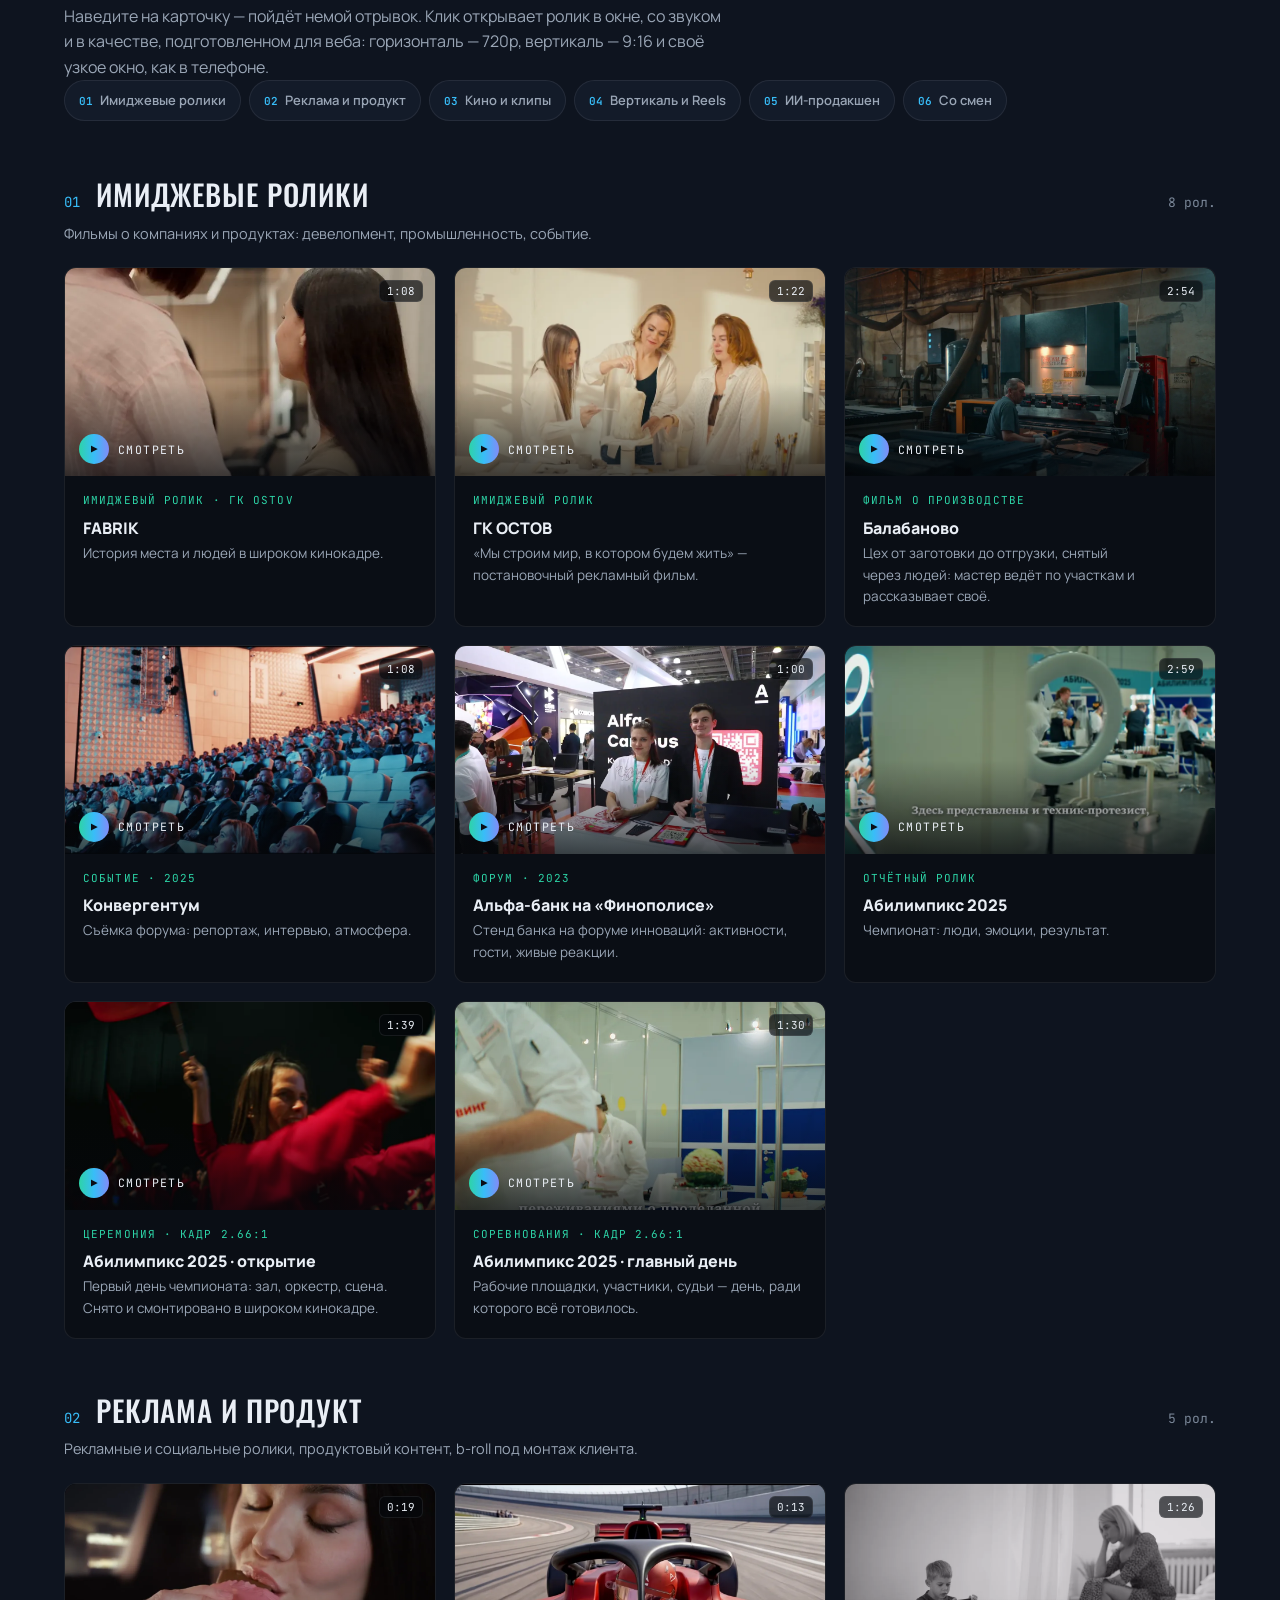
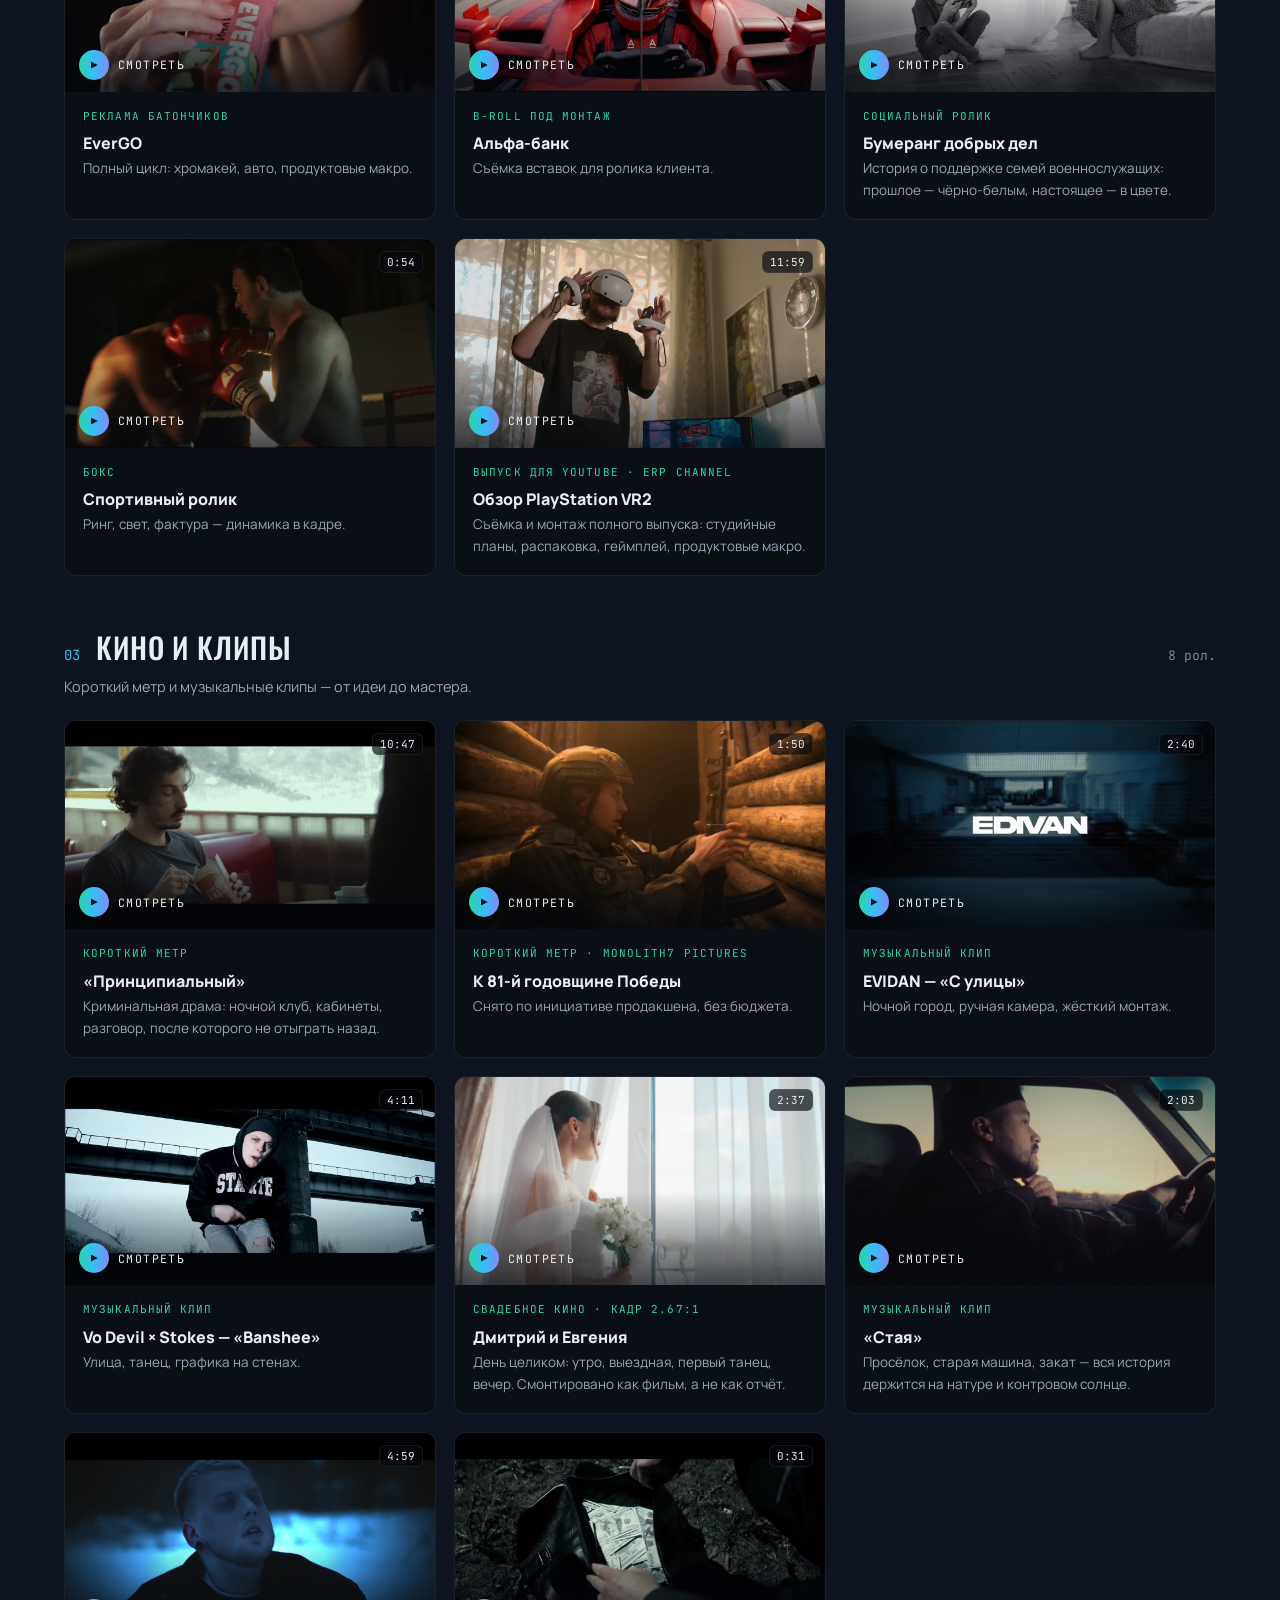
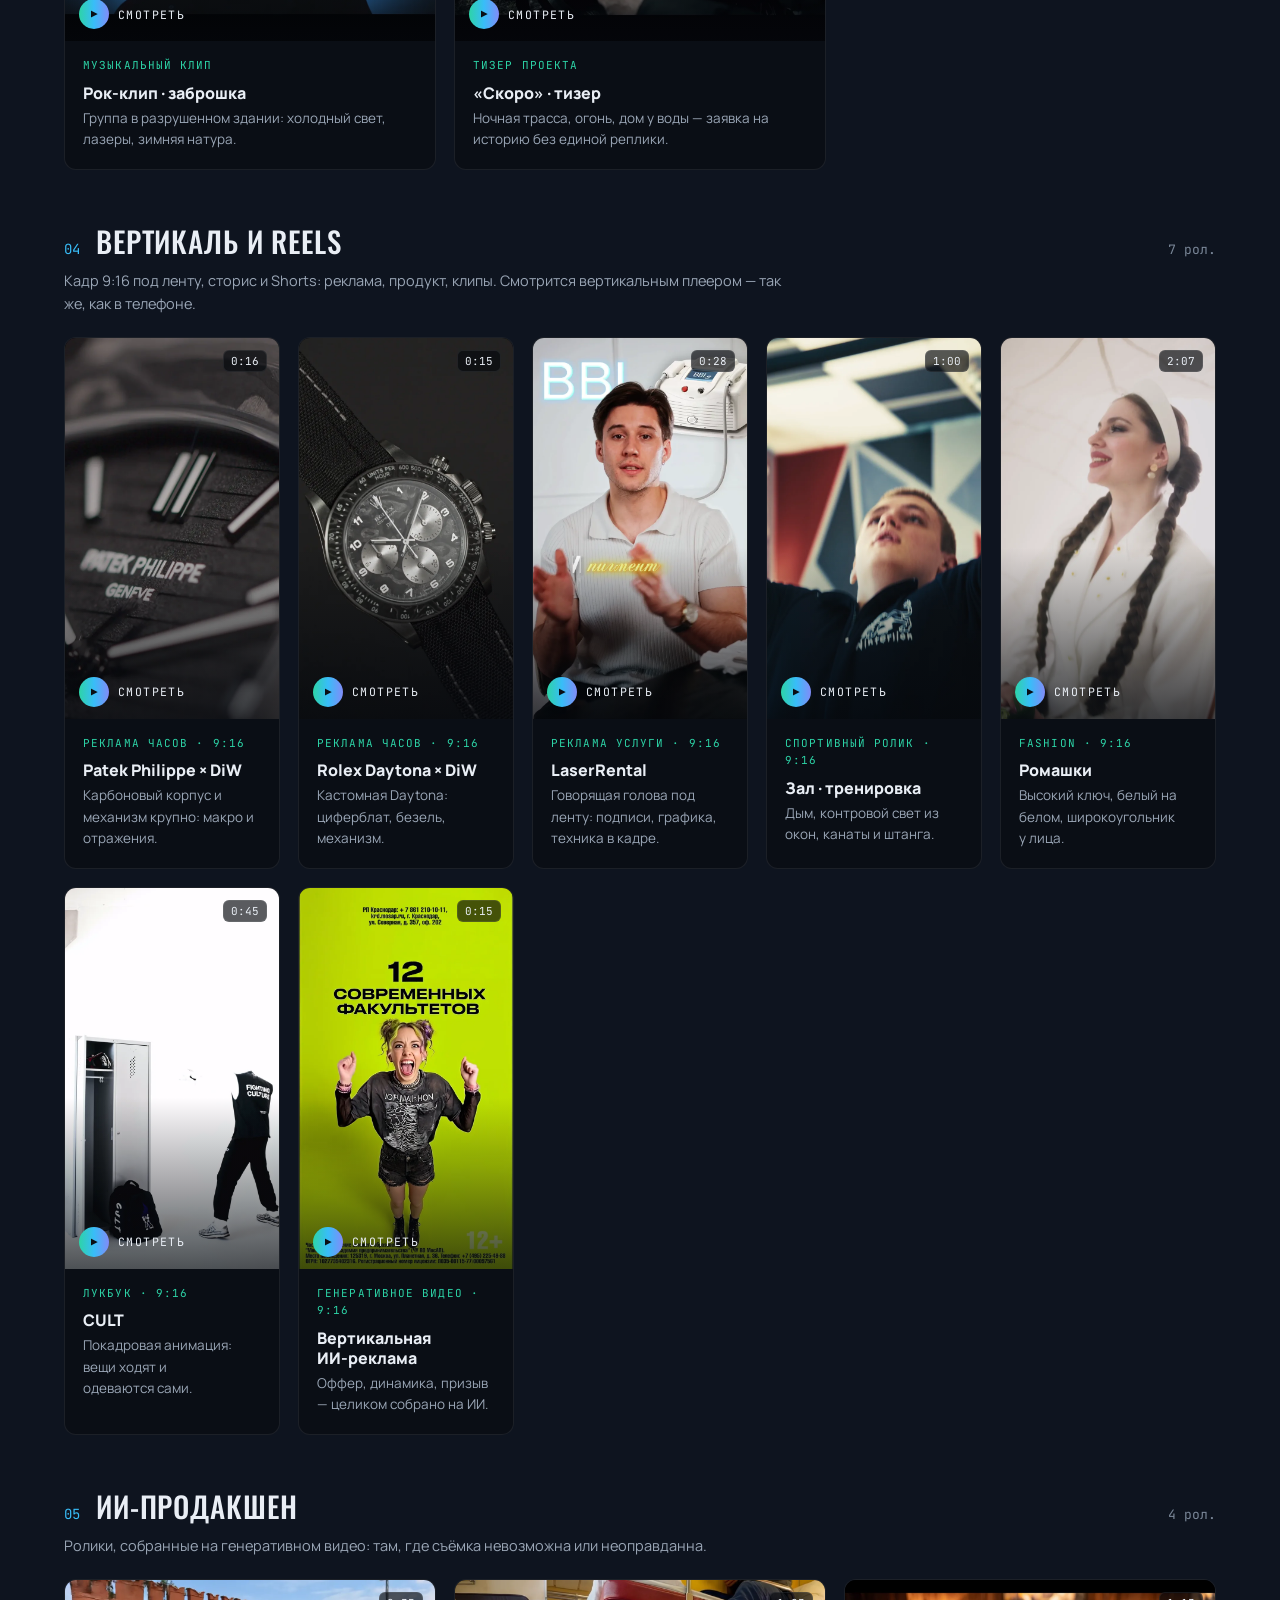
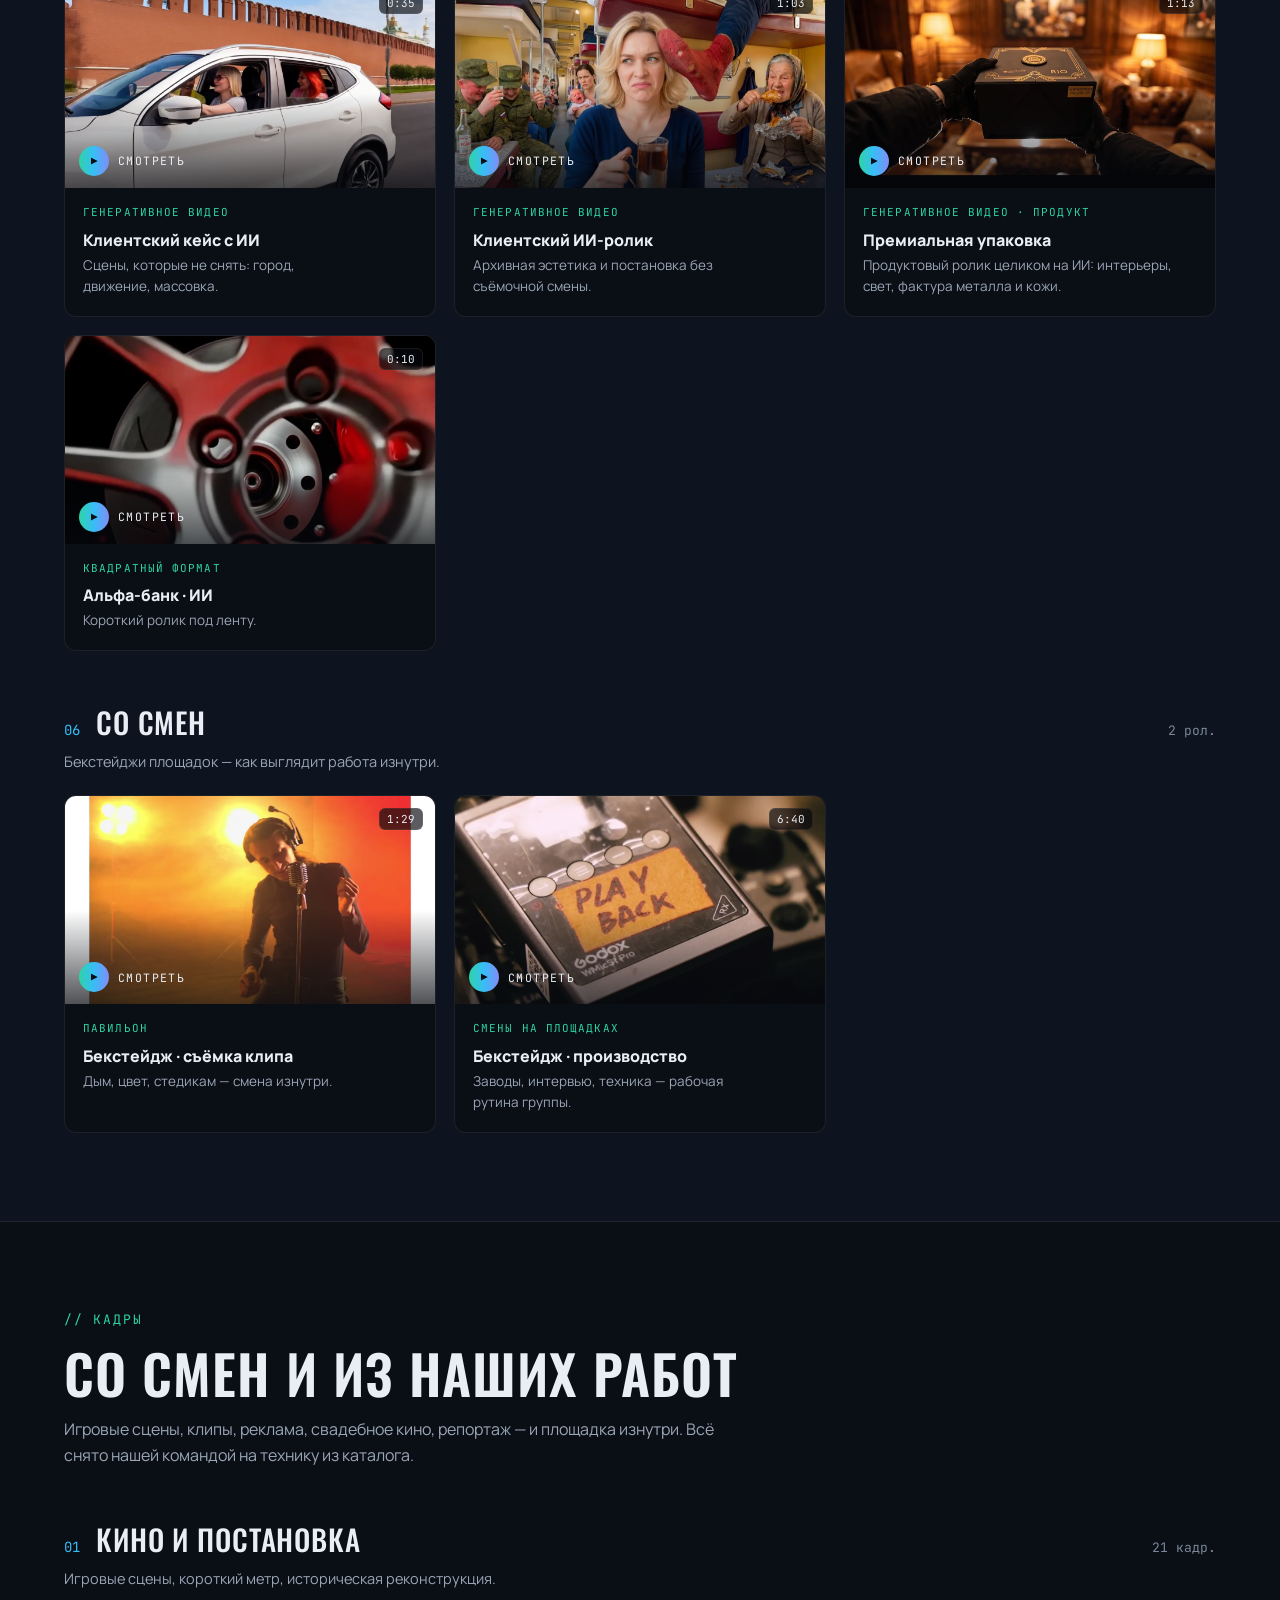
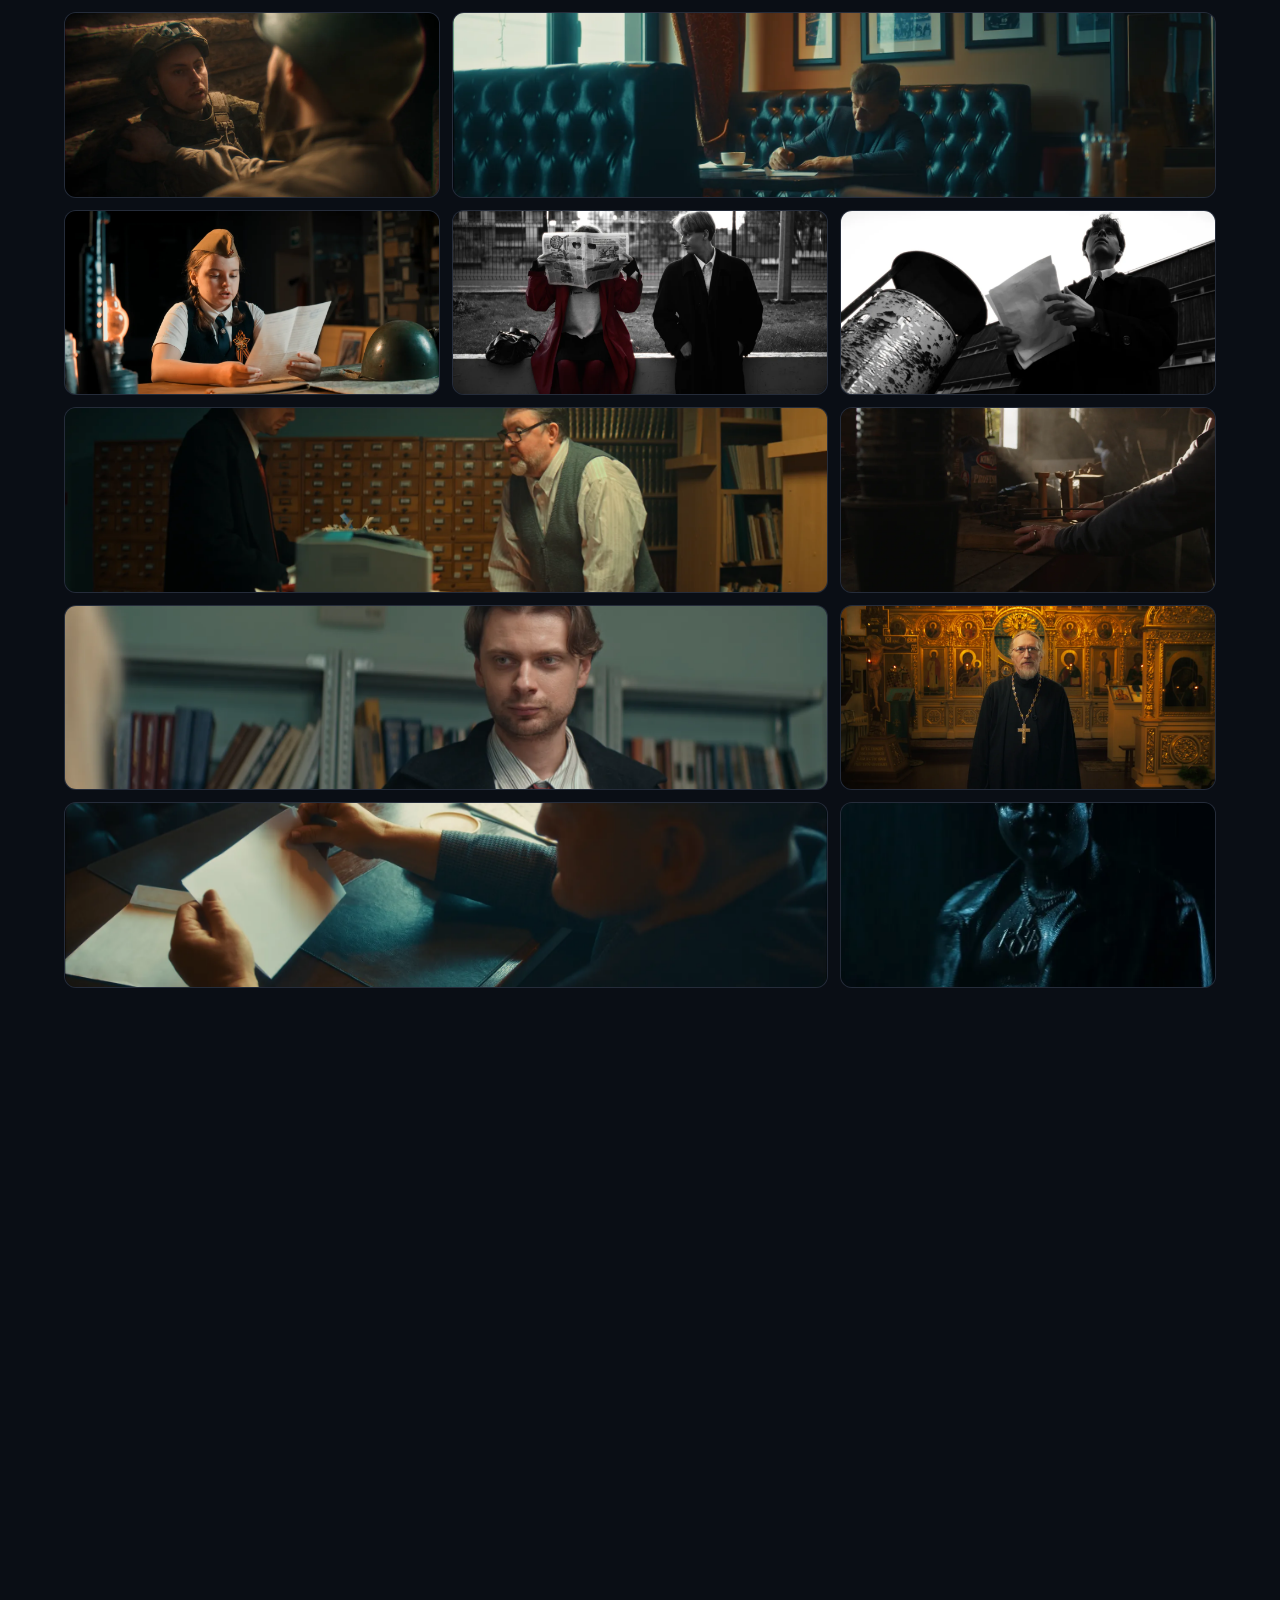
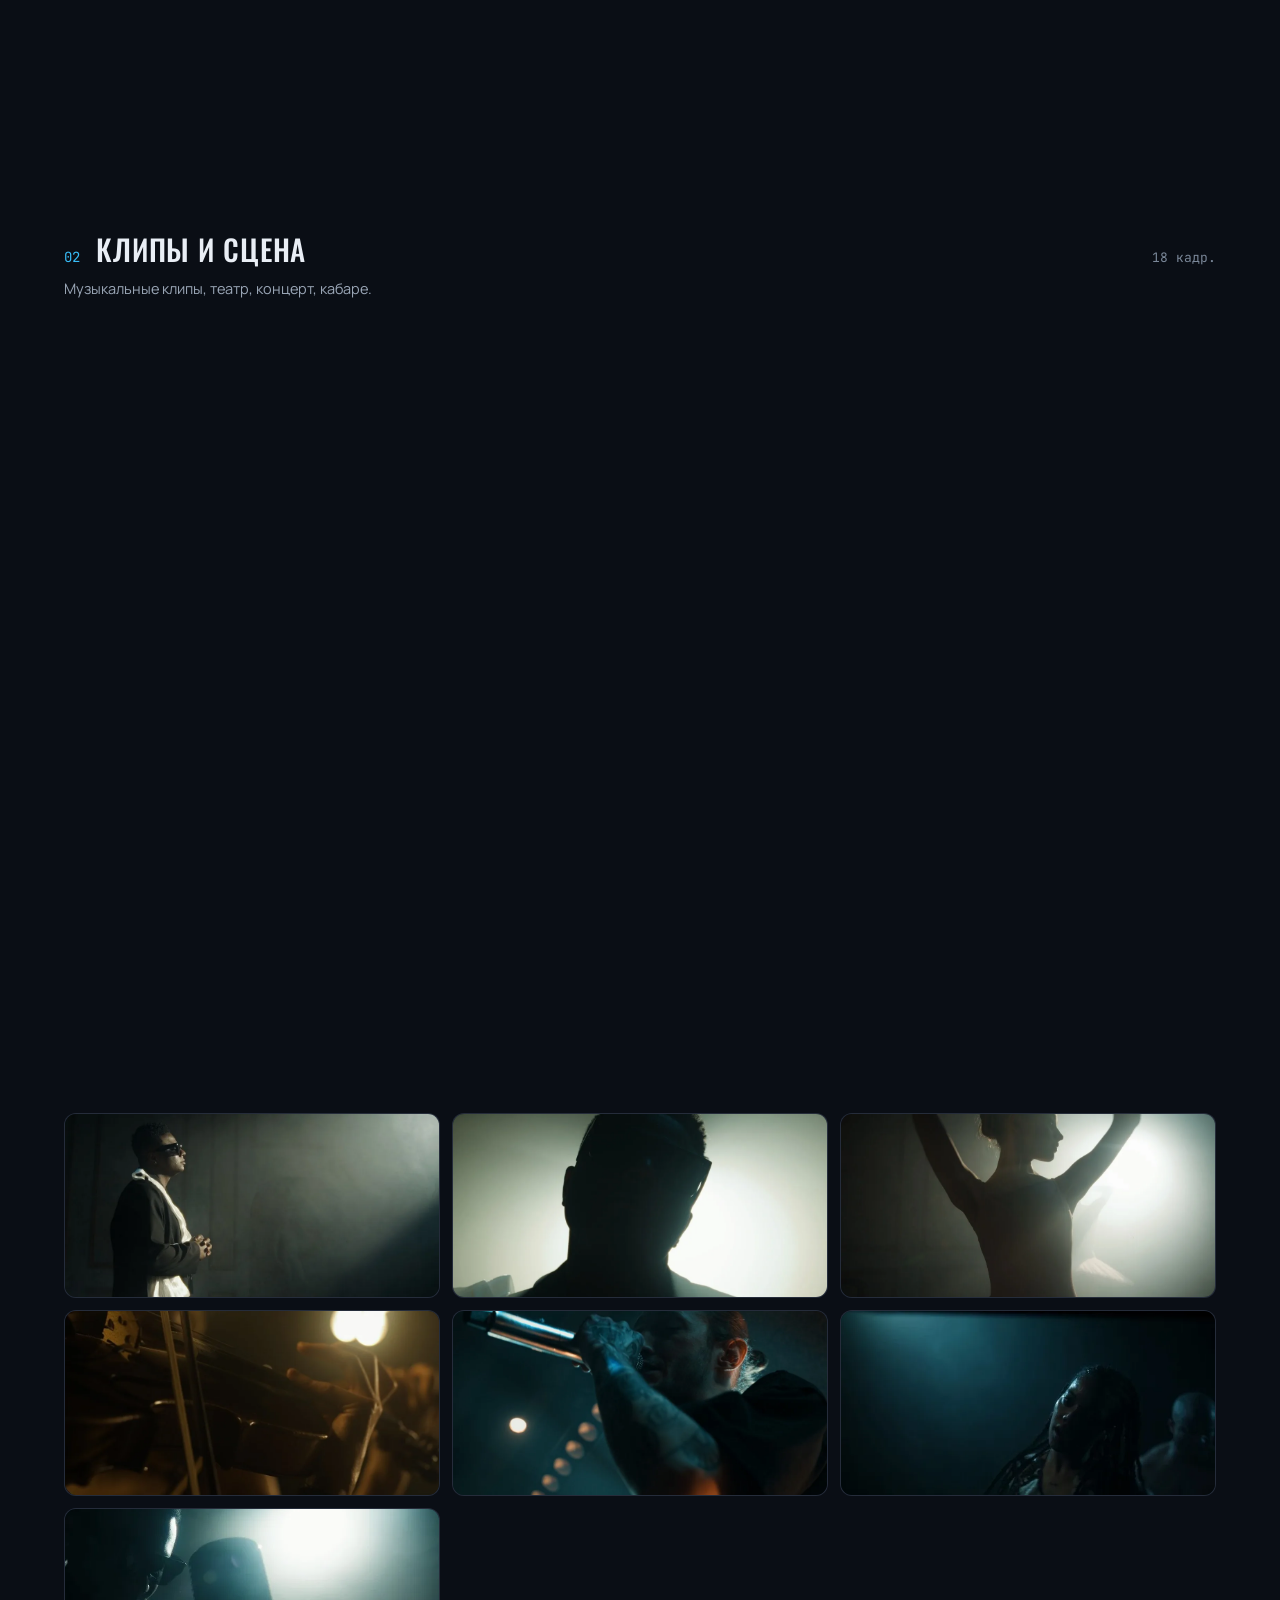
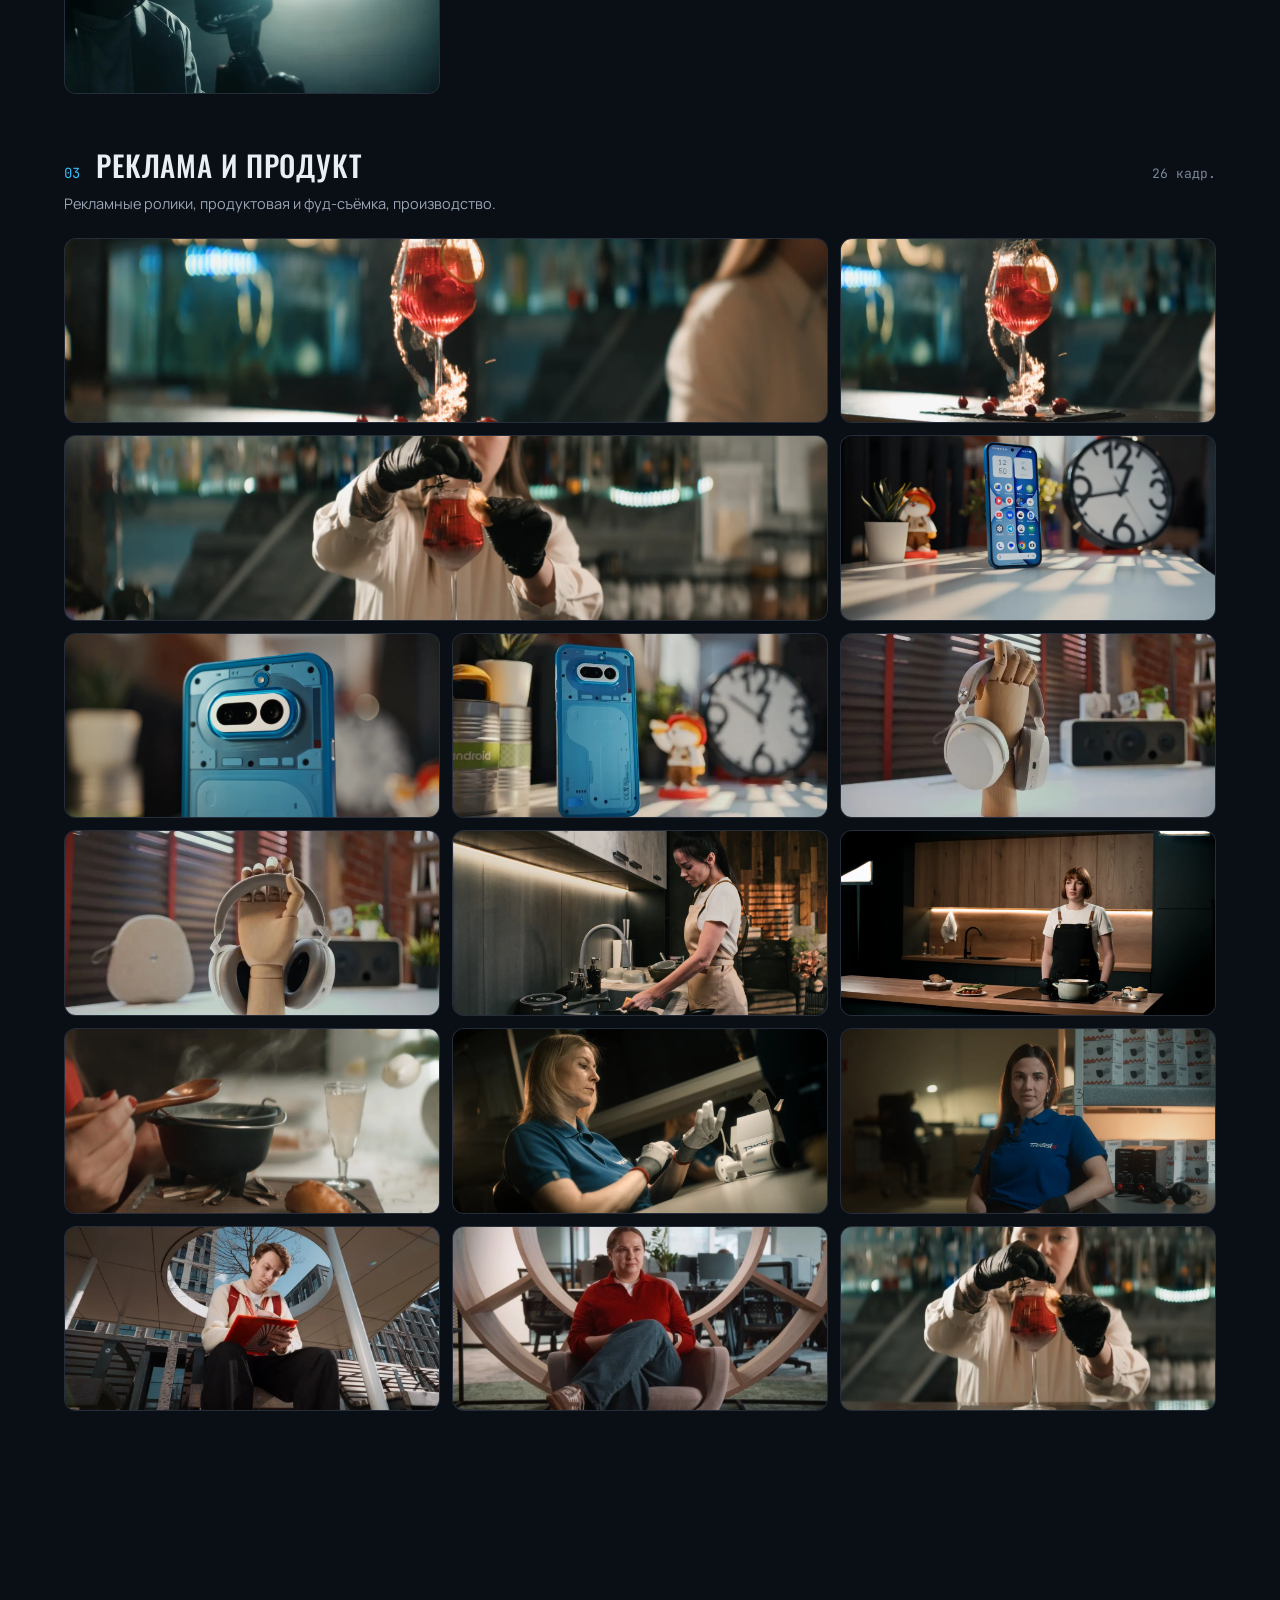
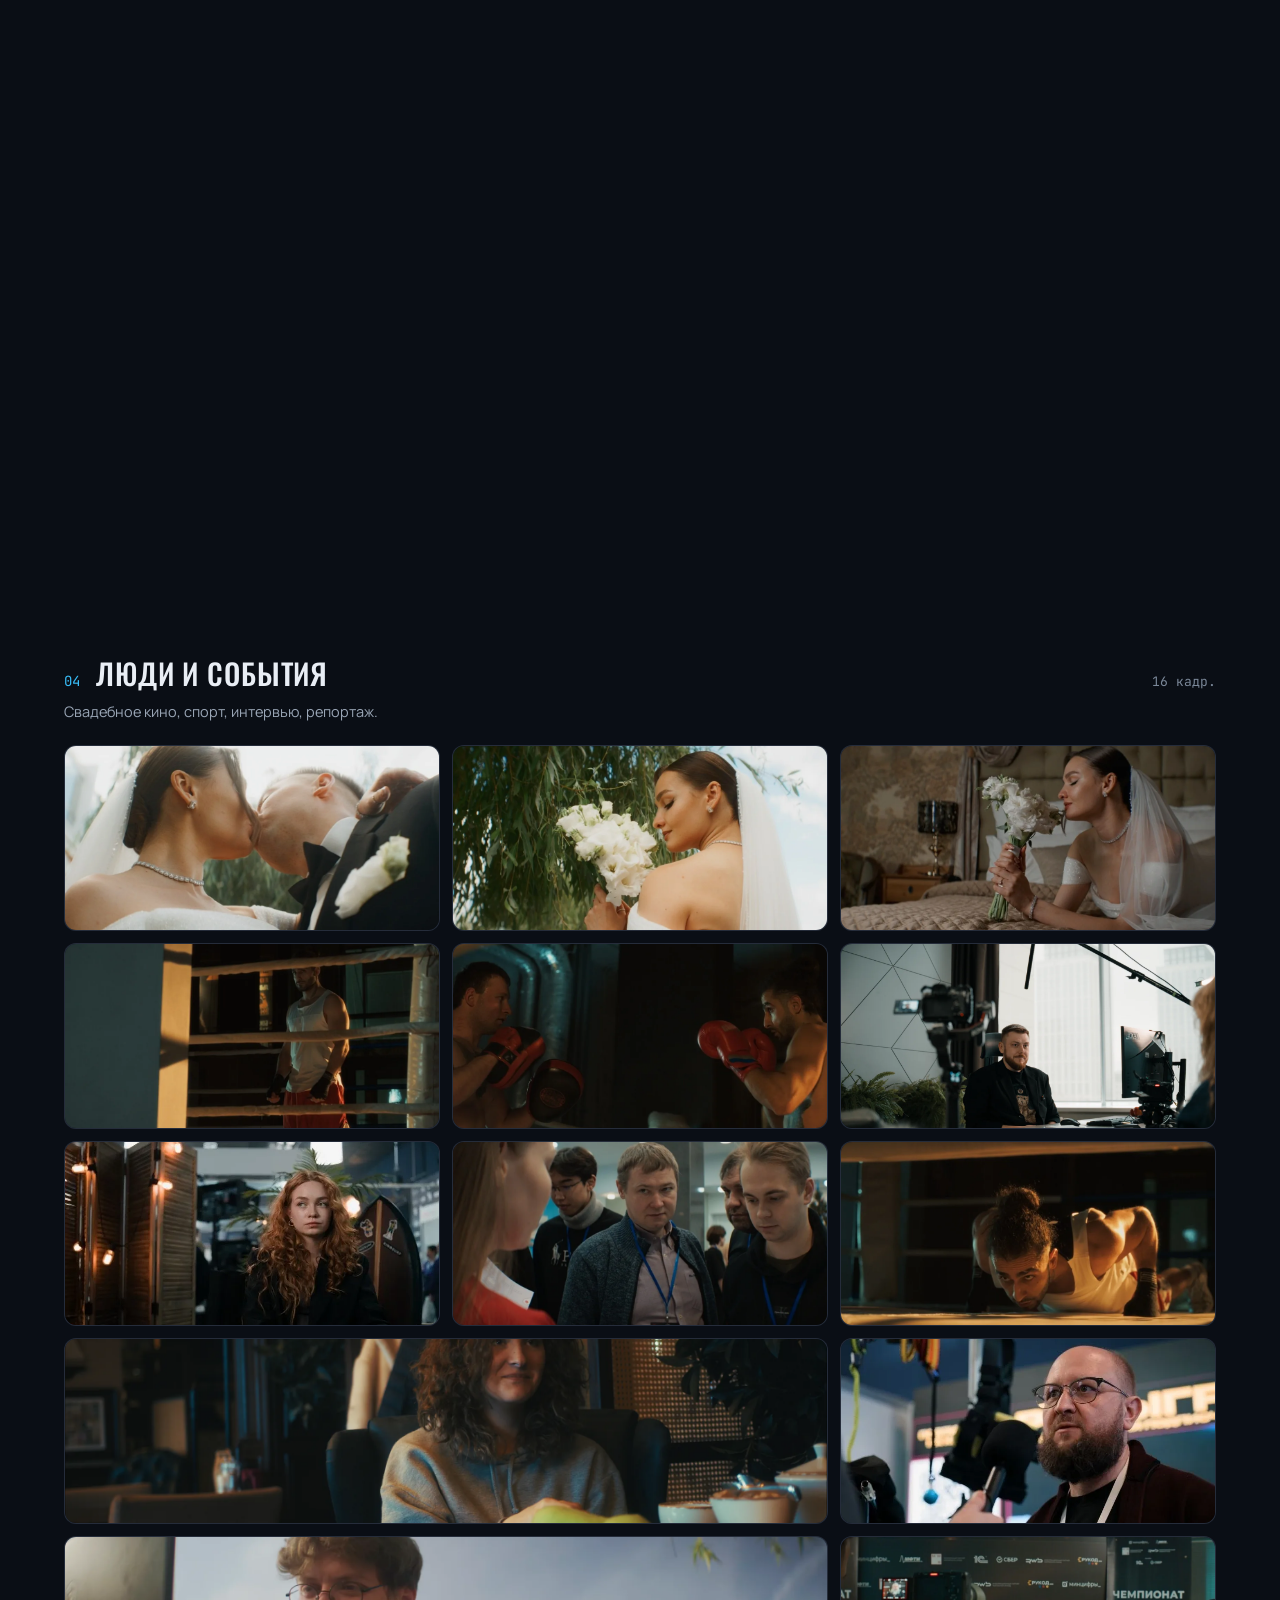
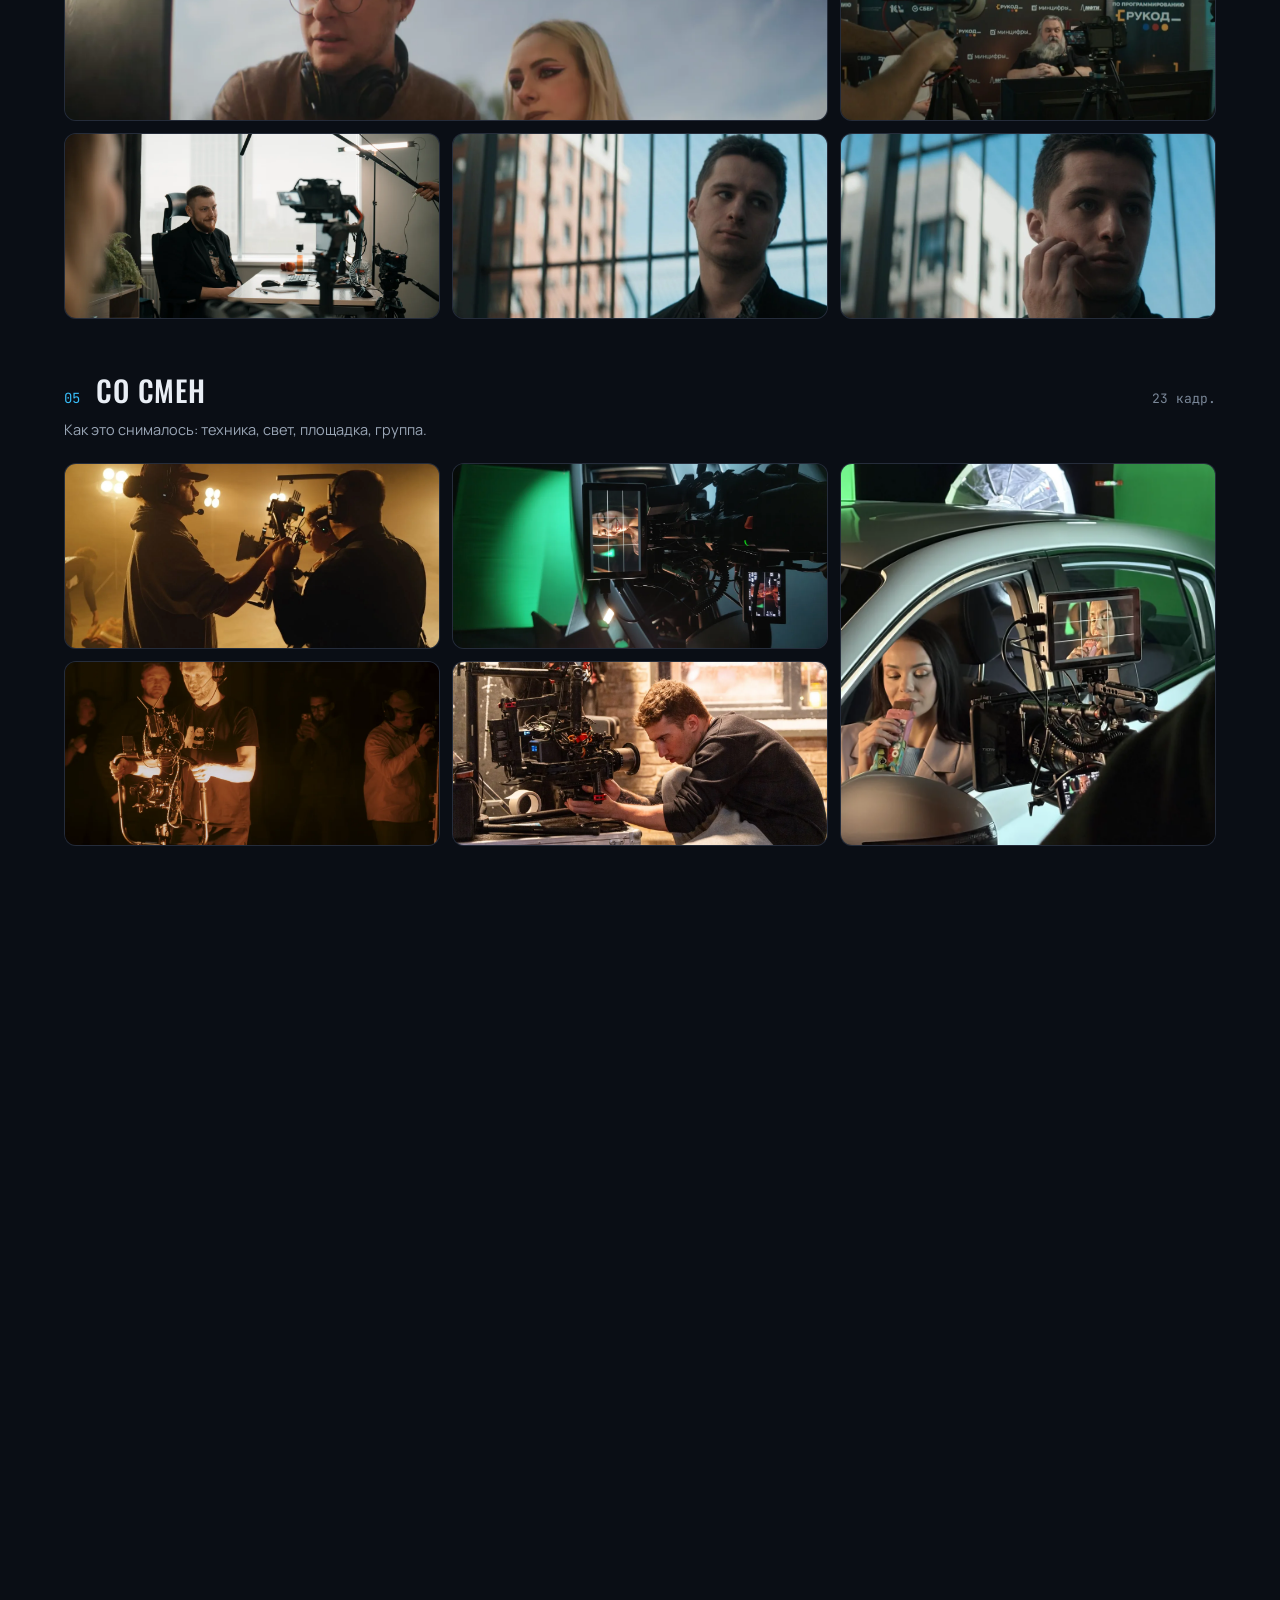
<file: works.html>
<!DOCTYPE html>
<html lang="ru">
<head>
<meta charset="UTF-8">
<meta name="viewport" content="width=device-width, initial-scale=1">
<title>Работы — СЕВЕРСВЕТ × MONOLITH7: ролики, клипы, реклама, кино</title>
<meta name="description" content="Портфолио видеопродакшена MONOLITH7: шоурил 2025, имиджевые ролики для застройщиков, реклама, музыкальные клипы, короткий метр, ИИ-продакшен и бекстейджи со смен. На сайте — выборка, полный архив показываем по запросу.">
<meta name="keywords" content="портфолио видеопродакшена, шоурил, примеры рекламных роликов, музыкальный клип съёмка, имиджевый ролик пример, бекстейдж съёмок, ИИ видео реклама, MONOLITH7 работы">
<link rel="canonical" href="https://seversvet.github.io/works.html">
<meta name="robots" content="index, follow, max-image-preview:large">
<meta property="og:title" content="Работы — СЕВЕРСВЕТ × MONOLITH7">
<meta property="og:description" content="Шоурил, ролики, клипы, реклама и кино, снятые нашей командой на технику из каталога.">
<meta property="og:type" content="website">
<meta property="og:url" content="https://seversvet.github.io/works.html">
<meta property="og:image" content="https://seversvet.github.io/assets/og-works.jpg">
<meta property="og:image:width" content="1200">
<meta property="og:image:height" content="630">
<meta property="og:image:alt" content="Работы MONOLITH7: клипы, реклама, кино, интервью и трансляции">
<meta property="og:site_name" content="СЕВЕРСВЕТ × MONOLITH7">
<meta property="og:locale" content="ru_RU">
<meta name="twitter:card" content="summary_large_image">
<meta name="twitter:title" content="Работы — шоурил, ролики, клипы и кино | MONOLITH7">
<meta name="twitter:description" content="Выборка работ: реклама, имиджевые фильмы, клипы, короткий метр и бекстейджи со смен. Полный архив — по запросу.">
<meta name="twitter:image" content="https://seversvet.github.io/assets/og-works.jpg">
<meta name="theme-color" content="#0A0E15">
<link rel="icon" href="data:image/svg+xml,%3Csvg xmlns='http://www.w3.org/2000/svg' viewBox='0 0 32 32'%3E%3Cdefs%3E%3ClinearGradient id='a' x1='0' y1='0' x2='1' y2='1'%3E%3Cstop offset='0' stop-color='%232DD4A7'/%3E%3Cstop offset='.5' stop-color='%2338BDF8'/%3E%3Cstop offset='1' stop-color='%23818CF8'/%3E%3C/linearGradient%3E%3C/defs%3E%3Crect width='32' height='32' rx='7' fill='%230A0E15'/%3E%3Cpath d='M7 24 L13 8 L16 17 L19 8 L25 24' fill='none' stroke='url(%23a)' stroke-width='2.6' stroke-linecap='round' stroke-linejoin='round'/%3E%3C/svg%3E">
<link rel="preconnect" href="https://fonts.googleapis.com">
<link rel="preconnect" href="https://fonts.gstatic.com" crossorigin>
<link href="https://fonts.googleapis.com/css2?family=Unbounded:wght@500;700;900&family=Manrope:wght@400;500;600;700;800&family=JetBrains+Mono:wght@400;600&family=Oswald:wght@500;600&display=swap" rel="stylesheet">
<link rel="stylesheet" href="assets/style.css?v=12">
</head>
<body>

<header>
  <div class="wrap nav">
    <a class="brand" href="index.html" aria-label="СЕВЕРСВЕТ и MONOLITH7 — на главную">
      <span class="sv">СЕВЕРСВЕТ</span><span class="x">×</span><span class="m7">MONOLITH7</span>
    </a>
    <nav class="nav-links" id="nav-links">
      <a href="index.html">Главная</a>
      <a href="tech.html">Аренда техники</a>
      <a href="team.html">Команда</a>
      <a href="works.html" class="here">Работы</a>
      <a href="index.html#contacts">Контакты</a>
    </nav>
    <button class="burger" id="burger" aria-label="Меню">☰</button>
    <button class="cart-btn" onclick="location.href='tech.html#request'">
      <span class="cart-word">Заявка</span> <span class="cart-count" id="cart-count">0</span>
    </button>
  </div>
  <div class="aurora-line"></div>
</header>

<main id="top">

<section class="page-hero">
  <div class="hero-sky" aria-hidden="true"></div>
  <div class="wrap hero-split">
    <div>
      <nav class="crumbs" aria-label="Хлебные крошки">
        <a href="index.html">Главная</a><span>/</span><b>Работы</b>
      </nav>
      <div class="sec-tag">// Портфолио</div>
      <h1>Работы</h1>
      <p class="lede">Ролики, клипы, реклама и кино, снятые нашей командой на технику из каталога —
      от имиджевых фильмов для застройщика до короткого метра, снятого по своей инициативе.
      Отдельным разделом — вертикаль 9:16 под ленту и сторис. Здесь выборка: работ за годы
      набралось на порядок больше, весь архив показываем по запросу.</p>
    </div>
    <!-- цифры считает app.js по данным portfolio.js — руками не проставлять -->
    <aside class="terms-card" aria-label="Портфолио в цифрах">
      <div class="tc-tag">// В цифрах</div>
      <ul>
        <li><b>Роликов в подборке</b><span id="stat-films">—</span></li>
        <li><b>Из них вертикальных</b><span id="stat-vert">—</span></li>
        <li><b>Кадров в галерее</b><span id="stat-shots">—</span></li>
        <li><b>Жанров</b><span id="stat-genres">—</span></li>
        <li><b>Парк техники</b><span id="stat-items">—</span></li>
        <li><b>Полный архив</b><span>по запросу</span></li>
      </ul>
      <a class="tc-link" href="tech.html">Каталог техники →</a>
    </aside>
  </div>
</section>

<!-- ШОУРИЛ -->
<section id="showreel" style="padding-top:24px">
  <div class="wrap">
    <div class="sec-tag">// Одним файлом</div>
    <h2 class="sec-title">Шоурил 2025</h2>
    <p class="sec-sub">Если нет времени смотреть всё — начните отсюда.</p>
    <div class="reel-box" id="reel-box"></div>
  </div>
</section>

<!-- РОЛИКИ -->
<section style="background:var(--night-2);border-top:1px solid var(--hairline);border-bottom:1px solid var(--hairline)">
  <div class="wrap">
    <div class="sec-tag">// Ролики</div>
    <h2 class="sec-title">Что мы снимали</h2>
    <p class="sec-sub">Наведите на карточку — пойдёт немой отрывок. Клик открывает ролик в окне,
    со звуком и в качестве, подготовленном для веба: горизонталь — 720p, вертикаль — 9:16
    и своё узкое окно, как в телефоне.</p>
    <nav class="cat-nav films-nav" id="films-nav" aria-label="Разделы роликов"></nav>
    <div id="films-root"></div>
  </div>
</section>

<!-- КАДРЫ -->
<section>
  <div class="wrap">
    <div class="sec-tag">// Кадры</div>
    <h2 class="sec-title">Со смен и из наших работ</h2>
    <p class="sec-sub">Игровые сцены, клипы, реклама, свадебное кино, репортаж — и площадка изнутри.
    Всё снято нашей командой на технику из каталога.</p>
    <div id="shots-root"></div>
  </div>
</section>

<!-- CTA -->
<section style="background:var(--night-2);border-top:1px solid var(--hairline)">
  <div class="wrap">
    <div class="sec-tag">// Дальше</div>
    <h2 class="sec-title">Снимем так же — или лучше</h2>
    <p class="sec-sub">Расскажите задачу: соберём смету под бюджет, подадим технику и приедем командой,
    которая знает этот парк до винтика.</p>
    <div class="hero-cta">
      <button class="btn btn-primary" onclick="location.href='tech.html#request'">Оставить заявку</button>
      <button class="btn btn-ghost" onclick="location.href='team.html'">Кто это делает</button>
    </div>
  </div>
</section>

</main>

<footer>
  <hr class="aurora-line" style="margin-bottom:36px;opacity:.5">
  <div class="wrap">
    <div class="fine"><b>СЕВЕРСВЕТ</b> — техническое обеспечение съёмок · <b>MONOLITH7</b> — продакшен полного цикла</div>
    <div class="right">Москва и МО · выезд по всей России · 2026</div>
  </div>
</footer>

<!-- окно плеера -->
<div class="player" id="player" hidden>
  <div class="player-win" role="dialog" aria-modal="true" aria-label="Просмотр ролика">
    <div class="player-bar">
      <span class="pb-title" id="player-title"></span>
      <button class="pb-close" id="player-close" aria-label="Закрыть">✕</button>
    </div>
    <video id="player-video" controls playsinline preload="metadata"></video>
  </div>
</div>

<div class="toast" id="toast"></div>
<script type="application/ld+json">
{
  "@context": "https://schema.org",
  "@type": "VideoObject",
  "name": "Шоурил MONOLITH7 2025",
  "description": "Работы продакшена MONOLITH7 за 2025 год: реклама, клипы, имиджевые ролики, кино.",
  "thumbnailUrl": "https://seversvet.github.io/assets/film/showreel.webp",
  "contentUrl": "https://seversvet.github.io/assets/film/showreel.mp4",
  "uploadDate": "2026-08-02",
  "duration": "PT2M56S",
  "inLanguage": "ru-RU",
  "publisher": { "@type": "Organization", "name": "MONOLITH7", "url": "https://seversvet.github.io/" }
}
</script>
<script type="application/ld+json">
{
  "@context": "https://schema.org",
  "@type": "BreadcrumbList",
  "itemListElement": [
    { "@type": "ListItem", "position": 1, "name": "Главная", "item": "https://seversvet.github.io/" },
    { "@type": "ListItem", "position": 2, "name": "Работы", "item": "https://seversvet.github.io/works.html" }
  ]
}
</script>
<script src="assets/catalog.js?v=12"></script>
<script src="assets/portfolio.js?v=12"></script>
<script src="assets/app.js?v=12"></script>
</body>
</html>
</file>
<file: assets/style.css>
:root{
  --night:#0A0E15;          /* полярная ночь — база */
  --night-2:#0E141F;        /* поверхность +1 */
  --night-3:#131B29;        /* поверхность +2 */
  --night-4:#182234;        /* поверхность +3 (поповеры) */
  --snow:#E9EEF5;           /* снег — основной текст */
  --steel:#9AA6B6;          /* сталь — вторичный текст */
  --steel-dim:#7A8798;      /* приглушённый — 5:1 к фону, мелкие подписи читаются */
  --hairline:rgba(233,238,245,.08);
  --hairline-strong:rgba(233,238,245,.16);
  --aurora-g:#2DD4A7;       /* аврора: зелёный */
  --aurora-c:#38BDF8;       /* аврора: циан */
  --aurora-v:#818CF8;       /* аврора: фиолет */
  --aurora:linear-gradient(90deg,var(--aurora-g),var(--aurora-c),var(--aurora-v));
  --metal:linear-gradient(180deg,#F4F6F9 0%,#C3CBD6 38%,#7E8A99 52%,#B7C0CC 66%,#E7EBF1 100%);
  --font-d:'Unbounded',sans-serif;
  --font-h:'Oswald','Arial Narrow',sans-serif;
  --font-b:'Manrope',sans-serif;
  --font-m:'JetBrains Mono',monospace;
  --r-s:8px; --r-m:12px; --r-l:18px;
  --w:1200px;
}
*{margin:0;padding:0;box-sizing:border-box}
html{scroll-behavior:smooth;scroll-padding-top:96px}
body{
  background:var(--night);color:var(--snow);
  font-family:var(--font-b);font-size:16px;line-height:1.6;
  -webkit-font-smoothing:antialiased;overflow-x:hidden;
}
::selection{background:rgba(56,189,248,.28)}
a{color:inherit;text-decoration:none}
img{max-width:100%}
:focus-visible{outline:2px solid var(--aurora-c);outline-offset:2px}
/* киноплёночное зерно (статичное — не ест FPS) */
body::after{
  content:"";position:fixed;inset:0;pointer-events:none;z-index:2000;opacity:.05;
  background-image:url("data:image/svg+xml,%3Csvg xmlns='http://www.w3.org/2000/svg' width='240' height='240'%3E%3Cfilter id='n'%3E%3CfeTurbulence type='fractalNoise' baseFrequency='0.85' numOctaves='2'/%3E%3C/filter%3E%3Crect width='240' height='240' filter='url(%23n)' opacity='0.55'/%3E%3C/svg%3E");
}
/* появление секций */
.rv{opacity:0;transform:translateY(16px);transition:opacity .55s cubic-bezier(.23,1,.32,1),transform .55s cubic-bezier(.23,1,.32,1)}
.rv.in{opacity:1;transform:none}
.wrap{max-width:var(--w);margin:0 auto;padding:0 24px}
h1,h2,h3{text-wrap:balance}

/* ── лента сияния (сигнатура) ── */
.aurora-line{height:2px;background:var(--aurora);background-size:200% 100%;border:none;opacity:.85}
@media (prefers-reduced-motion:no-preference){
  .aurora-line{animation:auroraflow 9s linear infinite}
  @keyframes auroraflow{0%{background-position:0% 0}100%{background-position:200% 0}}
}

/* ── шапка ── */
header{
  position:fixed;inset:0 0 auto 0;z-index:100;
  background:rgba(10,14,21,.82);backdrop-filter:blur(14px);-webkit-backdrop-filter:blur(14px);
  border-bottom:1px solid var(--hairline);
}
.nav{display:flex;align-items:center;gap:28px;height:64px}
.brand{display:flex;align-items:baseline;gap:10px;flex-shrink:0}
.brand .sv{font-family:var(--font-d);font-weight:900;font-size:17px;letter-spacing:.06em;
  background:var(--aurora);-webkit-background-clip:text;background-clip:text;color:transparent}
.brand .x{color:var(--steel-dim);font-size:13px}
.brand .m7{font-family:var(--font-d);font-weight:700;font-size:13px;letter-spacing:.1em;
  background:var(--metal);-webkit-background-clip:text;background-clip:text;color:transparent}
.nav-links{display:flex;gap:4px;margin-left:auto}
.nav-links a{font-size:14px;font-weight:600;color:var(--steel);padding:8px 12px;border-radius:var(--r-s);transition:color .15s,background .15s}
.nav-links a:hover{color:var(--snow);background:var(--night-3)}
.cart-btn{
  position:relative;display:inline-flex;align-items:center;gap:8px;flex-shrink:0;
  font-family:var(--font-b);font-size:14px;font-weight:700;color:var(--night);
  background:var(--aurora);border:none;border-radius:var(--r-s);
  padding:10px 18px;cursor:pointer;transition:transform .12s cubic-bezier(.23,1,.32,1),box-shadow .15s;
}
.cart-btn:hover{box-shadow:0 0 24px rgba(56,189,248,.35)}
.cart-btn:active{transform:scale(.97)}
.cart-count{
  font-family:var(--font-m);font-size:12px;line-height:1;
  background:var(--night);color:var(--snow);border-radius:99px;padding:4px 8px;min-width:24px;text-align:center;
}
.burger{display:none;background:none;border:1px solid var(--hairline-strong);border-radius:var(--r-s);color:var(--snow);width:40px;height:40px;font-size:18px;cursor:pointer;margin-left:auto}

/* ── hero ── */
.hero{position:relative;padding:170px 0 90px;overflow:hidden}
.hero-sky{position:absolute;inset:0;pointer-events:none}
.hero-sky::before{
  content:"";position:absolute;left:-15%;right:-15%;top:-30%;height:95%;
  background:
    radial-gradient(42% 55% at 22% 30%,rgba(45,212,167,.16),transparent 68%),
    radial-gradient(46% 60% at 55% 18%,rgba(56,189,248,.13),transparent 70%),
    radial-gradient(40% 55% at 82% 32%,rgba(129,140,248,.12),transparent 68%);
  filter:blur(6px);
}
@media (prefers-reduced-motion:no-preference){
  .hero-sky::before{animation:skydrift 16s ease-in-out infinite alternate}
  @keyframes skydrift{from{transform:translateX(-2.5%) skewX(-2deg)}to{transform:translateX(2.5%) skewX(2deg)}}
}
.hero-sky::after{ /* горизонт тайги */
  content:"";position:absolute;left:0;right:0;bottom:0;height:38%;
  background:linear-gradient(180deg,transparent,var(--night) 78%);
}
.hero .wrap{position:relative}
.hero-loc{font-family:var(--font-m);font-size:13px;color:var(--aurora-c);letter-spacing:.14em;text-transform:uppercase;margin-bottom:22px;max-width:calc(100% - 150px)}
.rec{position:absolute;top:2px;right:24px;display:flex;align-items:center;gap:8px;
  font-family:var(--font-m);font-size:12px;letter-spacing:.22em;color:#F87171}
.rec .dot{width:8px;height:8px;border-radius:50%;background:#F87171;box-shadow:0 0 8px rgba(248,113,113,.7)}
@media (prefers-reduced-motion:no-preference){
  .rec .dot{animation:blink 1.6s ease-in-out infinite}
  @keyframes blink{0%,100%{opacity:1}50%{opacity:.2}}
}
@media (max-width:820px){.rec{display:none}.hero-loc{max-width:none}}
.hero h1{
  font-family:var(--font-d);font-weight:900;letter-spacing:.02em;
  font-size:clamp(34px,6.4vw,84px);line-height:1.04;
  background:var(--aurora);-webkit-background-clip:text;background-clip:text;color:transparent;
}
.hero .sub-brand{display:flex;align-items:center;gap:14px;margin-top:14px;flex-wrap:wrap}
.hero .sub-brand .x{color:var(--steel-dim);font-size:20px}
.hero .sub-brand .m7big{font-family:var(--font-d);font-weight:700;font-size:clamp(17px,2.6vw,28px);letter-spacing:.12em;
  background:var(--metal);-webkit-background-clip:text;background-clip:text;color:transparent}
.hero p.lede{max-width:640px;margin-top:26px;font-size:clamp(16px,2vw,19px);color:var(--steel);text-wrap:pretty}
.hero-cta{display:flex;gap:14px;margin-top:38px;flex-wrap:wrap}
.btn{
  display:inline-flex;align-items:center;gap:10px;font-weight:700;font-size:15px;
  border-radius:var(--r-s);padding:14px 26px;cursor:pointer;border:none;
  transition:transform .12s cubic-bezier(.23,1,.32,1),box-shadow .15s,background .15s,border-color .15s;
}
.btn:active{transform:scale(.97)}
.btn-primary{background:var(--aurora);color:var(--night)}
.btn-primary:hover{box-shadow:0 0 28px rgba(45,212,167,.4)}
.btn-ghost{background:transparent;color:var(--snow);border:1px solid var(--hairline-strong)}
.btn-ghost:hover{border-color:var(--aurora-c);background:rgba(56,189,248,.06)}
/* первый экран: слева обещание, справа доказательство — кадры со смен */
.hero-grid{display:grid;grid-template-columns:minmax(0,1.04fr) minmax(0,.96fr);gap:20px 48px;align-items:center}
/* размер вордмарка меряется по своей колонке, а не по окну — иначе на планшете обрезает букву */
.hero-copy{min-width:0;container-type:inline-size}
@supports (width:1cqw){
  .hero h1{font-size:clamp(34px,11.9cqw,84px)}
  .hero .sub-brand .m7big{font-size:clamp(16px,4.6cqw,28px)}
}
.hero-frame{min-width:0}
.hf-main{position:relative;border-radius:var(--r-l);overflow:hidden;border:1px solid var(--hairline-strong);
  box-shadow:0 34px 80px rgba(0,0,0,.62)}
/* height:auto обязателен — иначе атрибут height у <img> побеждает пропорцию и кадр растягивает */
.hf-main img{display:block;width:100%;height:auto;aspect-ratio:16/9;object-fit:cover}
.hf-main::after{content:"";position:absolute;inset:0;pointer-events:none;
  background:linear-gradient(180deg,rgba(5,8,13,.34),transparent 32%,transparent 62%,rgba(5,8,13,.5))}
.hf-rec,.hf-tc{position:absolute;z-index:2;font-family:var(--font-m);font-size:11px;letter-spacing:.14em;
  background:rgba(5,8,13,.62);border:1px solid var(--hairline);border-radius:6px;padding:4px 9px}
.hf-rec{left:12px;top:12px;display:flex;align-items:center;gap:8px;color:#F87171}
.hf-rec .dot{width:7px;height:7px;border-radius:50%;background:#F87171;box-shadow:0 0 8px rgba(248,113,113,.7)}
.hf-tc{right:12px;bottom:12px;color:var(--steel);font-variant-numeric:tabular-nums}
.hf-strip{display:grid;grid-template-columns:repeat(3,1fr);gap:10px;margin-top:10px}
.hf-strip a{display:block;border-radius:var(--r-s);overflow:hidden;border:1px solid var(--hairline);
  opacity:.72;transition:opacity .2s,border-color .2s,transform .2s cubic-bezier(.23,1,.32,1)}
.hf-strip a:hover{opacity:1;border-color:rgba(56,189,248,.45);transform:translateY(-2px)}
.hf-strip img{display:block;width:100%;height:auto;aspect-ratio:16/9;object-fit:cover}
.hero-stats{grid-column:1/-1;display:flex;gap:0;margin-top:56px;border:1px solid var(--hairline);border-radius:var(--r-m);overflow:hidden}
.hero-stats div{flex:1;padding:20px 24px;border-right:1px solid var(--hairline)}
.hero-stats div:last-child{border-right:none}
.hero-stats b{display:block;font-family:var(--font-m);font-weight:600;font-size:26px;font-variant-numeric:tabular-nums;
  background:var(--aurora);-webkit-background-clip:text;background-clip:text;color:transparent}
.hero-stats span{font-size:13px;color:var(--steel-dim);font-weight:500}

/* ── общие секции ── */
section{padding:88px 0}
.sec-tag{font-family:var(--font-m);font-size:13px;color:var(--aurora-g);letter-spacing:.14em;text-transform:uppercase;margin-bottom:14px}
.sec-title{font-family:var(--font-h);font-weight:600;font-size:clamp(32px,4.6vw,54px);line-height:1.04;letter-spacing:.02em;text-transform:uppercase;margin-bottom:16px}
.sec-sub{color:var(--steel);max-width:660px;text-wrap:pretty}

/* ── кто мы ── */
.duo{display:grid;grid-template-columns:1fr 1fr;gap:22px;margin-top:46px}
.duo-card{background:var(--night-2);border:1px solid var(--hairline);border-radius:var(--r-l);padding:36px;position:relative;overflow:hidden}
.duo-card .top-line{position:absolute;top:0;left:0;right:0;height:2px}
.duo-card.sv .top-line{background:var(--aurora)}
.duo-card.m7 .top-line{background:linear-gradient(90deg,#F4F6F9,#7E8A99,#E7EBF1)}
.duo-card h3{font-family:var(--font-d);font-weight:700;font-size:21px;letter-spacing:.04em;margin-bottom:6px}
.duo-card.sv h3{background:var(--aurora);-webkit-background-clip:text;background-clip:text;color:transparent}
.duo-card.m7 h3{background:var(--metal);-webkit-background-clip:text;background-clip:text;color:transparent}
.duo-card .role{font-family:var(--font-m);font-size:12px;color:var(--steel-dim);letter-spacing:.1em;text-transform:uppercase;margin-bottom:18px}
.duo-card p{color:var(--steel);font-size:15px;margin-bottom:12px;text-wrap:pretty}
.duo-card p:last-of-type{margin-bottom:0}
.duo-card p b{color:var(--snow)}
.duo-plus{
  grid-column:1/-1;text-align:center;background:var(--night-2);border:1px solid var(--hairline);
  border-radius:var(--r-l);padding:30px 36px;
}
.duo-plus p{color:var(--steel);max-width:760px;margin:0 auto}
.duo-plus b{color:var(--snow)}

/* ── услуги ── */
.services{display:grid;grid-template-columns:repeat(2,1fr);gap:22px;margin-top:46px}
.svc{background:var(--night-2);border:1px solid var(--hairline);border-radius:var(--r-l);padding:32px;transition:border-color .2s,transform .2s cubic-bezier(.23,1,.32,1)}
.svc:hover{border-color:rgba(56,189,248,.35);transform:translateY(-3px)}
.svc .num{font-family:var(--font-m);font-size:13px;color:var(--aurora-c);margin-bottom:16px;display:block}
.svc h3{font-size:19px;font-weight:800;margin-bottom:10px}
.svc p{color:var(--steel);font-size:15px;text-wrap:pretty}
.cycle{margin-top:22px;background:var(--night-2);border:1px solid var(--hairline);border-radius:var(--r-l);padding:36px}
.cycle h3{font-size:19px;font-weight:800;margin-bottom:12px}
.cycle p{color:var(--steel);font-size:15px;max-width:900px;margin-bottom:10px;text-wrap:pretty}
.cycle p:last-child{margin-bottom:0}
.cycle b{color:var(--snow)}

/* ── пакеты ── */
.kits{display:grid;grid-template-columns:repeat(auto-fit,minmax(320px,1fr));gap:22px;margin-top:46px}
.kit{background:var(--night-2);border:1px solid var(--hairline);border-radius:var(--r-l);padding:30px;display:flex;flex-direction:column}
.kit .k-tag{font-family:var(--font-m);font-size:12px;letter-spacing:.12em;text-transform:uppercase;color:var(--aurora-g);margin-bottom:14px}
.kit h3{font-size:19px;font-weight:800;margin-bottom:12px}
.kit ul{list-style:none;margin:0 0 18px;flex:1}
.kit li{font-size:14px;color:var(--steel);padding:7px 0;border-bottom:1px solid var(--hairline)}
.kit li:last-child{border-bottom:none}
.kit li::before{content:"—";color:var(--aurora-c);margin-right:10px}
.kit .k-note{font-size:13px;color:var(--steel-dim)}

/* ── каталог ── */
#catalog{padding-top:64px}
.cat-toolbar{position:sticky;top:64px;z-index:50;background:rgba(10,14,21,.9);backdrop-filter:blur(12px);-webkit-backdrop-filter:blur(12px);
  padding:16px 0;border-bottom:1px solid var(--hairline);margin-top:34px}
/* поиск по парку: 127 позиций листать долго, проще набрать «петличка» */
.cat-find{display:flex;align-items:center;gap:14px;margin-top:12px}
.cat-find input{flex:1;min-width:0;background:#080C12;border:1px solid var(--hairline-strong);
  border-radius:var(--r-s);color:var(--snow);font-family:var(--font-b);font-size:14px;
  padding:11px 14px;min-height:44px;transition:border-color .15s}
.cat-find input::placeholder{color:var(--steel-dim)}
.cat-find input:focus{outline:none;border-color:var(--aurora-c)}
.cat-find .cf-count{font-family:var(--font-m);font-size:12px;color:var(--steel-dim);white-space:nowrap}
.item[hidden],.cat-group[hidden]{display:none}
/* высоту липкой панели считает app.js — под ней и прячутся заголовки веток */
.cat-group{scroll-margin-top:var(--cat-anchor,180px)}
@media (max-width:560px){.cat-find .cf-count{display:none}}
.chips{display:flex;gap:8px;overflow-x:auto;scrollbar-width:none;padding-bottom:2px}
.chips::-webkit-scrollbar{display:none}
.chip{
  flex-shrink:0;font-family:var(--font-b);font-size:13px;font-weight:600;color:var(--steel);
  background:var(--night-3);border:1px solid var(--hairline);border-radius:99px;
  padding:9px 16px;cursor:pointer;transition:all .15s;white-space:nowrap;
}
.chip:hover{color:var(--snow);border-color:var(--hairline-strong)}
.chip.on{color:var(--night);background:var(--aurora);border-color:transparent;font-weight:700}
.cat-group{margin-top:56px}
.cat-head{display:flex;align-items:baseline;gap:16px;margin-bottom:8px}
.cat-head .idx{font-family:var(--font-m);font-size:14px;color:var(--aurora-c)}
.cat-head h3{font-family:var(--font-h);font-weight:500;font-size:clamp(21px,2.6vw,29px);letter-spacing:.03em;text-transform:uppercase;line-height:1.05}
.cat-head .cnt{font-family:var(--font-m);font-size:13px;color:var(--steel-dim);margin-left:auto;font-variant-numeric:tabular-nums}
.cat-desc{color:var(--steel);font-size:14.5px;margin-bottom:22px;max-width:720px;text-wrap:pretty}
.grid{display:grid;grid-template-columns:repeat(auto-fill,minmax(252px,1fr));gap:12px}
.item{
  background:var(--night-2);border:1px solid var(--hairline);border-radius:var(--r-m);
  padding:14px 16px;display:flex;flex-direction:column;gap:8px;position:relative;
  transition:border-color .18s,background .18s;
}
.item:hover{border-color:rgba(45,212,167,.4);background:var(--night-3)}
/* витрина позиции: предмет стоит на «полке» — мягкое сияние сверху, тень-опора снизу */
.i-pic{height:96px;display:flex;align-items:center;justify-content:center;position:relative;margin-bottom:4px}
.i-pic::before{content:"";position:absolute;inset:0;
  background:radial-gradient(58% 62% at 50% 42%,rgba(56,189,248,.14),transparent 72%)}
.i-pic::after{content:"";position:absolute;bottom:6px;width:88px;height:9px;border-radius:50%;
  background:radial-gradient(50% 50% at 50% 50%,rgba(2,4,8,.75),transparent 72%)}
.i-pic svg,.i-pic img{position:relative;width:124px;height:93px;object-fit:contain;
  filter:drop-shadow(0 10px 14px rgba(0,0,0,.55));
  transition:transform .28s cubic-bezier(.23,1,.32,1)}
.item:hover .i-pic svg,.item:hover .i-pic img{transform:scale(1.07) translateY(-3px)}
.item .i-top{display:flex;align-items:flex-start;gap:10px}
.item h4{font-size:14px;font-weight:700;line-height:1.3;flex:1}
.item .qty{font-family:var(--font-m);font-size:11.5px;color:var(--aurora-g);background:rgba(45,212,167,.09);
  border:1px solid rgba(45,212,167,.22);border-radius:6px;padding:2px 7px;white-space:nowrap;font-variant-numeric:tabular-nums}
.item p{font-size:12.5px;color:var(--steel);line-height:1.45;flex:1;text-wrap:pretty}
.item .i-foot{display:flex;align-items:center;gap:10px}
.item .price{font-family:var(--font-m);font-size:11.5px;color:var(--steel-dim);letter-spacing:.01em}
.item .price b{font-size:14px;font-weight:600;color:var(--snow);font-variant-numeric:tabular-nums}
.add{
  margin-left:auto;font-size:12.5px;font-weight:700;color:var(--aurora-c);
  background:transparent;border:1px solid rgba(56,189,248,.35);border-radius:var(--r-s);
  padding:6px 12px;cursor:pointer;transition:all .15s;min-height:32px;
}
.add:hover{background:rgba(56,189,248,.1)}
.add:active{transform:scale(.96)}
.add.in{color:var(--night);background:var(--aurora);border-color:transparent}
.item.hidden{display:none}
.cat-group.hidden{display:none}

/* ── условия ── */
.terms{display:grid;grid-template-columns:repeat(3,1fr);gap:22px;margin-top:46px}
.term{background:var(--night-2);border:1px solid var(--hairline);border-radius:var(--r-l);padding:30px}
.term h3{font-size:17px;font-weight:800;margin-bottom:10px}
.term p{color:var(--steel);font-size:14.5px;text-wrap:pretty}
.term .ship{list-style:none;margin:0 0 12px}
.term .ship li{display:flex;flex-wrap:wrap;gap:2px 12px;align-items:baseline;
  padding:9px 0;border-bottom:1px solid var(--hairline)}
.term .ship li:last-child{border-bottom:none}
.term .ship b{font-size:14.5px;font-weight:700;min-width:170px}
.term .ship span{font-family:var(--font-m);font-size:12.5px;color:var(--aurora-g);margin-left:auto;text-align:right}
.term .term-note{font-size:13px;color:var(--steel-dim)}
@media (max-width:520px){.term .ship span{margin-left:0;text-align:left}}

/* ── команда ── */
.crew{display:grid;grid-template-columns:repeat(auto-fit,minmax(320px,1fr));gap:22px;margin-top:46px}
.dept{background:var(--night-2);border:1px solid var(--hairline);border-radius:var(--r-l);padding:30px}
.dept .d-tag{font-family:var(--font-m);font-size:12px;color:var(--aurora-v);letter-spacing:.12em;text-transform:uppercase;margin-bottom:14px}
.dept h3{font-size:18px;font-weight:800;margin-bottom:16px}
.dept ul{list-style:none}
.dept li{padding:10px 0;border-bottom:1px solid var(--hairline);font-size:14.5px}
.dept li:last-child{border-bottom:none}
.dept li b{display:block;font-weight:700;color:var(--snow)}
.dept li span{color:var(--steel-dim);font-size:13px}
.crew-note{margin-top:22px;background:linear-gradient(180deg,var(--night-2),var(--night-3));border:1px solid var(--hairline);border-radius:var(--r-l);padding:32px}
.crew-note p{color:var(--steel);max-width:860px;text-wrap:pretty}
.crew-note b{color:var(--snow)}

/* ── частые вопросы (нативный details, без JS) ── */
.faq{margin-top:40px;max-width:860px;border-top:1px solid var(--hairline)}
/* на широком экране вопросы идут в две колонки — одна узкая колонка оставляла полэкрана пустым */
@media (min-width:1060px){
  .faq{max-width:none;display:grid;grid-template-columns:1fr 1fr;column-gap:56px;
    align-items:start;border-top:none}
  .faq .qa{border-top:1px solid var(--hairline)}
}
.qa{border-bottom:1px solid var(--hairline)}
.qa summary{list-style:none;cursor:pointer;position:relative;padding:19px 40px 19px 0;
  font-size:15.5px;font-weight:700;transition:color .15s}
.qa summary::-webkit-details-marker{display:none}
.qa summary:hover{color:var(--aurora-c)}
.qa summary::after{content:"";position:absolute;right:10px;top:26px;width:8px;height:8px;
  border-right:2px solid var(--aurora-c);border-bottom:2px solid var(--aurora-c);
  transform:rotate(45deg);transition:transform .2s cubic-bezier(.23,1,.32,1)}
.qa[open] summary::after{transform:rotate(-135deg);top:29px}
.qa p{padding:0 40px 20px 0;color:var(--steel);font-size:14.5px;text-wrap:pretty}

/* ── заявка ── */
#request{padding-bottom:100px}
.req-box{display:grid;grid-template-columns:1.1fr .9fr;gap:22px;margin-top:46px}
/* карточка формы живёт по своему контенту: иначе тянется до высоты расчёта и снизу зияет пустота */
.req-form{background:var(--night-2);border:1px solid var(--hairline);border-radius:var(--r-l);padding:36px;
  align-self:start}
.req-form label{display:block;font-size:13px;font-weight:700;color:var(--steel);margin:18px 0 7px}
.req-form label:first-of-type{margin-top:0}
.req-form label i{color:var(--aurora-g);font-style:normal}
.req-form input,.req-form select,.req-form textarea,.rc-calc input,.rc-calc select{
  width:100%;background:#080C12;border:1px solid var(--hairline-strong);border-radius:var(--r-s);
  color:var(--snow);font-family:var(--font-b);font-size:15px;padding:12px 14px;min-height:46px;
  color-scheme:dark;transition:border-color .15s,box-shadow .15s;
}
.req-form textarea{min-height:96px;resize:vertical}
.req-form input:focus,.req-form select:focus,.req-form textarea:focus,
.rc-calc input:focus,.rc-calc select:focus{outline:none;border-color:var(--aurora-c)}
.req-form input.invalid{border-color:#F87171;box-shadow:0 0 0 3px rgba(248,113,113,.14)}
.req-form .row2{display:grid;grid-template-columns:1fr 1fr;gap:14px}
.req-form .row2 label{margin-top:18px}
.req-form .row2:first-child label{margin-top:0}
.req-form .btn{width:100%;justify-content:center;margin-top:26px}
.req-out .out-note{margin-top:12px;font-size:12.5px;color:var(--steel-dim);text-wrap:pretty}
/* расчёт остаётся на виду, пока листаешь форму */
.req-cart{background:var(--night-2);border:1px solid var(--hairline);border-radius:var(--r-l);padding:32px;
  display:flex;flex-direction:column;align-self:start;position:sticky;top:84px}
.req-cart h3{font-size:17px;font-weight:800;margin-bottom:6px}
.req-cart .rc-sub{font-size:13px;color:var(--steel-dim);margin-bottom:18px}
#cart-list{list-style:none;overflow-y:auto;max-height:330px}
#cart-list li{display:flex;align-items:center;gap:10px;padding:10px 0;border-bottom:1px solid var(--hairline);font-size:14px}
#cart-list li:last-child{border-bottom:none}
#cart-list .nm{flex:1;min-width:0;line-height:1.35}
#cart-list .qty-box{display:inline-flex;align-items:center;gap:2px;flex-shrink:0;
  background:var(--night-3);border:1px solid var(--hairline);border-radius:var(--r-s)}
#cart-list .qb{width:26px;height:28px;background:none;border:none;color:var(--steel);
  font-size:15px;line-height:1;cursor:pointer;border-radius:6px;transition:color .15s,background .15s}
#cart-list .qb:hover:not(:disabled){color:var(--snow);background:rgba(56,189,248,.12)}
#cart-list .qb:disabled{color:var(--steel-dim);opacity:.4;cursor:default}
#cart-list .q{font-family:var(--font-m);font-style:normal;font-size:12.5px;min-width:16px;text-align:center;
  font-variant-numeric:tabular-nums}
#cart-list .rm{background:none;border:none;color:var(--steel-dim);cursor:pointer;font-size:15px;padding:4px 6px;border-radius:6px;flex-shrink:0}
#cart-list .rm:hover{color:#F87171;background:rgba(248,113,113,.08)}
#cart-list .pr{font-family:var(--font-m);font-style:normal;font-size:12px;color:var(--aurora-g);
  white-space:nowrap;font-variant-numeric:tabular-nums;min-width:64px;text-align:right}
.rc-calc{margin-top:18px;padding-top:18px;border-top:1px solid var(--hairline-strong)}
.rc-calc .rc-row{display:grid;grid-template-columns:110px 1fr;gap:12px}
.rc-calc .rc-row+.rc-row{margin-top:12px}
.rc-calc .rc-row.solo{grid-template-columns:1fr}
/* при шестичасовой смене счётчик суток отключён — видно, что поле не работает */
.rc-calc input:disabled{opacity:.4;cursor:not-allowed}
/* подача и забор — независимые плечи, каждое со своим тарифом */
.rc-calc .rc-legs{display:flex;flex-wrap:wrap;gap:9px 18px;margin-top:11px}
.rc-calc .rc-legs[hidden]{display:none}
.rc-calc .chk{display:flex;align-items:center;gap:8px;margin:0;font-size:12.5px;font-weight:600;
  color:var(--steel);cursor:pointer}
.rc-calc .chk input{width:16px;height:16px;min-height:0;padding:0;accent-color:var(--aurora-c);cursor:pointer}
.rc-calc label{display:block;font-size:12px;font-weight:700;color:var(--steel-dim);margin-bottom:7px;
  letter-spacing:.02em}
#cart-total{margin-top:20px}
#cart-total .tr{display:flex;align-items:baseline;gap:12px;padding:7px 0;font-size:13.5px;color:var(--steel)}
#cart-total .tr b{margin-left:auto;font-family:var(--font-m);font-size:13.5px;font-weight:600;color:var(--snow);
  font-variant-numeric:tabular-nums;white-space:nowrap}
#cart-total .tr.off b{color:var(--aurora-g)}
#cart-total .tr.sum{margin-top:8px;padding-top:14px;border-top:1px solid var(--hairline-strong);
  font-size:15px;font-weight:700;color:var(--snow)}
#cart-total .tr.sum b{font-family:var(--font-m);font-size:22px;background:var(--aurora);
  -webkit-background-clip:text;background-clip:text;color:transparent}
#cart-total .t-note{margin-top:12px;font-size:12px;color:var(--steel-dim);line-height:1.5;text-wrap:pretty}
#cart-empty{color:var(--steel-dim);font-size:14px;padding:18px 0}
/* пока корзина пуста, карточка объясняет, по каким правилам пойдёт расчёт */
.rc-hint{list-style:none;margin-top:18px;padding-top:6px;border-top:1px solid var(--hairline)}
.rc-hint li{display:flex;flex-wrap:wrap;gap:2px 12px;align-items:baseline;padding:8px 0;
  border-bottom:1px solid var(--hairline)}
.rc-hint li:last-child{border-bottom:none}
.rc-hint b{font-size:13px;font-weight:700;color:var(--steel)}
.rc-hint span{margin-left:auto;font-family:var(--font-m);font-size:11.5px;color:var(--steel-dim);
  text-align:right}
#cart-empty[hidden]{display:none}
.req-out{margin-top:18px;display:none}
.req-out.show{display:block}
.req-out textarea{width:100%;min-height:170px;background:#080C12;border:1px solid var(--hairline-strong);border-radius:var(--r-s);color:var(--steel);font-family:var(--font-m);font-size:12.5px;padding:12px;resize:vertical}
.req-out .out-btns{display:grid;grid-template-columns:1fr 1fr;gap:10px;margin-top:12px}
.req-out .out-btns .btn{justify-content:center;padding:13px 16px;font-size:14px;white-space:nowrap}
.req-out .out-btns .wide{grid-column:1/-1}
/* «наверх» — появляется после первого экрана, тост внизу по центру её не задевает */
.to-top{
  position:fixed;right:22px;bottom:22px;z-index:120;width:44px;height:44px;border-radius:50%;
  background:var(--night-3);border:1px solid var(--hairline-strong);color:var(--snow);
  font-size:17px;line-height:1;cursor:pointer;opacity:0;transform:translateY(10px);pointer-events:none;
  transition:opacity .2s,transform .2s cubic-bezier(.23,1,.32,1),border-color .15s;
}
.to-top.show{opacity:1;transform:none;pointer-events:auto}
.to-top:hover{border-color:var(--aurora-c)}
.to-top:active{transform:scale(.94)}
.toast{
  position:fixed;bottom:28px;left:50%;transform:translate(-50%,20px);opacity:0;z-index:200;
  background:var(--night-4);border:1px solid rgba(45,212,167,.4);color:var(--snow);
  border-radius:var(--r-m);padding:14px 24px;font-size:14px;font-weight:600;pointer-events:none;
  transition:opacity .25s,transform .25s cubic-bezier(.23,1,.32,1);
}
.toast.show{opacity:1;transform:translate(-50%,0)}

/* ── контакты ── */
.contacts{display:grid;grid-template-columns:1fr 1fr;gap:22px;margin-top:46px}
.contact{background:var(--night-2);border:1px solid var(--hairline);border-radius:var(--r-l);padding:36px}
.contact .c-role{font-family:var(--font-m);font-size:12px;letter-spacing:.12em;text-transform:uppercase;color:var(--steel-dim);margin-bottom:12px}
.contact h3{font-family:var(--font-d);font-weight:700;font-size:22px;margin-bottom:18px}
.contact a{display:flex;align-items:center;gap:12px;padding:11px 0;font-size:16px;font-weight:600;color:var(--steel);border-bottom:1px solid var(--hairline);transition:color .15s}
.contact a:last-child{border-bottom:none}
.contact a:hover{color:var(--aurora-c)}
.contact a .ic{font-family:var(--font-m);font-size:12px;color:var(--steel-dim);width:66px;flex-shrink:0}

/* ── футер ── */
footer{border-top:1px solid var(--hairline);padding:36px 0 44px}
footer .wrap{display:flex;align-items:center;gap:20px;flex-wrap:wrap}
footer .fine{color:var(--steel-dim);font-size:13px}
footer .fine b{color:var(--steel)}
footer .right{margin-left:auto;font-family:var(--font-m);font-size:12px;color:var(--steel-dim)}

/* ── адаптив ── */
@media (max-width:920px){
  .duo,.services,.req-box,.contacts{grid-template-columns:1fr}
  /* на узком экране сначала показываем, что уже выбрано и сколько это стоит */
  .req-cart{position:static;order:-1}
  .terms{grid-template-columns:1fr}
  /* первый экран складывается в колонку: текст, потом кадры */
  .hero-grid{grid-template-columns:1fr;gap:32px}
  .hero-stats{display:grid;grid-template-columns:1fr 1fr;margin-top:8px}
  .hero-stats div{border-right:1px solid var(--hairline);border-bottom:1px solid var(--hairline)}
  .hero-stats div:nth-child(2n){border-right:none}
  .hero-stats div:nth-last-child(-n+2){border-bottom:none}
}
@media (max-width:520px){
  .hero-stats{grid-template-columns:1fr}
  .hero-stats div{border-right:none}
  .hero-stats div:last-child{border-bottom:none}
  .hero-stats div:nth-last-child(2){border-bottom:1px solid var(--hairline)}
}
@media (max-width:820px){
  .nav-links{
    display:none;position:absolute;top:64px;left:0;right:0;flex-direction:column;gap:0;
    background:rgba(10,14,21,.97);border-bottom:1px solid var(--hairline);padding:10px 24px 18px;
  }
  .nav-links.open{display:flex}
  .nav-links a{padding:13px 8px;font-size:16px}
  .burger{display:block}
  .nav{gap:10px}
  .brand .sv{font-size:14px}
  .brand .m7{font-size:11px}
  .cart-btn{padding:8px 12px;font-size:13px}
  section{padding:64px 0}
  .hero{padding:130px 0 64px}
}
@media (max-width:560px){
  /* парные поля формы на узком экране идут друг под другом, иначе уезжают за край */
  .req-form .row2,.rc-calc .rc-row{grid-template-columns:1fr}
  .req-form .row2:first-child > div:nth-child(2) label{margin-top:18px}
  .req-form,.req-cart{padding:22px}
  .req-out .out-btns{grid-template-columns:1fr}
  #cart-list li{flex-wrap:wrap}
  #cart-list .nm{flex:1 0 100%}
}
@media (max-width:480px){
  .cart-word{display:none}
  .brand .x{display:none}
  .brand{flex-direction:column;gap:1px;align-items:flex-start}
}

/* ── многостраничник ── */
.page-hero{position:relative;padding:130px 0 44px;overflow:hidden}
.page-hero .wrap{position:relative}
.crumbs{display:flex;align-items:center;gap:9px;margin-bottom:16px;
  font-family:var(--font-m);font-size:12px;letter-spacing:.06em;color:var(--steel-dim)}
.crumbs a{color:var(--steel);transition:color .15s}
.crumbs a:hover{color:var(--aurora-c)}
.crumbs b{font-weight:400;color:var(--steel-dim)}
.page-hero .sec-tag{margin-bottom:10px}
.page-hero h1{font-family:var(--font-h);font-weight:600;font-size:clamp(38px,5.6vw,64px);line-height:1;letter-spacing:.02em;text-transform:uppercase}
.page-hero p.lede{max-width:640px;margin-top:14px;color:var(--steel);font-size:16.5px;text-wrap:pretty}
/* первый экран рентала: слева обещание, справа условия — иначе правая половина пустует */
.hero-split{display:grid;grid-template-columns:1.15fr .85fr;gap:44px;align-items:start}
.terms-card{background:var(--night-2);border:1px solid var(--hairline);border-radius:var(--r-l);
  padding:24px 26px 22px;margin-top:38px}
.terms-card .tc-tag{font-family:var(--font-m);font-size:11.5px;letter-spacing:.1em;
  color:var(--aurora-c);margin-bottom:12px}
.terms-card ul{list-style:none}
.terms-card li{display:flex;flex-wrap:wrap;gap:2px 14px;align-items:baseline;padding:9px 0;
  border-bottom:1px solid var(--hairline)}
.terms-card li:last-child{border-bottom:none}
.terms-card b{font-size:14px;font-weight:700;color:var(--snow)}
.terms-card span{margin-left:auto;font-family:var(--font-m);font-size:12.5px;color:var(--aurora-g);
  text-align:right;font-variant-numeric:tabular-nums}
.tc-link{display:inline-block;margin-top:16px;font-size:13px;font-weight:700;color:var(--aurora-c);
  transition:opacity .15s}
.tc-link:hover{opacity:.72}
/* правило стоит здесь, а не в общем блоке адаптива: тот идёт выше по файлу и проигрывает по порядку */
@media (max-width:920px){
  .hero-split{grid-template-columns:1fr;gap:0}
  .terms-card{margin-top:28px}
}
.nav-links a.here{color:var(--snow);background:var(--night-3)}

/* якорная навигация по категориям: на широком экране переносится, на узком — прокручивается */
.cat-nav{display:flex;flex-wrap:wrap;gap:8px;padding-bottom:2px}
.cat-nav::-webkit-scrollbar{display:none}
@media (max-width:820px){
  .cat-nav{flex-wrap:nowrap;overflow-x:auto;scrollbar-width:none;
    -webkit-mask-image:linear-gradient(90deg,#000 90%,transparent);
    mask-image:linear-gradient(90deg,#000 90%,transparent)}
}
.cat-nav a{
  flex-shrink:0;display:inline-flex;align-items:baseline;gap:7px;white-space:nowrap;
  font-size:13px;font-weight:600;color:var(--steel);
  background:var(--night-3);border:1px solid var(--hairline);border-radius:99px;padding:9px 14px;
  transition:color .15s,border-color .15s;
}
.cat-nav a:hover{color:var(--snow);border-color:var(--aurora-c)}
.cat-nav a .n{font-family:var(--font-m);font-size:11px;color:var(--aurora-c)}

/* фишки на главной */
.features{display:grid;grid-template-columns:repeat(auto-fit,minmax(250px,1fr));gap:22px;margin-top:46px}
.feature{background:var(--night-2);border:1px solid var(--hairline);border-radius:var(--r-l);padding:28px}
.feature .f-num{font-family:var(--font-m);font-size:12px;color:var(--aurora-g);display:block;margin-bottom:14px;letter-spacing:.12em}
.feature h3{font-size:17px;font-weight:800;margin-bottom:8px}
.feature p{color:var(--steel);font-size:14px;text-wrap:pretty}

/* ссылки-разделы на главной */
.gates{display:grid;grid-template-columns:1fr 1fr;gap:22px;margin-top:46px}
.gate{position:relative;display:block;background:var(--night-2);border:1px solid var(--hairline);border-radius:var(--r-l);padding:38px;overflow:hidden;transition:border-color .2s,transform .2s cubic-bezier(.23,1,.32,1)}
.gate:hover{border-color:rgba(56,189,248,.45);transform:translateY(-3px)}
.gate .g-tag{font-family:var(--font-m);font-size:12px;letter-spacing:.14em;text-transform:uppercase;color:var(--aurora-g);display:block;margin-bottom:12px}
.gate h3{font-family:var(--font-h);font-weight:600;font-size:clamp(26px,3.4vw,38px);line-height:1;text-transform:uppercase;letter-spacing:.02em;margin-bottom:10px}
.gate p{color:var(--steel);font-size:15px;max-width:420px;text-wrap:pretty}
.gate .g-cta{display:inline-flex;align-items:center;gap:8px;margin-top:20px;font-weight:700;font-size:14.5px;color:var(--aurora-c)}
.gate::after{content:"";position:absolute;top:0;left:0;right:0;height:2px;background:var(--aurora);opacity:0;transition:opacity .2s}
.gate:hover::after{opacity:1}

/* галерея «Со смен» */
/* бенто: ровные ряды, крупные кадры занимают 2 колонки / 2 ряда */
.bts-grid{display:grid;grid-template-columns:repeat(auto-fill,minmax(300px,1fr));
  grid-auto-rows:clamp(150px,14.5vw,205px);grid-auto-flow:dense;gap:12px;margin-top:46px}
.bts-shot{position:relative;border-radius:var(--r-m);overflow:hidden;border:1px solid var(--hairline);background:var(--night-3)}
.bts-shot img{width:100%;height:100%;object-fit:cover;display:block;transition:transform .4s cubic-bezier(.23,1,.32,1)}
.bts-shot:hover img{transform:scale(1.045)}
.bts-shot.tall{grid-row:span 2}
.bts-shot .cap{
  position:absolute;inset:auto 0 0 0;padding:26px 14px 10px;
  background:linear-gradient(180deg,transparent,rgba(6,9,14,.82));
  font-family:var(--font-m);font-size:11px;letter-spacing:.1em;text-transform:uppercase;color:var(--steel);
  opacity:0;transition:opacity .25s;
}
.bts-shot:hover .cap{opacity:1}
@media (max-width:920px){.gates{grid-template-columns:1fr}}
.bts-shot.wide{grid-column:span 2}
@media (max-width:640px){.bts-shot.wide{grid-column:span 1}.bts-grid{grid-auto-rows:180px}}

/* ── страница «Работы» ── */
/* плеер держим окном: 720p не растягиваем на всю ширину, иначе мыло */
.reel-box{max-width:960px;margin:46px auto 0;border:1px solid var(--hairline-strong);border-radius:var(--r-l);
  overflow:hidden;background:#05080D;box-shadow:0 30px 80px rgba(0,0,0,.55)}
.reel-box video{display:block;width:100%;height:auto;background:#05080D}

.film-grid{display:grid;grid-template-columns:repeat(auto-fill,minmax(300px,1fr));gap:18px;margin-top:22px}
.film{background:var(--night);border:1px solid var(--hairline);border-radius:var(--r-m);overflow:hidden;
  display:flex;flex-direction:column;transition:border-color .18s,transform .2s cubic-bezier(.23,1,.32,1)}
.film:hover{border-color:rgba(56,189,248,.4);transform:translateY(-3px)}
.film-pic{position:relative;display:block;width:100%;padding:0;border:none;background:#05080D;
  aspect-ratio:16/9;cursor:pointer;overflow:hidden}
.film-pic img,.film-pic video{position:absolute;inset:0;width:100%;height:100%;object-fit:cover;display:block}
.film-pic video{opacity:0;transition:opacity .3s}
.film-pic.playing video{opacity:1}
.film-pic::after{content:"";position:absolute;inset:0;background:linear-gradient(180deg,transparent 55%,rgba(5,8,13,.7))}
.film-play{position:absolute;left:14px;bottom:12px;z-index:2;display:flex;align-items:center;gap:9px;
  font-family:var(--font-m);font-size:11.5px;letter-spacing:.12em;text-transform:uppercase;color:var(--snow)}
.film-play .tri{display:grid;place-items:center;width:30px;height:30px;border-radius:50%;
  background:var(--aurora);color:var(--night);font-size:11px;padding-left:2px}
.film-len{position:absolute;right:12px;top:12px;z-index:2;font-family:var(--font-m);font-size:11px;
  color:var(--snow);background:rgba(5,8,13,.66);border:1px solid var(--hairline);border-radius:6px;padding:3px 7px;
  font-variant-numeric:tabular-nums}
.film-meta{padding:16px 18px 18px}
.film-meta h3{font-size:16px;font-weight:800;line-height:1.25;margin-bottom:5px}
.film-meta .f-sub{font-family:var(--font-m);font-size:11px;letter-spacing:.1em;text-transform:uppercase;
  color:var(--aurora-g);margin-bottom:8px}
.film-meta p{font-size:13.5px;color:var(--steel);text-wrap:pretty}

/* окно просмотра */
.player{position:fixed;inset:0;z-index:300;display:grid;place-items:center;padding:24px;
  background:rgba(4,6,10,.86);backdrop-filter:blur(6px);-webkit-backdrop-filter:blur(6px)}
.player[hidden]{display:none}
.player-win{width:min(960px,94vw);background:var(--night-2);border:1px solid var(--hairline-strong);
  border-radius:var(--r-l);overflow:hidden;box-shadow:0 40px 100px rgba(0,0,0,.7)}
.player-bar{display:flex;align-items:center;gap:14px;padding:12px 14px;border-bottom:1px solid var(--hairline)}
.pb-title{font-family:var(--font-m);font-size:12px;letter-spacing:.1em;text-transform:uppercase;color:var(--steel)}
.pb-close{margin-left:auto;background:none;border:1px solid var(--hairline-strong);border-radius:var(--r-s);
  color:var(--snow);width:32px;height:32px;font-size:14px;cursor:pointer;transition:border-color .15s,background .15s}
.pb-close:hover{border-color:#F87171;background:rgba(248,113,113,.1)}
.player-win video{display:block;width:100%;max-height:74vh;background:#05080D}
@media (max-width:640px){.player{padding:12px}.film-grid{grid-template-columns:1fr}}

/* ── вертикальные ролики (9:16) ── */
/* кадр из телефона нельзя показывать в широком окне: он либо растянется, либо утонет
   между двух чёрных полей. Карточка, сетка и плеер идут по формату самого ролика */
.film.vert .film-pic{aspect-ratio:9/16}
.film-grid.vert{grid-template-columns:repeat(auto-fill,minmax(196px,1fr))}
/* ширину окна ведёт высота экрана: 74vh видео при 9:16 — это ровно 42vh ширины,
   иначе на низком окне внутри плеера снова появятся поля по бокам */
.player-win.vert{width:min(420px,42vh,88vw)}
/* мастер вертикали — 720 px по ширине; растягивать его на весь экран нет смысла */
.player-win.vert video{max-width:720px;margin:0 auto}
@media (max-width:640px){
  .film-grid.vert{grid-template-columns:1fr 1fr;gap:12px}
  .film.vert .film-meta{padding:12px 13px 14px}
  .film.vert .film-meta h3{font-size:14.5px}
  .film.vert .film-meta p{font-size:12.5px}
}

/* якоря разделов «Работ»: страница без липкой панели, хватает высоты шапки */
#films-root .cat-group,#shots-root .cat-group{scroll-margin-top:88px}
</file>
